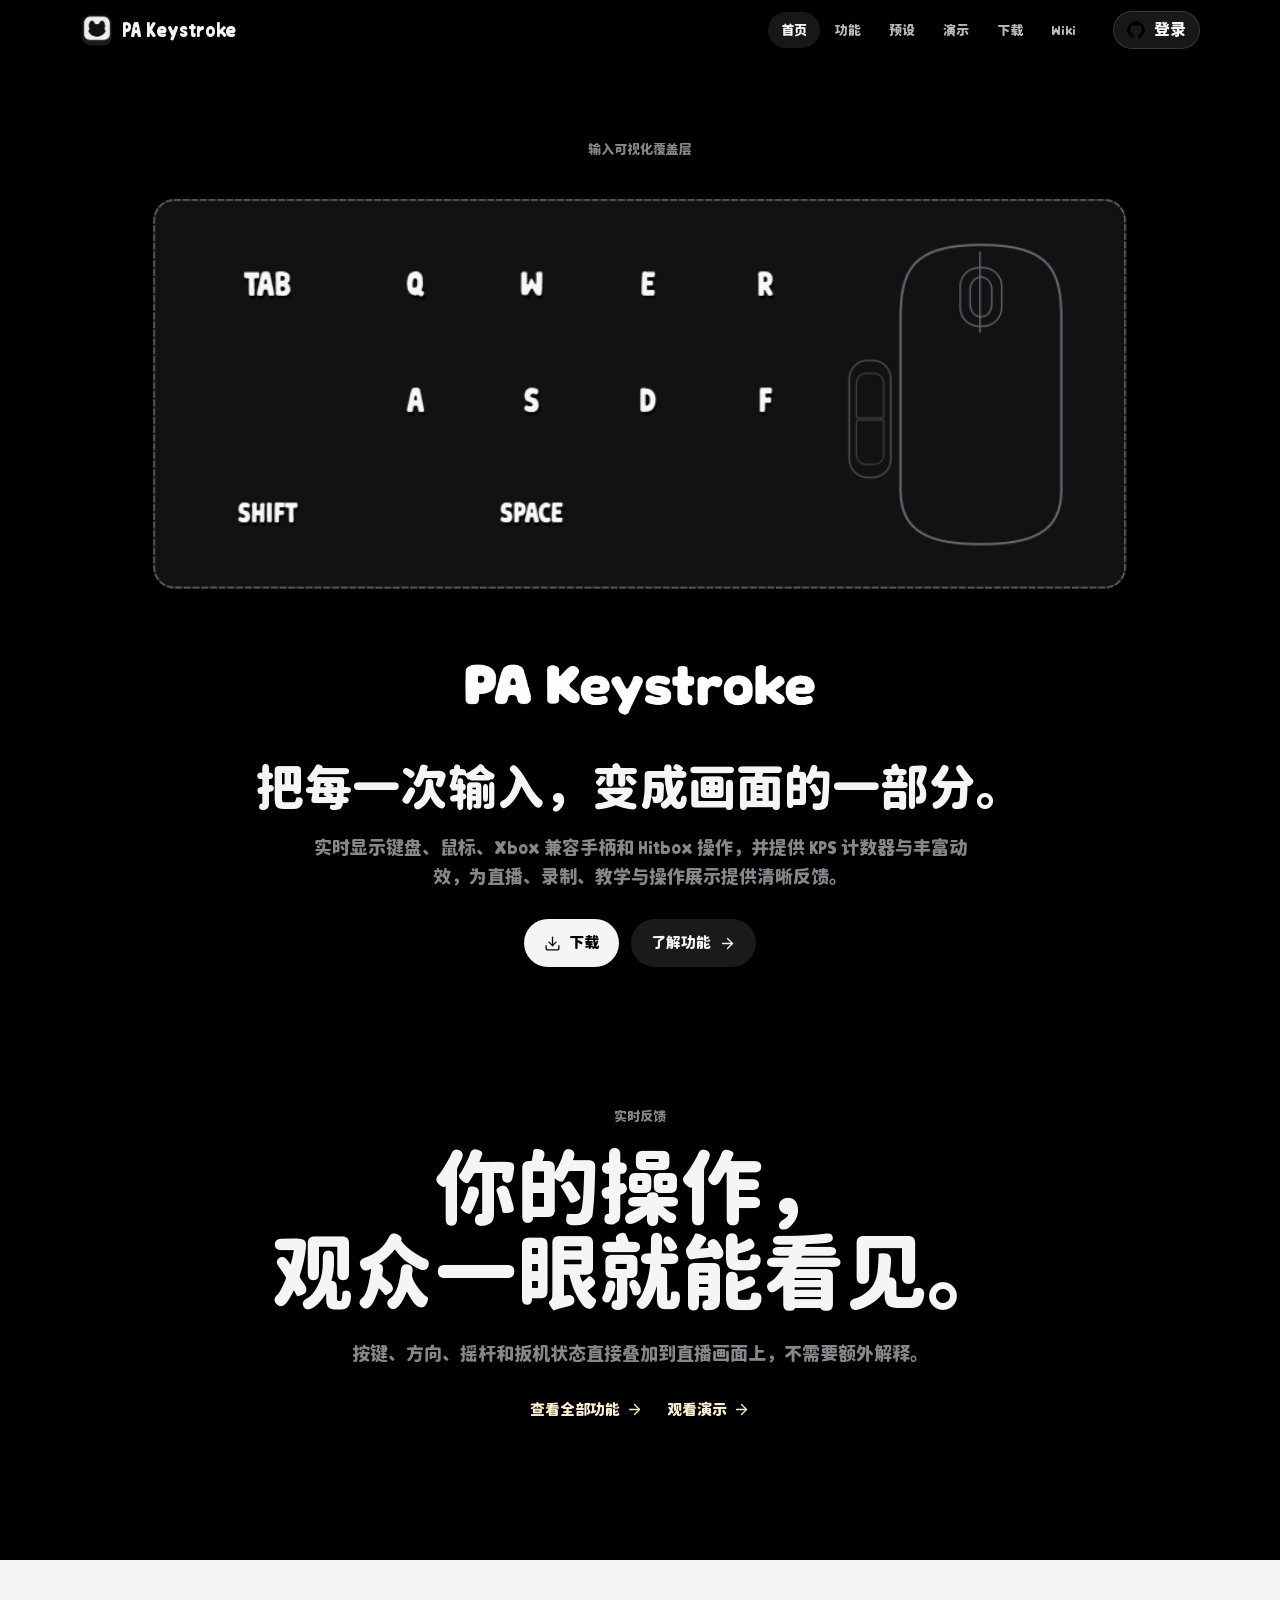
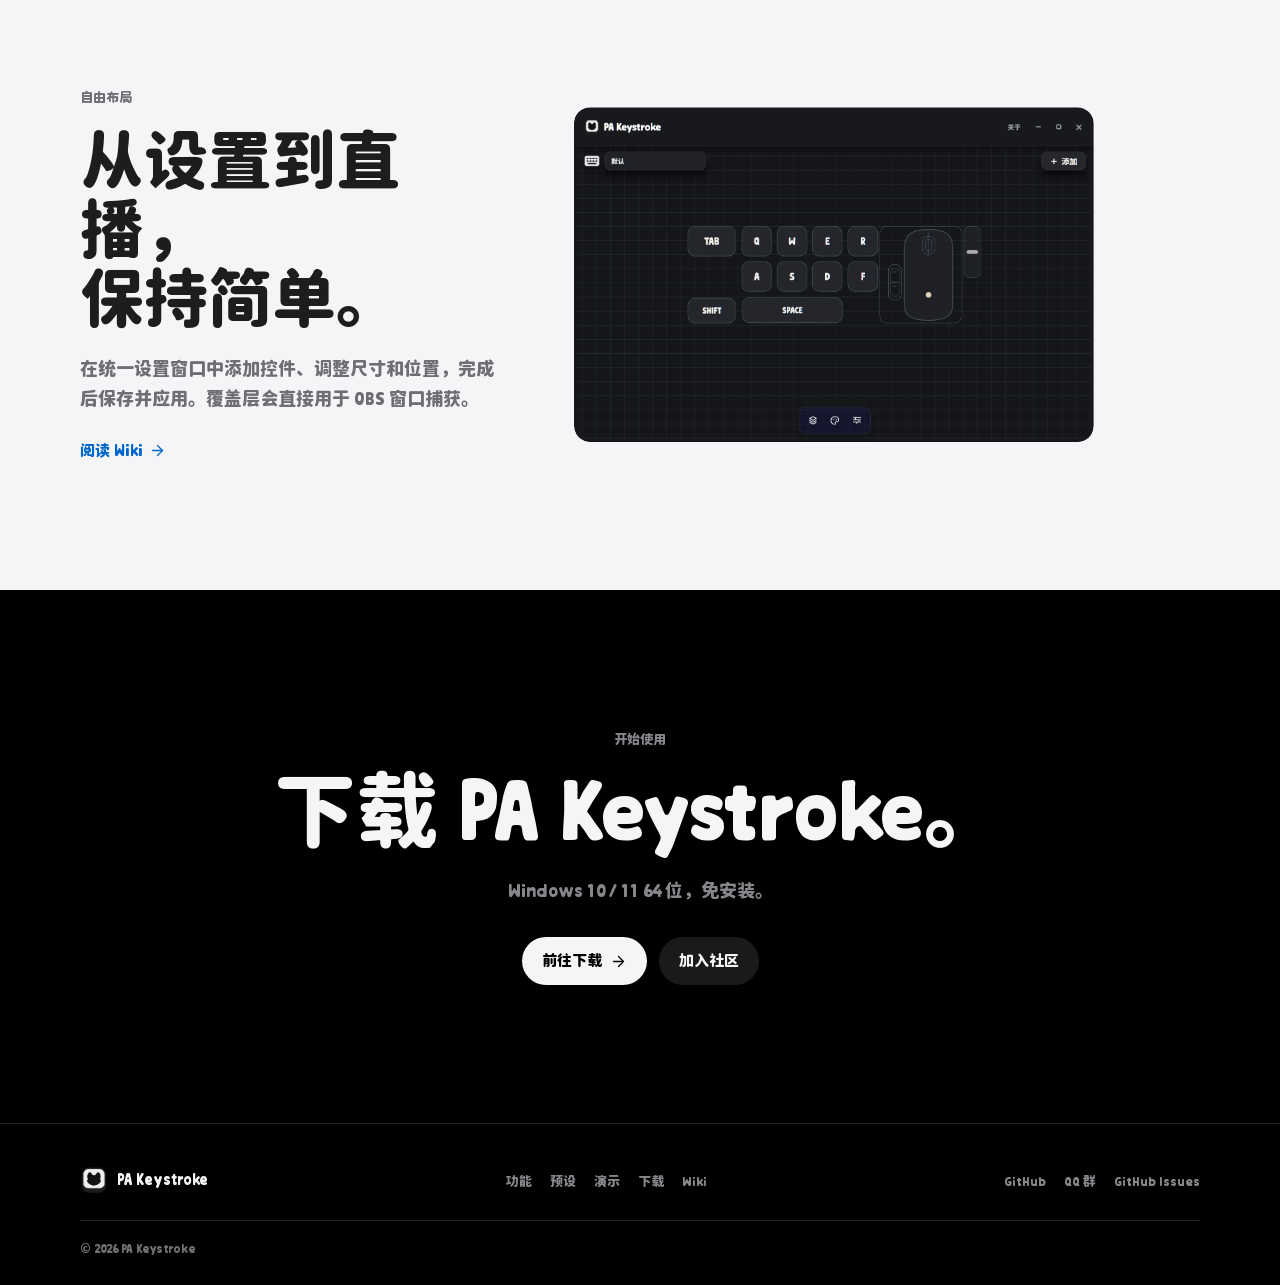
<file: index.html>
<!doctype html>
<html lang="zh-CN">
<head>
  <meta charset="utf-8">
  <meta name="viewport" content="width=device-width, initial-scale=1">
  <meta name="theme-color" content="#000000">
  <meta name="color-scheme" content="dark">
  <meta name="description" content="PA Keystroke 是一款输入可视化覆盖层工具，实时显示键盘、鼠标、Xbox 兼容手柄和 Hitbox 操作，并提供 KPS 计数器。">
  <meta name="keywords" content="PA Keystroke,按键显示,输入可视化,OBS,手柄显示,键盘显示,KPS,Hitbox">
  <meta property="og:type" content="website">
  <meta property="og:title" content="PA Keystroke">
  <meta property="og:description" content="把每一次输入，变成画面的一部分。">
  <meta property="og:url" content="https://pa-keystroke.github.io/PA-Keystroke-Web/">
  <meta property="og:image" content="https://pa-keystroke.github.io/PA-Keystroke-Web/assets/screenshots/02-overlay-keyboard.png">
  <title>PA Keystroke</title>
  <link rel="canonical" href="https://pa-keystroke.github.io/PA-Keystroke-Web/">
  <link rel="icon" type="image/png" href="assets/brand/icon.png">
  <link rel="preload" href="assets/fonts/LetsParty-Bold.woff2" as="font" type="font/woff2" crossorigin>
  <link rel="preload" as="image" href="assets/brand/text.png">
  <link rel="stylesheet" href="assets/styles.css?v=20261104-2">
  <link rel="stylesheet" href="assets/auth-header.css?v=20261002-5">
  <script src="assets/vendor/lucide.min.js" defer></script>
  <script src="assets/vendor/supabase.js?v=20261001-3" defer></script>
  <script src="assets/supabase-config.js?v=20261001-4" defer></script>
  <script src="assets/preset-store.js?v=20261117-1" defer></script>
  <script src="assets/auth-header.js?v=20261002-3" defer></script>
  <script src="assets/main.js?v=20261104-2" defer></script>
</head>
<body data-page="home">
  <a class="skip-link" href="#main">跳到主要内容</a>

  <header class="site-header" data-header>
    <div class="container header-inner">
      <a class="brand" href="index.html" aria-label="PA Keystroke 首页">
        <img class="brand-icon" src="assets/brand/icon.png" alt="" width="34" height="34">
        <span class="brand-text">PA Keystroke</span>
      </a>
      <nav class="site-nav" id="site-nav" aria-label="主导航" data-nav>
        <a href="index.html" aria-current="page">首页</a>
        <a href="features.html">功能</a>
        <a href="presets.html">预设</a>
        <a href="demo.html">演示</a>
        <a href="download.html">下载</a>
        <a href="wiki.html">Wiki</a>
      </nav>
      <div class="header-actions">
        <button class="nav-toggle" type="button" aria-expanded="false" aria-controls="site-nav" data-nav-toggle>
          <i data-lucide="menu" aria-hidden="true"></i>
          <span class="sr-only">打开导航</span>
        </button>
      </div>
    </div>
  </header>

  <main id="main">
    <section class="home-hero">
      <div class="container home-hero-copy" data-reveal-group>
        <p class="eyebrow reveal">输入可视化覆盖层</p>
        <div class="product-image-wrap reveal">
          <img class="home-product-image" src="assets/screenshots/02-overlay-keyboard.png" alt="PA Keystroke 键盘输入覆盖层" width="844" height="340">
        </div>
        <h1 class="reveal">
          <span class="sr-only">PA Keystroke</span>
          <img src="assets/brand/text.png" alt="" width="430" height="99" aria-hidden="true">
        </h1>
        <p class="hero-subtitle reveal">把每一次输入，变成画面的一部分。</p>
        <p class="hero-description reveal">实时显示键盘、鼠标、Xbox 兼容手柄和 Hitbox 操作，并提供 KPS 计数器与丰富动效，为直播、录制、教学与操作展示提供清晰反馈。</p>
        <div class="hero-actions reveal">
          <a class="button button-primary" href="https://github.com/PA-Keystroke/PA-Keystroke-Releases/releases/latest/download/PA-Keystroke.exe">
            <i data-lucide="download" aria-hidden="true"></i>
            下载
          </a>
          <a class="button button-secondary" href="features.html">
            了解功能
            <i data-lucide="arrow-right" aria-hidden="true"></i>
          </a>
        </div>
      </div>
    </section>

    <section class="statement">
      <div class="container statement-inner" data-reveal-group>
        <p class="section-label reveal">实时反馈</p>
        <h2 class="reveal">你的操作，<br>观众一眼就能看见。</h2>
        <p class="reveal">按键、方向、摇杆和扳机状态直接叠加到直播画面上，不需要额外解释。</p>
        <div class="text-links reveal">
          <a href="features.html">查看全部功能 <i data-lucide="arrow-right" aria-hidden="true"></i></a>
          <a href="demo.html">观看演示 <i data-lucide="arrow-right" aria-hidden="true"></i></a>
        </div>
      </div>
    </section>

    <section class="editorial">
      <div class="container editorial-grid" data-reveal-group>
        <div class="editorial-copy">
          <p class="section-label reveal">自由布局</p>
          <h2 class="reveal">从设置到直播，<br>保持简单。</h2>
          <p class="reveal">在统一设置窗口中添加控件、调整尺寸和位置，完成后保存并应用。覆盖层会直接用于 OBS 窗口捕获。</p>
          <a class="text-link reveal" href="wiki.html">阅读 Wiki <i data-lucide="arrow-right" aria-hidden="true"></i></a>
        </div>
        <div class="editorial-media reveal">
          <img src="assets/screenshots/01-main-window.png" alt="PA Keystroke 设置窗口" width="1180" height="760" loading="lazy">
        </div>
      </div>
    </section>

    <section class="closing">
      <div class="container closing-inner" data-reveal-group>
        <p class="section-label reveal">开始使用</p>
        <h2 class="reveal">下载 PA Keystroke。</h2>
        <p class="reveal">Windows 10 / 11 64 位，免安装。</p>
        <div class="hero-actions reveal">
          <a class="button button-primary" href="download.html">
            前往下载
            <i data-lucide="arrow-right" aria-hidden="true"></i>
          </a>
          <a class="button button-secondary" href="http://qm.qq.com/cgi-bin/qm/qr?_wv=1027&amp;k=&amp;group_code=85121371" target="_blank" rel="noreferrer">加入社区</a>
        </div>
      </div>
    </section>
  </main>

  <footer class="site-footer">
    <div class="container footer-main">
      <a class="footer-brand" href="index.html">
        <img src="assets/brand/icon.png" alt="" width="28" height="28">
        <span>PA Keystroke</span>
      </a>
      <nav class="footer-nav" aria-label="页脚导航">
        <a href="features.html">功能</a>
        <a href="presets.html">预设</a>
        <a href="demo.html">演示</a>
        <a href="download.html">下载</a>
        <a href="wiki.html">Wiki</a>
      </nav>
      <div class="footer-contact" aria-label="联系与项目">
        <a href="https://github.com/PA-Keystroke/PA-Keystroke-Releases" target="_blank" rel="noreferrer">GitHub</a>
        <a href="http://qm.qq.com/cgi-bin/qm/qr?_wv=1027&amp;k=&amp;group_code=85121371" target="_blank" rel="noreferrer">QQ 群</a>
        <a href="https://github.com/PA-Keystroke/PA-Keystroke-Releases/issues" target="_blank" rel="noreferrer">GitHub Issues</a>
      </div>
    </div>
    <div class="container footer-meta">
      <span>© <span data-current-year>2026</span> PA Keystroke</span>
    </div>
  </footer>

  <div class="toast" role="status" aria-live="polite" aria-atomic="true" data-toast></div>
</body>
</html>
</file>
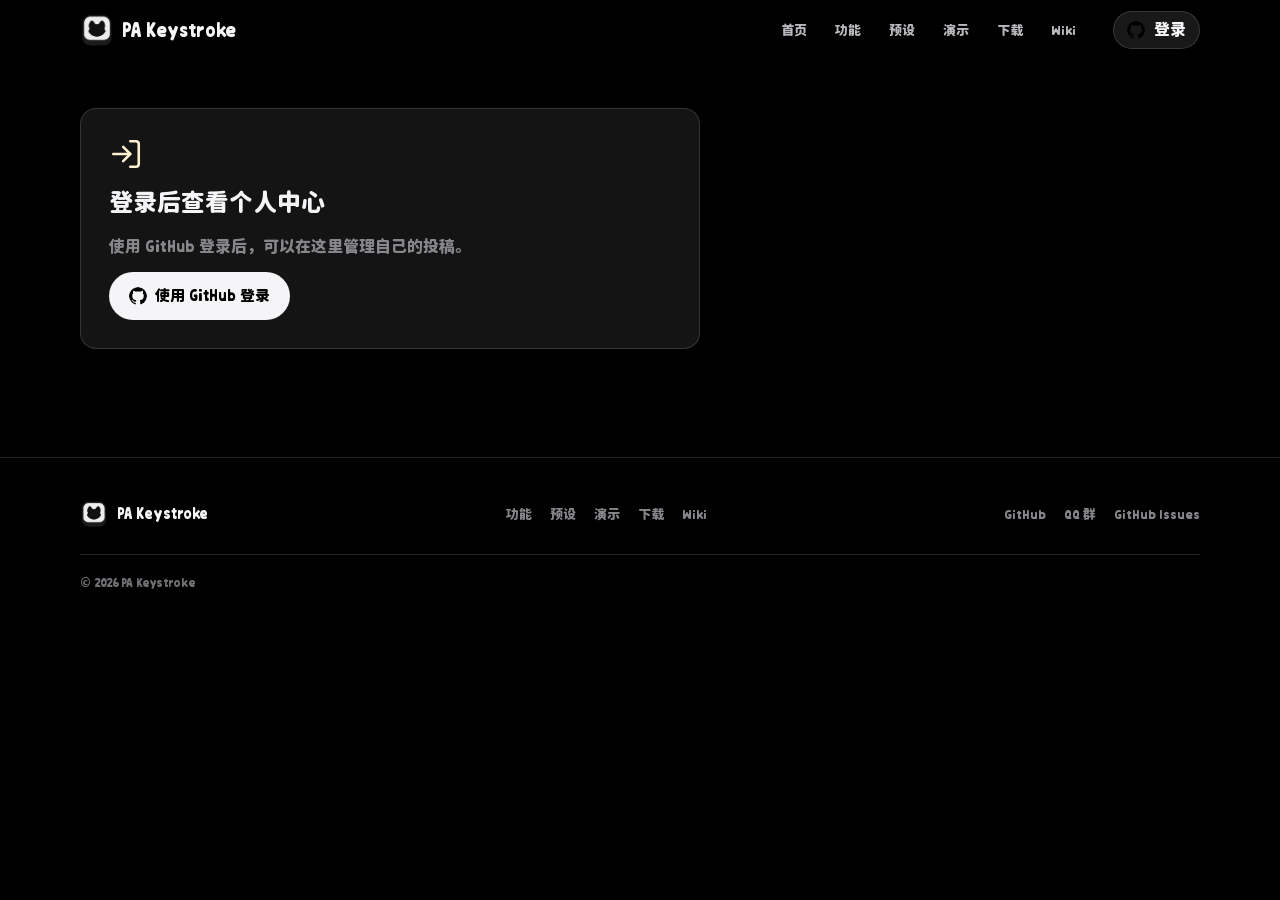
<file: account.html>
<!doctype html>
<html lang="zh-CN">
<head>
  <meta charset="utf-8">
  <meta name="viewport" content="width=device-width, initial-scale=1">
  <meta name="theme-color" content="#000000">
  <meta name="color-scheme" content="dark">
  <meta name="robots" content="noindex,nofollow">
  <title>个人中心 - PA Keystroke</title>
  <link rel="icon" type="image/png" href="assets/brand/icon.png">
  <link rel="preload" href="assets/fonts/LetsParty-Bold.woff2" as="font" type="font/woff2" crossorigin>
  <link rel="stylesheet" href="assets/styles.css?v=20261104-2">
  <link rel="stylesheet" href="assets/presets.css?v=20261002-4">
  <link rel="stylesheet" href="assets/account.css?v=20261002-9">
  <link rel="stylesheet" href="assets/auth-header.css?v=20261002-5">
  <script src="assets/vendor/lucide.min.js" defer></script>
  <script src="assets/vendor/supabase.js" defer></script>
  <script src="assets/supabase-config.js?v=20261001-4" defer></script>
  <script src="assets/preset-store.js?v=20261117-1" defer></script>
  <script src="assets/auth-header.js?v=20261002-3" defer></script>
  <script src="assets/main.js?v=20261104-2" defer></script>
  <script src="assets/account.js?v=20261002-10" defer></script>
</head>
<body data-page="account">
  <a class="skip-link" href="#main">跳到主要内容</a>

  <header class="site-header" data-header>
    <div class="container header-inner">
      <a class="brand" href="index.html" aria-label="PA Keystroke 首页">
        <img class="brand-icon" src="assets/brand/icon.png" alt="" width="42" height="42">
        <span class="brand-text">PA Keystroke</span>
      </a>
      <nav class="site-nav" id="site-nav" aria-label="主导航" data-nav>
        <a href="index.html">首页</a>
        <a href="features.html">功能</a>
        <a href="presets.html">预设</a>
        <a href="demo.html">演示</a>
        <a href="download.html">下载</a>
        <a href="wiki.html">Wiki</a>
      </nav>
      <div class="header-actions">
        <button class="nav-toggle" type="button" aria-expanded="false" aria-controls="site-nav" data-nav-toggle>
          <i data-lucide="menu" aria-hidden="true"></i>
          <span class="sr-only">打开导航</span>
        </button>
      </div>
    </div>
  </header>

  <main id="main">
    <h1 class="sr-only">个人中心</h1>
    <section class="account-center">
      <div class="container">
        <div class="account-gate" data-account-gate hidden>
          <i data-lucide="log-in" aria-hidden="true"></i>
          <h2>登录后查看个人中心</h2>
          <p>使用 GitHub 登录后，可以在这里管理自己的投稿。</p>
          <button class="button button-primary" type="button" data-account-login>
            <img src="assets/icons/github-mark.svg" alt="" width="18" height="18">
            使用 GitHub 登录
          </button>
        </div>

        <div class="account-content" data-account-content hidden>
          <div class="account-card">
            <div class="account-card-profile">
              <span class="account-avatar" data-account-avatar></span>
              <div>
                <h2 data-account-name>@user</h2>
                <p data-account-email></p>
              </div>
            </div>
            <div class="account-card-actions">
              <a class="button button-primary" href="presets.html?open=submit">
                <i data-lucide="upload" aria-hidden="true"></i>
                发布预设
              </a>
              <button class="button button-secondary is-danger" type="button" data-account-logout>
                <i data-lucide="log-out" aria-hidden="true"></i>
                退出登录
              </button>
            </div>
          </div>

          <div class="account-panel">
            <div class="account-panel-head">
              <div class="account-tabs" role="tablist" aria-label="投稿状态">
                <button class="account-tab is-active" type="button" role="tab" aria-selected="true" data-account-tab="">
                  全部
                  <span data-account-tab-count="all">0</span>
                </button>
                <button class="account-tab" type="button" role="tab" aria-selected="false" data-account-tab="pending">
                  待审核
                  <span data-account-tab-count="pending">0</span>
                </button>
                <button class="account-tab" type="button" role="tab" aria-selected="false" data-account-tab="approved">
                  已通过
                  <span data-account-tab-count="approved">0</span>
                </button>
                <button class="account-tab" type="button" role="tab" aria-selected="false" data-account-tab="rejected">
                  已拒绝
                  <span data-account-tab-count="rejected">0</span>
                </button>
              </div>
              <label class="account-search">
                <i data-lucide="search" aria-hidden="true"></i>
                <input type="search" placeholder="搜索投稿标题" data-account-search>
              </label>
            </div>

            <div class="account-feedback" data-account-feedback role="status"></div>

            <div class="account-layout">
              <div class="account-list-col">
                <div class="account-list" data-account-list></div>
                <div class="account-pagination" data-account-pagination></div>
              </div>
              <aside class="account-detail-col" data-account-detail>
                <div class="account-detail-empty">
                  <i data-lucide="mouse-pointer-click" aria-hidden="true"></i>
                  <p>从左边选一条投稿，这里会显示它的完整详情。</p>
                </div>
              </aside>
            </div>
          </div>
        </div>
      </div>
    </section>
  </main>

  <footer class="site-footer">
    <div class="container footer-main">
      <a class="footer-brand" href="index.html">
        <img src="assets/brand/icon.png" alt="" width="28" height="28">
        <span>PA Keystroke</span>
      </a>
      <nav class="footer-nav" aria-label="页脚导航">
        <a href="features.html">功能</a>
        <a href="presets.html">预设</a>
        <a href="demo.html">演示</a>
        <a href="download.html">下载</a>
        <a href="wiki.html">Wiki</a>
      </nav>
      <div class="footer-contact" aria-label="联系与项目">
        <a href="https://github.com/PA-Keystroke/PA-Keystroke-Releases" target="_blank" rel="noreferrer">GitHub</a>
        <a href="http://qm.qq.com/cgi-bin/qm/qr?_wv=1027&amp;k=&amp;group_code=85121371" target="_blank" rel="noreferrer">QQ 群</a>
        <a href="https://github.com/PA-Keystroke/PA-Keystroke-Releases/issues" target="_blank" rel="noreferrer">GitHub Issues</a>
      </div>
    </div>
    <div class="container footer-meta">
      <span>© <span data-current-year>2026</span> PA Keystroke</span>
    </div>
  </footer>

  <dialog class="preset-dialog account-resubmit-dialog" data-account-resubmit-dialog>
    <button class="preset-dialog-close" type="button" aria-label="关闭" data-close-dialog>
      <i data-lucide="x" aria-hidden="true"></i>
    </button>
    <div class="preset-dialog-frame preset-form-frame">
      <div class="preset-dialog-head">
        <div>
          <p class="section-kicker">RESUBMIT</p>
          <h2>修改并重新提交</h2>
        </div>
      </div>
      <form class="preset-form" data-account-resubmit-form>
        <div class="preset-form-grid">
          <label class="preset-field">
            <span>预设包标题 <strong>必填</strong></span>
            <input type="text" name="title" maxlength="120" required>
          </label>
          <label class="preset-field">
            <span>游戏</span>
            <input type="text" name="game" maxlength="120">
          </label>
          <label class="preset-field">
            <span>版本号 <strong>必填</strong></span>
            <input type="text" name="version" maxlength="40" required>
          </label>
          <div class="preset-field">
            <span>PA Keystroke 支持版本</span>
            <output class="preset-version-support-value" data-account-resubmit-version></output>
          </div>
          <div class="preset-field preset-field-wide">
            <span>适用范围</span>
            <output class="preset-version-support-value" data-account-resubmit-scope></output>
          </div>
          <label class="preset-field preset-field-wide">
            <span>介绍</span>
            <textarea name="description" rows="4" maxlength="2000"></textarea>
          </label>
          <div class="preset-field preset-field-wide">
            <span>更换预设 JSON 文件</span>
            <label class="preset-file-field">
              <input type="file" accept=".json,application/json" data-account-resubmit-file>
              <span class="preset-file-icon"><i data-lucide="file-json" aria-hidden="true"></i></span>
              <span>
                <strong>选择新的预设 JSON</strong>
                <small>不能直接修改原 JSON；请重新导出后在这里替换，最多 5 MB</small>
              </span>
            </label>
            <small class="preset-field-hint">不选择新文件时，会继续使用原来的 JSON 内容。</small>
          </div>
        </div>

        <div class="preset-edit-json-summary" data-account-resubmit-summary></div>

        <fieldset class="preset-edit-screenshots">
          <legend>截图（最多保留 5 张）</legend>
          <div class="preset-edit-screenshot-grid" data-account-resubmit-screenshots></div>
          <label class="preset-file-field">
            <input type="file" accept=".png,.jpg,.jpeg,.webp,.gif,.avif,.bmp,image/png,image/jpeg,image/webp,image/gif,image/avif,image/bmp" multiple data-account-resubmit-files>
            <span class="preset-file-icon"><i data-lucide="images" aria-hidden="true"></i></span>
            <span>
              <strong>添加新截图</strong>
              <small>新截图会追加到保留的截图后面，每张不超过 5 MB</small>
            </span>
          </label>
          <div class="preset-edit-screenshot-grid" data-account-resubmit-new-shots></div>
        </fieldset>

        <p class="preset-form-error" data-account-resubmit-error role="alert"></p>
        <div class="preset-form-actions">
          <button class="button button-secondary" type="button" data-close-dialog>取消</button>
          <button class="button button-primary" type="submit" data-account-resubmit-submit>
            <i data-lucide="send" aria-hidden="true"></i>
            重新提交审核
          </button>
        </div>
      </form>
    </div>
  </dialog>

  <dialog class="preset-dialog preset-confirm-dialog" data-account-delete-dialog>
    <button class="preset-dialog-close" type="button" aria-label="关闭" data-close-dialog>
      <i data-lucide="x" aria-hidden="true"></i>
    </button>
    <div class="preset-dialog-frame">
      <div class="preset-dialog-head">
        <div>
          <p class="section-kicker">DELETE PRESET</p>
          <h2>删除投稿</h2>
        </div>
      </div>
      <p class="preset-dialog-copy">删除后将从预设市场移除，此操作无法撤销。</p>
      <p class="preset-dialog-highlight" data-account-delete-title></p>
      <div class="preset-form-actions">
        <button class="button button-secondary" type="button" data-close-dialog>取消</button>
        <button class="button button-primary" type="button" data-account-delete-confirm>确认删除</button>
      </div>
    </div>
  </dialog>

  <div class="toast" role="status" aria-live="polite" aria-atomic="true" data-toast></div>
</body>
</html>
</file>
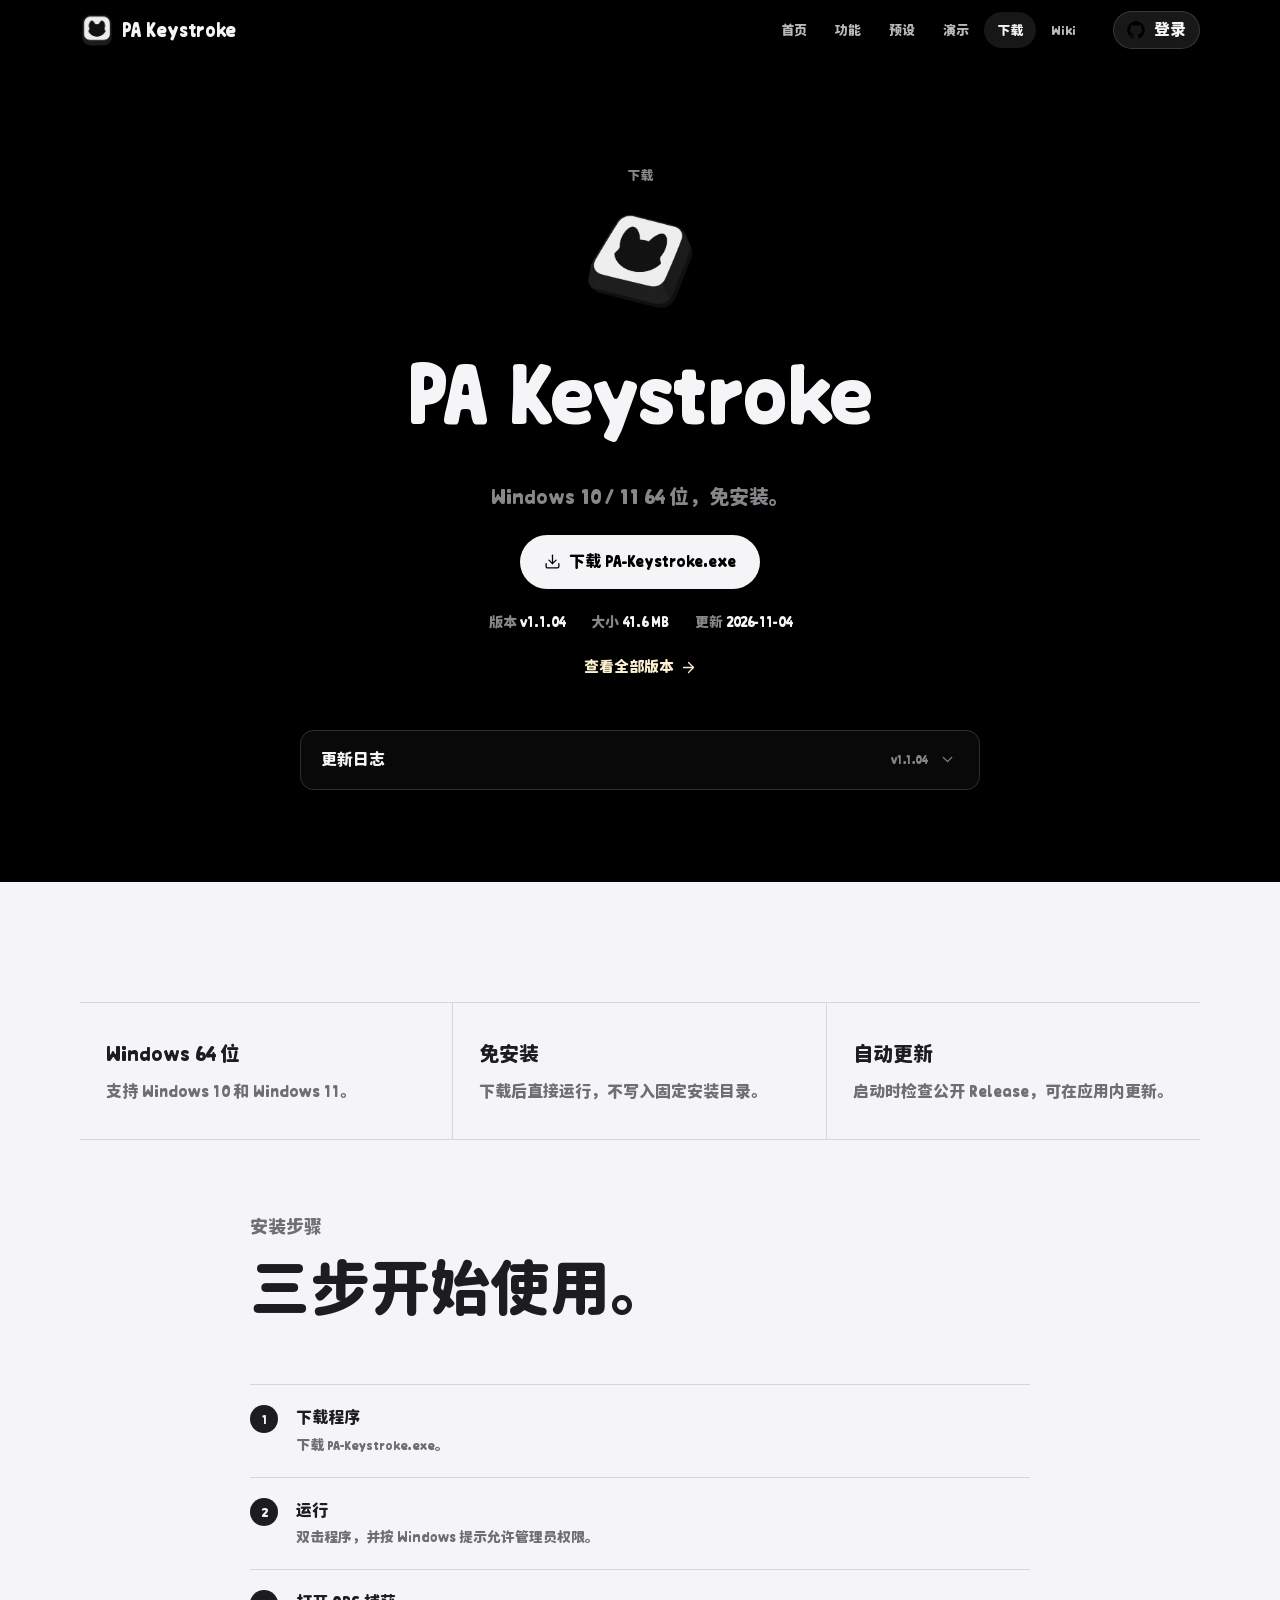
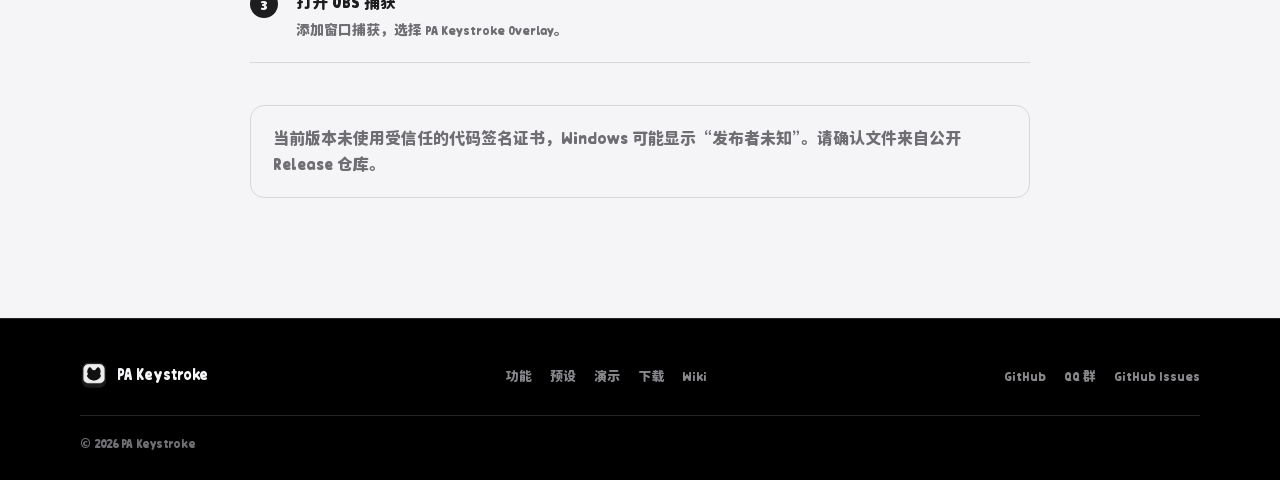
<file: download.html>
<!doctype html>
<html lang="zh-CN">
<head>
  <meta charset="utf-8">
  <meta name="viewport" content="width=device-width, initial-scale=1">
  <meta name="theme-color" content="#000000">
  <meta name="color-scheme" content="dark">
  <meta name="description" content="下载 PA Keystroke。Windows 10 / 11 64 位免安装版本，直接运行。">
  <meta property="og:title" content="下载 PA Keystroke">
  <meta property="og:description" content="Windows 10 / 11 64 位免安装版本。">
  <meta property="og:url" content="https://pa-keystroke.github.io/PA-Keystroke-Web/download.html">
  <title>下载 - PA Keystroke</title>
  <link rel="canonical" href="https://pa-keystroke.github.io/PA-Keystroke-Web/download.html">
  <link rel="icon" type="image/png" href="assets/brand/icon.png">
  <link rel="preload" href="assets/fonts/LetsParty-Bold.woff2" as="font" type="font/woff2" crossorigin>
  <link rel="stylesheet" href="assets/styles.css?v=20261104-2">
  <link rel="stylesheet" href="assets/auth-header.css?v=20261002-5">
  <script src="assets/vendor/lucide.min.js" defer></script>
  <script src="assets/vendor/supabase.js?v=20261001-3" defer></script>
  <script src="assets/supabase-config.js?v=20261001-4" defer></script>
  <script src="assets/preset-store.js?v=20261117-1" defer></script>
  <script src="assets/auth-header.js?v=20261002-3" defer></script>
  <script src="assets/main.js?v=20261104-2" defer></script>
</head>
<body data-page="download">
  <a class="skip-link" href="#main">跳到主要内容</a>
  <header class="site-header" data-header>
    <div class="container header-inner">
      <a class="brand" href="index.html" aria-label="PA Keystroke 首页">
        <img class="brand-icon" src="assets/brand/icon.png" alt="" width="34" height="34">
        <span class="brand-text">PA Keystroke</span>
      </a>
      <nav class="site-nav" id="site-nav" aria-label="主导航" data-nav>
        <a href="index.html">首页</a>
        <a href="features.html">功能</a>
        <a href="presets.html">预设</a>
        <a href="demo.html">演示</a>
        <a href="download.html" aria-current="page">下载</a>
        <a href="wiki.html">Wiki</a>
      </nav>
      <div class="header-actions">
        <button class="nav-toggle" type="button" aria-expanded="false" aria-controls="site-nav" data-nav-toggle>
          <i data-lucide="menu" aria-hidden="true"></i>
          <span class="sr-only">打开导航</span>
        </button>
      </div>
    </div>
  </header>

  <main id="main">
    <section class="page-hero">
      <div class="container page-hero-inner download-action">
        <p class="section-label">下载</p>
        <img class="download-page-icon" src="assets/brand/icon_big.png" alt="" width="1254" height="1254">
        <h1>PA Keystroke</h1>
        <p>Windows 10 / 11 64 位，免安装。</p>
        <a class="button button-primary button-large" href="https://github.com/PA-Keystroke/PA-Keystroke-Releases/releases/latest/download/PA-Keystroke.exe">
          <i data-lucide="download" aria-hidden="true"></i>
          下载 PA-Keystroke.exe
        </a>
        <div class="release-facts" aria-live="polite" data-release-facts>
          <span>版本 <strong data-release-version>v1.1.04</strong></span>
          <span>大小 <strong data-release-size>41.6 MB</strong></span>
          <span>更新 <strong data-release-date>2026-11-04</strong></span>
        </div>
        <a class="text-link" href="https://github.com/PA-Keystroke/PA-Keystroke-Releases/releases" target="_blank" rel="noreferrer">
          查看全部版本 <i data-lucide="arrow-right" aria-hidden="true"></i>
        </a>
        <details class="release-notes" data-release-notes-panel>
          <summary>
            <span>更新日志</span>
            <span data-release-notes-version>v1.1.04</span>
            <i data-lucide="chevron-down" aria-hidden="true"></i>
          </summary>
          <div class="release-notes-body" data-release-notes>
            <h4>Changelog</h4>
            <p><strong>功能新增</strong></p>
            <ul>
              <li>新增 KPS 计数器，可按键盘、鼠标或两者统计，并自定义显示模板和对齐方式。</li>
              <li>新增 Hitbox 输入模式，支持十二键与摇杆 + 八键面板、键盘输出型和手柄输出型。</li>
              <li>键内动效新增扫描、霓虹、蓄能、裂纹和波动；键外动效新增光环、电弧、余烬和流星。</li>
              <li>鼠标位移点与独立位移指示器支持拖尾。</li>
              <li>修复启动时默认选中控件、删除后自动选中其它控件，以及鼠标侧键背景不显示的问题。</li>
              <li>修复个性化提示裁切和颜色选择器消失，关闭背景与外框后不再显示低可读性提示。</li>
              <li>优化大量控件预设的打开、切换与重绘性能，减少卡顿。</li>
            </ul>
          </div>
        </details>
      </div>
    </section>

    <section class="page-section light">
      <div class="container">
        <div class="spec-row">
          <article>
            <strong>Windows 64 位</strong>
            <p>支持 Windows 10 和 Windows 11。</p>
          </article>
          <article>
            <strong>免安装</strong>
            <p>下载后直接运行，不写入固定安装目录。</p>
          </article>
          <article>
            <strong>自动更新</strong>
            <p>启动时检查公开 Release，可在应用内更新。</p>
          </article>
        </div>

        <div class="download-steps">
          <div class="section-intro">
            <p class="section-label">安装步骤</p>
            <h2>三步开始使用。</h2>
          </div>
          <ol class="step-list">
            <li><span>1</span><div><strong>下载程序</strong><p>下载 <code>PA-Keystroke.exe</code>。</p></div></li>
            <li><span>2</span><div><strong>运行</strong><p>双击程序，并按 Windows 提示允许管理员权限。</p></div></li>
            <li><span>3</span><div><strong>打开 OBS 捕获</strong><p>添加窗口捕获，选择 <code>PA Keystroke Overlay</code>。</p></div></li>
          </ol>
          <div class="download-warning">
            当前版本未使用受信任的代码签名证书，Windows 可能显示“发布者未知”。请确认文件来自公开 Release 仓库。
          </div>
        </div>
      </div>
    </section>
  </main>

  <footer class="site-footer">
    <div class="container footer-main">
      <a class="footer-brand" href="index.html">
        <img src="assets/brand/icon.png" alt="" width="28" height="28">
        <span>PA Keystroke</span>
      </a>
      <nav class="footer-nav" aria-label="页脚导航">
        <a href="features.html">功能</a>
        <a href="presets.html">预设</a>
        <a href="demo.html">演示</a>
        <a href="download.html">下载</a>
        <a href="wiki.html">Wiki</a>
      </nav>
      <div class="footer-contact" aria-label="联系与项目">
        <a href="https://github.com/PA-Keystroke/PA-Keystroke-Releases" target="_blank" rel="noreferrer">GitHub</a>
        <a href="http://qm.qq.com/cgi-bin/qm/qr?_wv=1027&amp;k=&amp;group_code=85121371" target="_blank" rel="noreferrer">QQ 群</a>
        <a href="https://github.com/PA-Keystroke/PA-Keystroke-Releases/issues" target="_blank" rel="noreferrer">GitHub Issues</a>
      </div>
    </div>
    <div class="container footer-meta">
      <span>© <span data-current-year>2026</span> PA Keystroke</span>
    </div>
  </footer>

  <div class="toast" role="status" aria-live="polite" aria-atomic="true" data-toast></div>
</body>
</html>
</file>
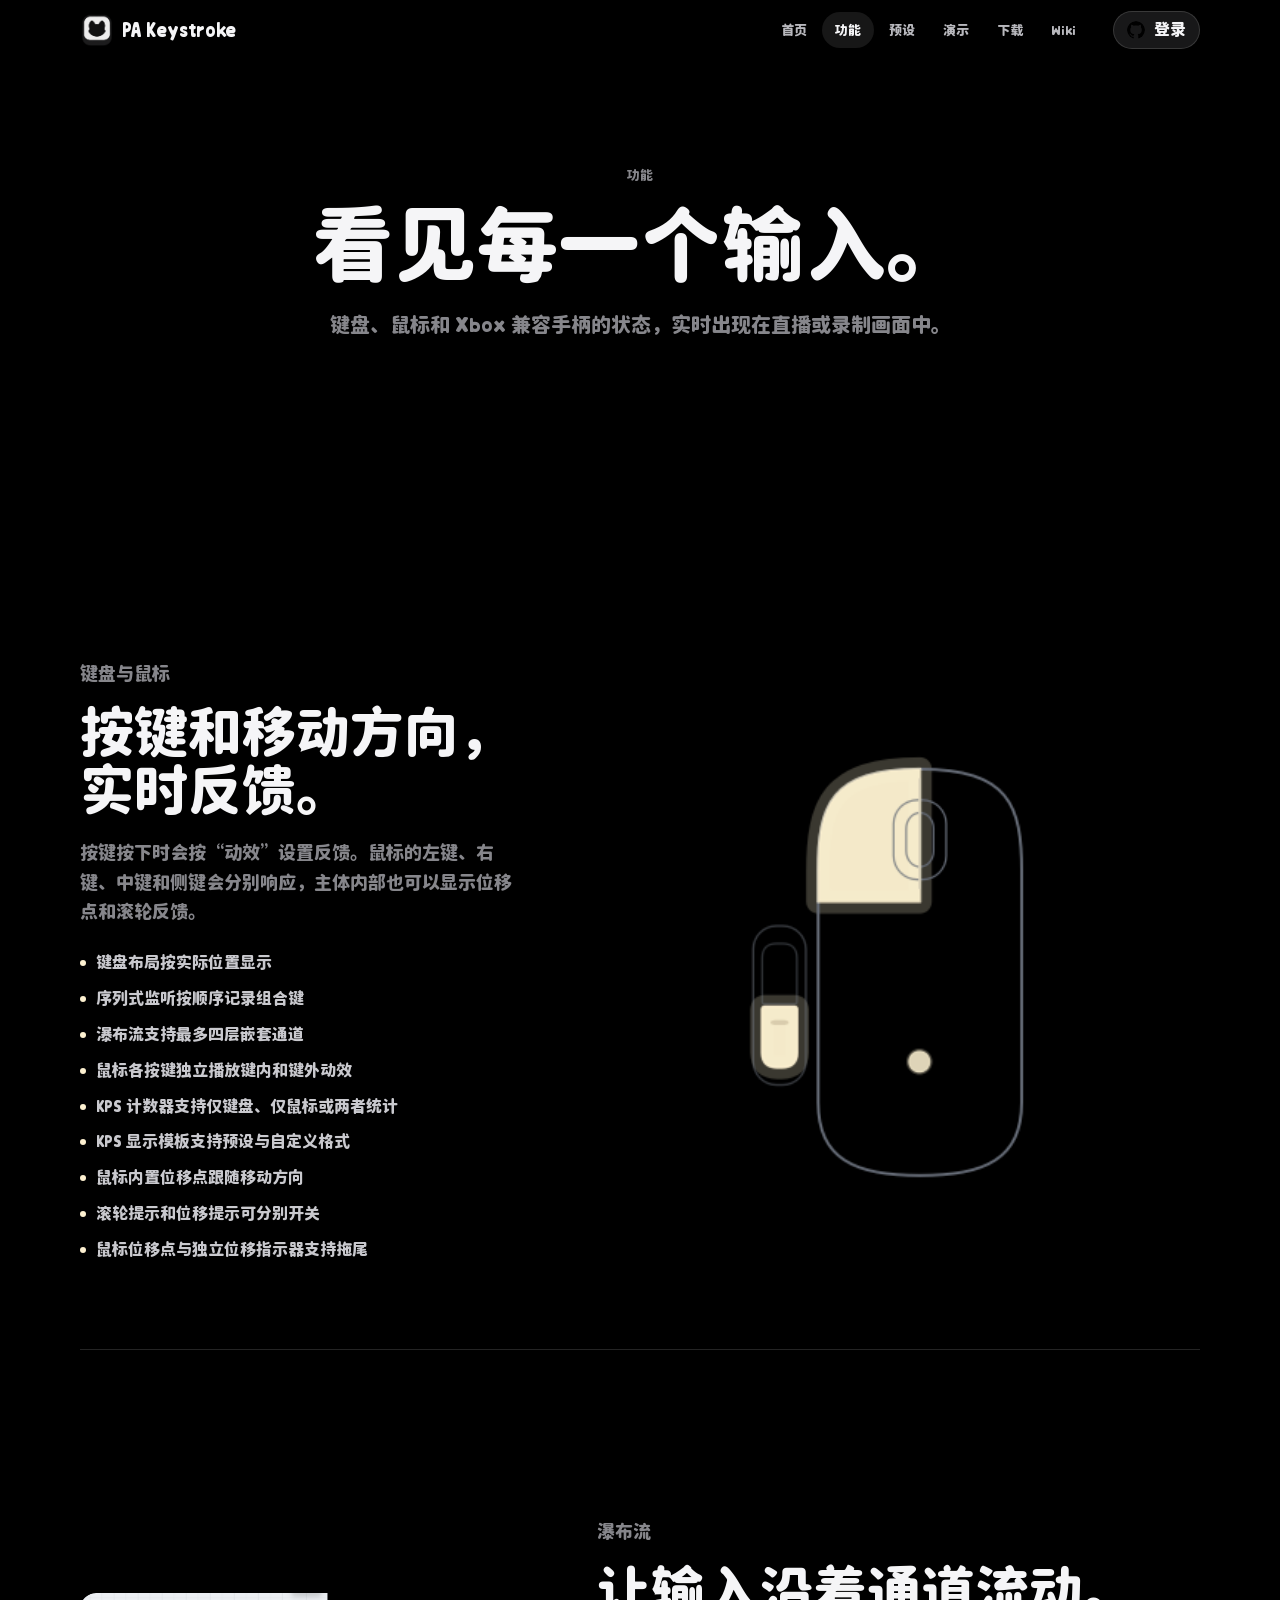
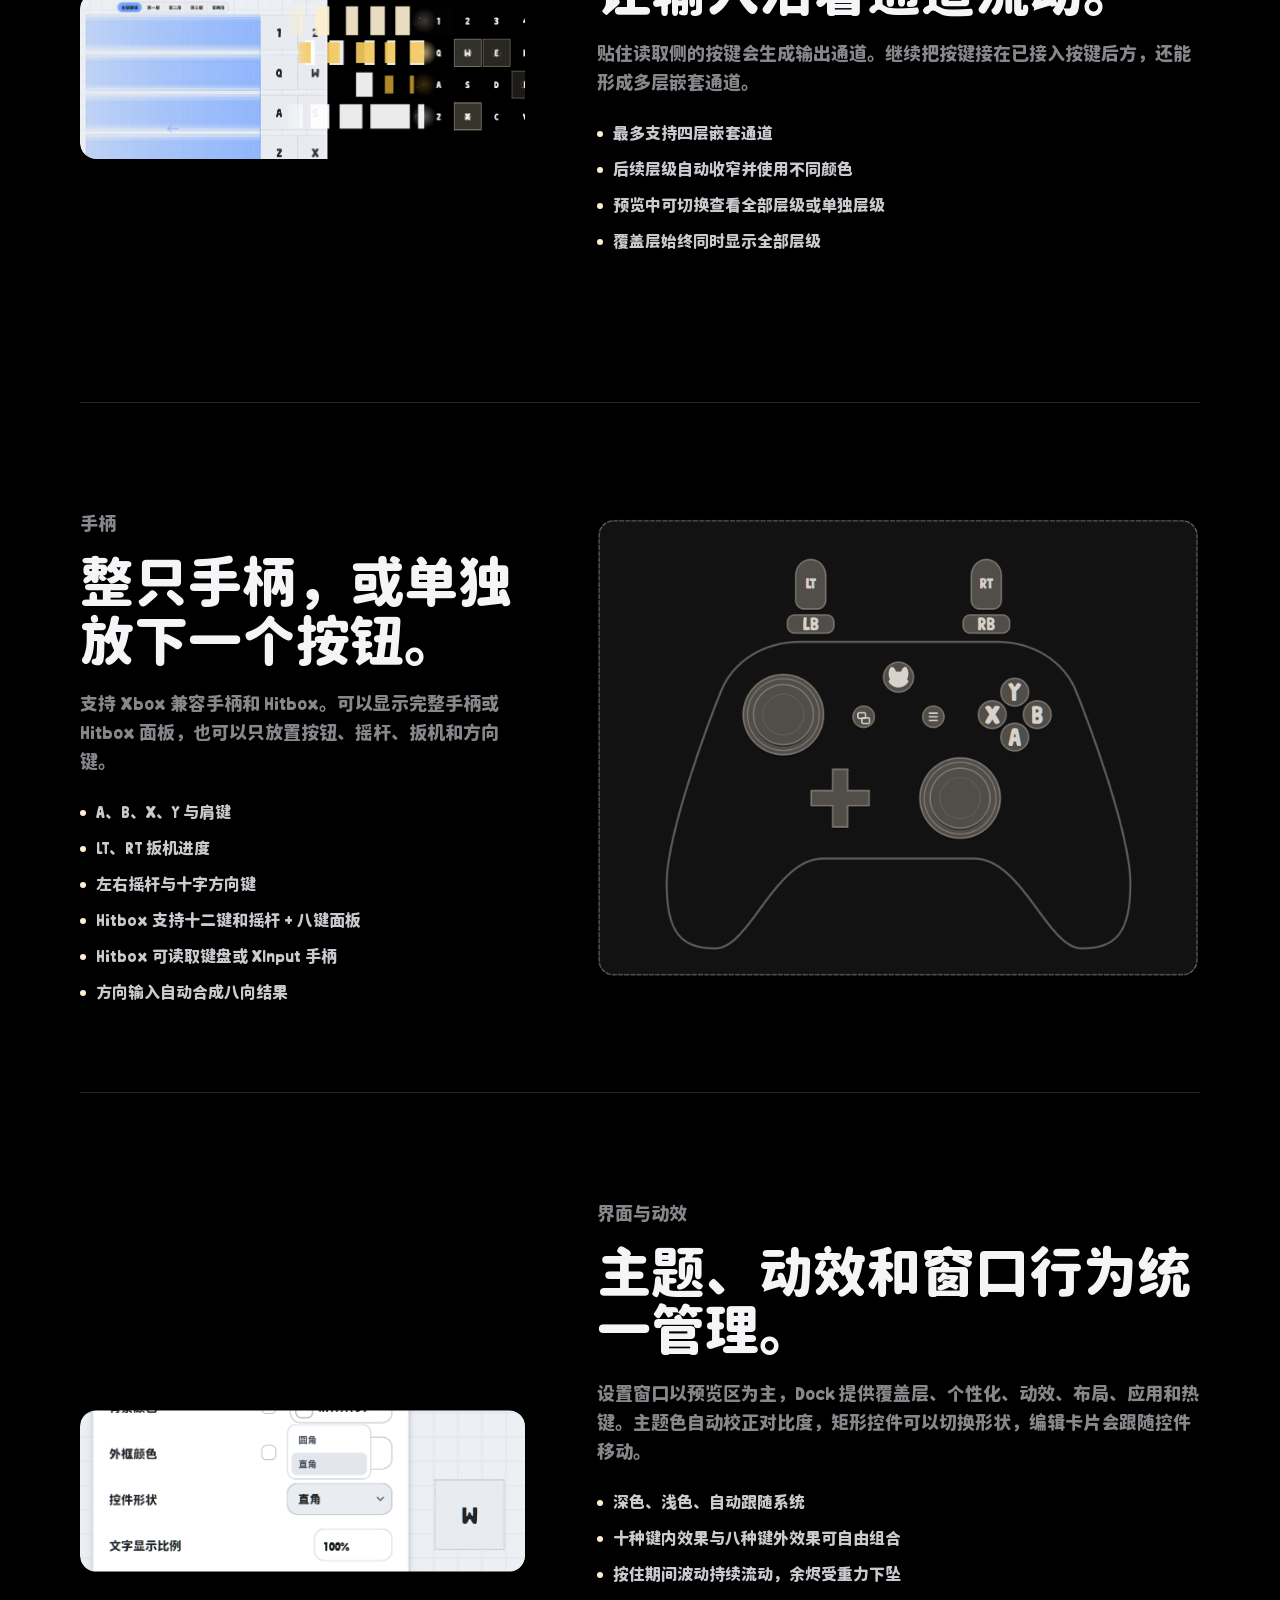
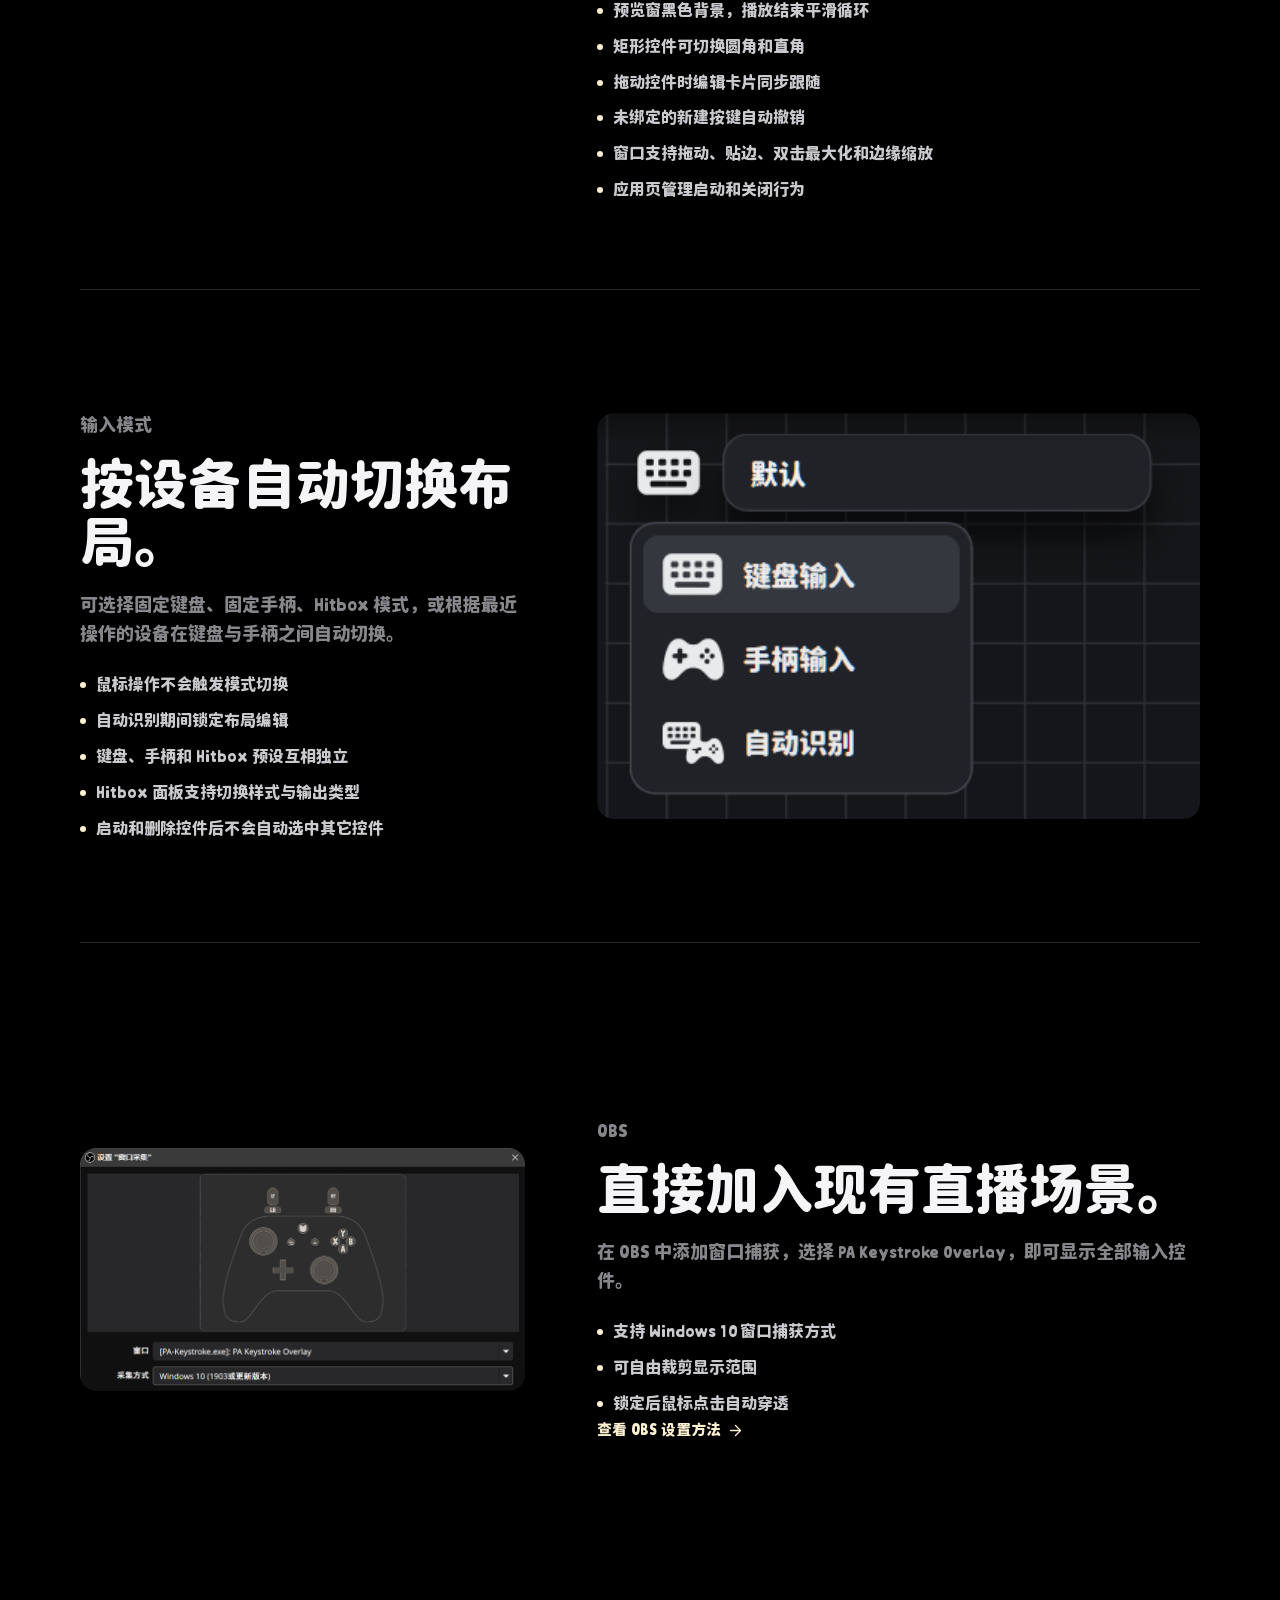
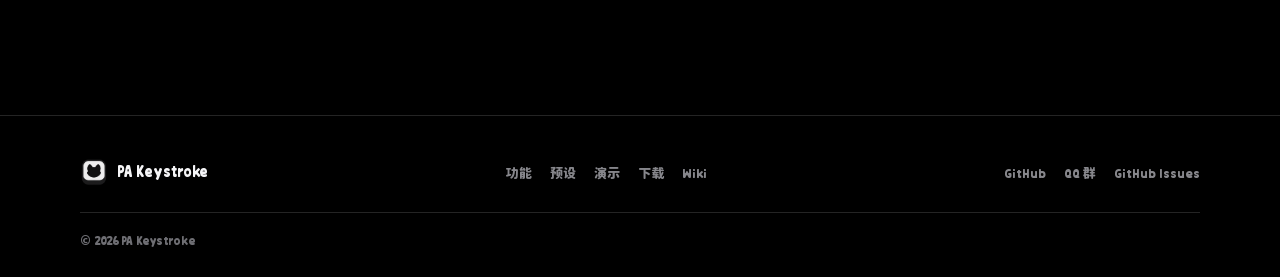
<file: features.html>
<!doctype html>
<html lang="zh-CN">
<head>
  <meta charset="utf-8">
  <meta name="viewport" content="width=device-width, initial-scale=1">
  <meta name="theme-color" content="#000000">
  <meta name="color-scheme" content="dark">
  <meta name="description" content="PA Keystroke 功能：键盘、鼠标、手柄和 Hitbox 实时反馈，KPS 计数器、多层瀑布流、分键动效与自动识别，并支持 OBS 窗口捕获。">
  <meta property="og:title" content="PA Keystroke 功能">
  <meta property="og:description" content="实时显示键盘、鼠标和 Xbox 兼容手柄操作。">
  <meta property="og:url" content="https://pa-keystroke.github.io/PA-Keystroke-Web/features.html">
  <title>功能 - PA Keystroke</title>
  <link rel="canonical" href="https://pa-keystroke.github.io/PA-Keystroke-Web/features.html">
  <link rel="icon" type="image/png" href="assets/brand/icon.png">
  <link rel="preload" href="assets/fonts/LetsParty-Bold.woff2" as="font" type="font/woff2" crossorigin>
  <link rel="stylesheet" href="assets/styles.css?v=20261104-2">
  <link rel="stylesheet" href="assets/auth-header.css?v=20261002-5">
  <script src="assets/vendor/lucide.min.js" defer></script>
  <script src="assets/vendor/supabase.js?v=20261001-3" defer></script>
  <script src="assets/supabase-config.js?v=20261001-4" defer></script>
  <script src="assets/preset-store.js?v=20261117-1" defer></script>
  <script src="assets/auth-header.js?v=20261002-3" defer></script>
  <script src="assets/main.js?v=20261104-2" defer></script>
</head>
<body data-page="features">
  <a class="skip-link" href="#main">跳到主要内容</a>
  <header class="site-header" data-header>
    <div class="container header-inner">
      <a class="brand" href="index.html" aria-label="PA Keystroke 首页">
        <img class="brand-icon" src="assets/brand/icon.png" alt="" width="34" height="34">
        <span class="brand-text">PA Keystroke</span>
      </a>
      <nav class="site-nav" id="site-nav" aria-label="主导航" data-nav>
        <a href="index.html">首页</a>
        <a href="features.html" aria-current="page">功能</a>
        <a href="presets.html">预设</a>
        <a href="demo.html">演示</a>
        <a href="download.html">下载</a>
        <a href="wiki.html">Wiki</a>
      </nav>
      <div class="header-actions">
        <button class="nav-toggle" type="button" aria-expanded="false" aria-controls="site-nav" data-nav-toggle>
          <i data-lucide="menu" aria-hidden="true"></i>
          <span class="sr-only">打开导航</span>
        </button>
      </div>
    </div>
  </header>

  <main id="main">
    <section class="page-hero">
      <div class="container page-hero-inner" data-reveal-group>
        <p class="section-label reveal">功能</p>
        <h1 class="reveal">看见每一个输入。</h1>
        <p class="reveal">键盘、鼠标和 Xbox 兼容手柄的状态，实时出现在直播或录制画面中。</p>
      </div>
    </section>

    <section class="page-section">
      <div class="container">
        <article class="feature-block" data-reveal-group>
          <div class="feature-copy">
            <p class="section-label reveal">键盘与鼠标</p>
            <h3 class="reveal">按键和移动方向，实时反馈。</h3>
            <p class="reveal">按键按下时会按“动效”设置反馈。鼠标的左键、右键、中键和侧键会分别响应，主体内部也可以显示位移点和滚轮反馈。</p>
            <ul class="feature-list reveal">
              <li>键盘布局按实际位置显示</li>
              <li>序列式监听按顺序记录组合键</li>
              <li>瀑布流支持最多四层嵌套通道</li>
              <li>鼠标各按键独立播放键内和键外动效</li>
              <li>KPS 计数器支持仅键盘、仅鼠标或两者统计</li>
              <li>KPS 显示模板支持预设与自定义格式</li>
              <li>鼠标内置位移点跟随移动方向</li>
              <li>滚轮提示和位移提示可分别开关</li>
              <li>鼠标位移点与独立位移指示器支持拖尾</li>
            </ul>
          </div>
          <div class="feature-media portrait-media reveal">
            <img src="assets/screenshots/11-mouse-button-motion.png" alt="鼠标左键单独显示触发动效" width="352" height="368" loading="eager">
          </div>
        </article>

        <article class="feature-block reverse" data-reveal-group>
          <div class="feature-copy">
            <p class="section-label reveal">瀑布流</p>
            <h3 class="reveal">让输入沿着通道流动。</h3>
            <p class="reveal">贴住读取侧的按键会生成输出通道。继续把按键接在已接入按键后方，还能形成多层嵌套通道。</p>
            <ul class="feature-list reveal">
              <li>最多支持四层嵌套通道</li>
              <li>后续层级自动收窄并使用不同颜色</li>
              <li>预览中可切换查看全部层级或单独层级</li>
              <li>覆盖层始终同时显示全部层级</li>
            </ul>
          </div>
          <div class="feature-media reveal">
            <img src="assets/screenshots/12-waterfall-layers.png" alt="瀑布流多层通道和层级切换器" width="1850" height="691" loading="lazy">
          </div>
        </article>

        <article class="feature-block" data-reveal-group>
          <div class="feature-copy">
            <p class="section-label reveal">手柄</p>
            <h3 class="reveal">整只手柄，或单独放下一个按钮。</h3>
            <p class="reveal">支持 Xbox 兼容手柄和 Hitbox。可以显示完整手柄或 Hitbox 面板，也可以只放置按钮、摇杆、扳机和方向键。</p>
            <ul class="feature-list reveal">
              <li>A、B、X、Y 与肩键</li>
              <li>LT、RT 扳机进度</li>
              <li>左右摇杆与十字方向键</li>
              <li>Hitbox 支持十二键和摇杆 + 八键面板</li>
              <li>Hitbox 可读取键盘或 XInput 手柄</li>
              <li>方向输入自动合成八向结果</li>
            </ul>
          </div>
          <div class="feature-media compact-media reveal">
            <img src="assets/screenshots/03-overlay-gamepad.png" alt="PA Keystroke 手柄覆盖层" width="735" height="560" loading="lazy">
          </div>
        </article>

        <article class="feature-block reverse" data-reveal-group>
          <div class="feature-copy">
            <p class="section-label reveal">界面与动效</p>
            <h3 class="reveal">主题、动效和窗口行为统一管理。</h3>
            <p class="reveal">设置窗口以预览区为主，Dock 提供覆盖层、个性化、动效、布局、应用和热键。主题色自动校正对比度，矩形控件可以切换形状，编辑卡片会跟随控件移动。</p>
            <ul class="feature-list reveal">
              <li>深色、浅色、自动跟随系统</li>
              <li>十种键内效果与八种键外效果可自由组合</li>
              <li>按住期间波动持续流动，余烬受重力下坠</li>
              <li>预览窗黑色背景，播放结束平滑循环</li>
              <li>矩形控件可切换圆角和直角</li>
              <li>拖动控件时编辑卡片同步跟随</li>
              <li>未绑定的新建按键自动撤销</li>
              <li>窗口支持拖动、贴边、双击最大化和边缘缩放</li>
              <li>应用页管理启动和关闭行为</li>
            </ul>
          </div>
          <div class="feature-media reveal">
            <img src="assets/screenshots/10-control-shape.png" alt="个性化卡片中的控件形状设置" width="926" height="335" loading="lazy">
          </div>
        </article>

        <article class="feature-block" data-reveal-group>
          <div class="feature-copy">
            <p class="section-label reveal">输入模式</p>
            <h3 class="reveal">按设备自动切换布局。</h3>
            <p class="reveal">可选择固定键盘、固定手柄、Hitbox 模式，或根据最近操作的设备在键盘与手柄之间自动切换。</p>
            <ul class="feature-list reveal">
              <li>鼠标操作不会触发模式切换</li>
              <li>自动识别期间锁定布局编辑</li>
              <li>键盘、手柄和 Hitbox 预设互相独立</li>
              <li>Hitbox 面板支持切换样式与输出类型</li>
              <li>启动和删除控件后不会自动选中其它控件</li>
            </ul>
          </div>
          <div class="feature-media compact-media reveal">
            <img src="assets/screenshots/04-auto-mode.png" alt="PA Keystroke 自动识别模式" width="401" height="274" loading="lazy">
          </div>
        </article>

        <article class="feature-block reverse" data-reveal-group>
          <div class="feature-copy">
            <p class="section-label reveal">OBS</p>
            <h3 class="reveal">直接加入现有直播场景。</h3>
            <p class="reveal">在 OBS 中添加窗口捕获，选择 <code>PA Keystroke Overlay</code>，即可显示全部输入控件。</p>
            <ul class="feature-list reveal">
              <li>支持 Windows 10 窗口捕获方式</li>
              <li>可自由裁剪显示范围</li>
              <li>锁定后鼠标点击自动穿透</li>
            </ul>
            <a class="text-link reveal" href="wiki.html#obs">查看 OBS 设置方法 <i data-lucide="arrow-right" aria-hidden="true"></i></a>
          </div>
          <div class="feature-media reveal">
            <img src="assets/screenshots/09-obs-window-capture.png" alt="在 OBS 中选择 PA Keystroke Overlay" width="900" height="491" loading="lazy">
          </div>
        </article>
      </div>
    </section>
  </main>

  <footer class="site-footer">
    <div class="container footer-main">
      <a class="footer-brand" href="index.html">
        <img src="assets/brand/icon.png" alt="" width="28" height="28">
        <span>PA Keystroke</span>
      </a>
      <nav class="footer-nav" aria-label="页脚导航">
        <a href="features.html">功能</a>
        <a href="presets.html">预设</a>
        <a href="demo.html">演示</a>
        <a href="download.html">下载</a>
        <a href="wiki.html">Wiki</a>
      </nav>
      <div class="footer-contact" aria-label="联系与项目">
        <a href="https://github.com/PA-Keystroke/PA-Keystroke-Releases" target="_blank" rel="noreferrer">GitHub</a>
        <a href="http://qm.qq.com/cgi-bin/qm/qr?_wv=1027&amp;k=&amp;group_code=85121371" target="_blank" rel="noreferrer">QQ 群</a>
        <a href="https://github.com/PA-Keystroke/PA-Keystroke-Releases/issues" target="_blank" rel="noreferrer">GitHub Issues</a>
      </div>
    </div>
    <div class="container footer-meta">
      <span>© <span data-current-year>2026</span> PA Keystroke</span>
    </div>
  </footer>

  <div class="toast" role="status" aria-live="polite" aria-atomic="true" data-toast></div>
</body>
</html>
</file>
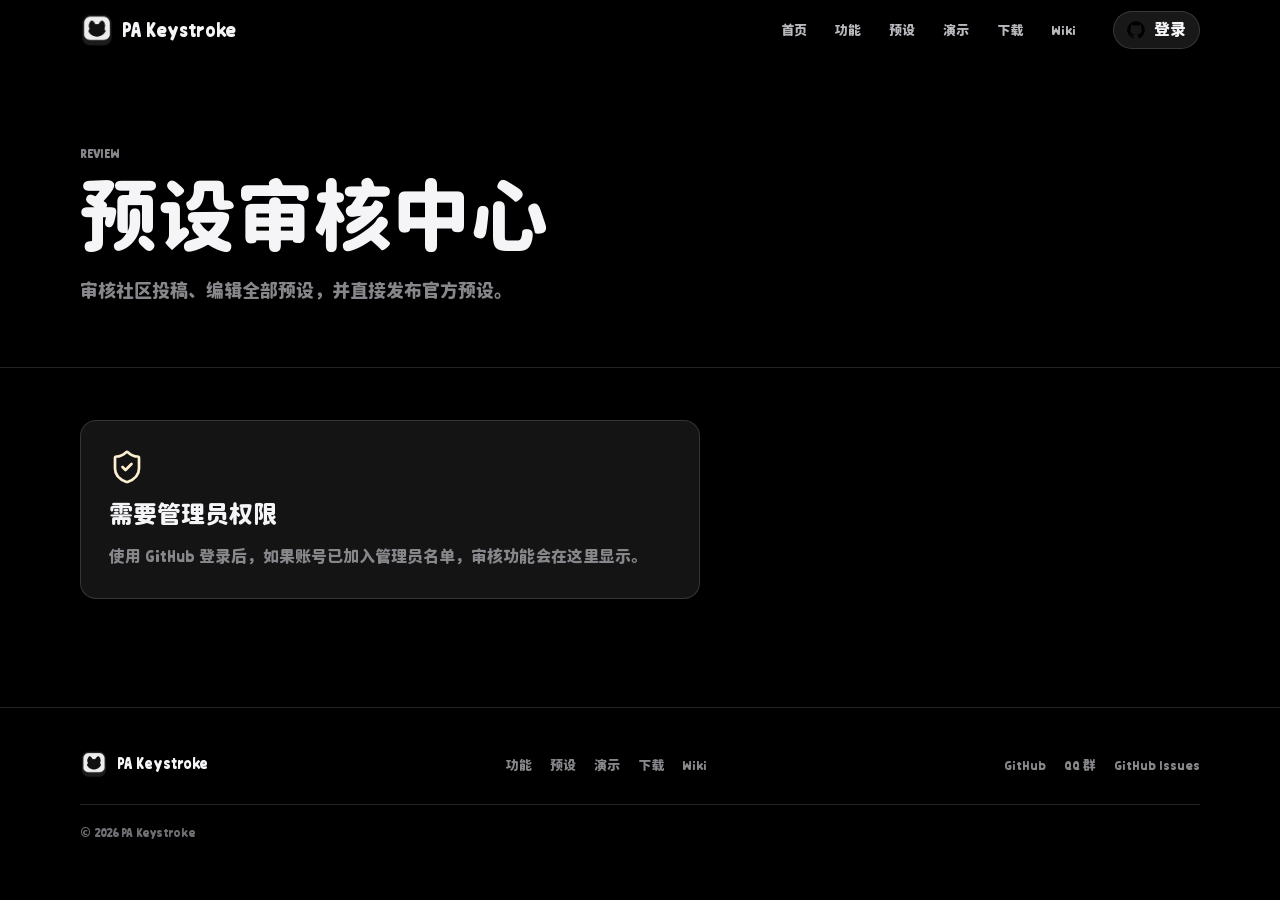
<file: preset-admin.html>
<!doctype html>
<html lang="zh-CN">
<head>
  <meta charset="utf-8">
  <meta name="viewport" content="width=device-width, initial-scale=1">
  <meta name="theme-color" content="#000000">
  <meta name="color-scheme" content="dark">
  <meta name="robots" content="noindex,nofollow">
  <title>预设审核 - PA Keystroke</title>
  <link rel="icon" type="image/png" href="assets/brand/icon.png">
  <link rel="preload" href="assets/fonts/LetsParty-Bold.woff2" as="font" type="font/woff2" crossorigin>
  <link rel="stylesheet" href="assets/styles.css?v=20261104-2">
  <link rel="stylesheet" href="assets/presets.css?v=20261002-4">
  <link rel="stylesheet" href="assets/auth-header.css?v=20261002-5">
  <script src="assets/vendor/lucide.min.js" defer></script>
  <script src="assets/vendor/supabase.js" defer></script>
  <script src="assets/supabase-config.js?v=20261001-4" defer></script>
  <script src="assets/preset-store.js?v=20261117-1" defer></script>
  <script src="assets/auth-header.js?v=20261002-3" defer></script>
  <script src="assets/main.js?v=20261104-2" defer></script>
  <script src="assets/preset-admin.js?v=20261002-3" defer></script>
</head>
<body data-page="preset-admin">
  <a class="skip-link" href="#main">跳到主要内容</a>

  <header class="site-header" data-header>
    <div class="container header-inner">
      <a class="brand" href="index.html" aria-label="PA Keystroke 首页">
        <img class="brand-icon" src="assets/brand/icon.png" alt="" width="42" height="42">
        <span class="brand-text">PA Keystroke</span>
      </a>
      <nav class="site-nav" id="site-nav" aria-label="主导航" data-nav>
        <a href="index.html">首页</a>
        <a href="features.html">功能</a>
        <a href="presets.html">预设</a>
        <a href="demo.html">演示</a>
        <a href="download.html">下载</a>
        <a href="wiki.html">Wiki</a>
      </nav>
      <div class="header-actions">
        <button class="nav-toggle" type="button" aria-expanded="false" aria-controls="site-nav" data-nav-toggle>
          <i data-lucide="menu" aria-hidden="true"></i>
          <span class="sr-only">打开导航</span>
        </button>
      </div>
    </div>
  </header>

  <main id="main">
    <section class="preset-hero preset-admin-hero">
      <div class="container preset-hero-inner">
        <div class="preset-hero-copy">
          <p class="section-kicker">REVIEW</p>
          <h1>预设审核中心</h1>
          <p>审核社区投稿、编辑全部预设，并直接发布官方预设。</p>
        </div>
      </div>
    </section>

    <section class="preset-admin">
      <div class="container">
        <div class="preset-config-warning" data-config-warning hidden>
          <i data-lucide="settings-2" aria-hidden="true"></i>
          <p>预设服务尚未配置。请先在 <code>assets/supabase-config.js</code> 中填写项目地址和公开密钥。</p>
        </div>

        <div class="preset-admin-gate" data-admin-gate>
          <i data-lucide="shield-check" aria-hidden="true"></i>
          <h2>需要管理员权限</h2>
          <p>使用 GitHub 登录后，如果账号已加入管理员名单，审核功能会在这里显示。</p>
        </div>

        <div class="preset-admin-content" data-admin-content hidden>
          <div class="preset-admin-toolbar">
            <div class="preset-tabs" role="tablist" aria-label="审核状态">
              <button class="preset-tab is-active" type="button" role="tab" aria-selected="true" data-review-tab="pending">
                待审核
                <span data-review-count="pending">0</span>
              </button>
              <button class="preset-tab" type="button" role="tab" aria-selected="false" data-review-tab="rejected">
                已拒绝
                <span data-review-count="rejected">0</span>
              </button>
              <button class="preset-tab" type="button" role="tab" aria-selected="false" data-review-tab="approved">
                已通过
                <span data-review-count="approved">0</span>
              </button>
              <button class="preset-tab" type="button" role="tab" aria-selected="false" data-review-tab="hidden">
                已隐藏
                <span data-review-count="hidden">0</span>
              </button>
              <button class="preset-tab" type="button" role="tab" aria-selected="false" data-review-tab="all">
                全部预设
                <span data-review-count="all">0</span>
              </button>
            </div>
            <div class="preset-admin-actions">
              <label class="preset-admin-search" data-review-search-field hidden>
                <i data-lucide="search" aria-hidden="true"></i>
                <input type="search" placeholder="搜索标题、作者或游戏" data-review-search>
              </label>
              <button class="button button-secondary" type="button" data-refresh-review>
                <i data-lucide="refresh-cw" aria-hidden="true"></i>
                刷新
              </button>
            </div>
          </div>

          <div class="preset-feedback" data-review-feedback role="status"></div>
          <div class="preset-review-list" data-review-list></div>

          <div class="preset-official-panel">
            <div class="preset-section-head">
              <div>
                <p class="section-kicker">OFFICIAL</p>
                <h2>发布官方预设</h2>
              </div>
              <button class="button button-secondary" type="button" data-toggle-official-form>
                <i data-lucide="chevron-down" aria-hidden="true"></i>
                展开表单
              </button>
            </div>
            <form class="preset-form preset-official-form" data-official-form hidden>
              <div class="preset-form-grid">
                <label class="preset-field">
                  <span>预设包标题 <strong>必填</strong></span>
                  <input type="text" name="title" maxlength="120" required>
                </label>
                <label class="preset-field">
                  <span>版本号 <strong>必填</strong></span>
                  <input type="text" name="version" maxlength="40" required>
                </label>
                <div class="preset-field preset-field-wide">
                  <span>PA Keystroke 支持版本</span>
                  <output class="preset-version-support-value is-pending" aria-live="polite" data-version-support-value>上传 JSON 后自动识别</output>
                  <small class="preset-field-hint">由 JSON 中的 version 自动读取。version 为 1 时支持全部版本</small>
                </div>
              </div>

              <label class="preset-field">
                <span>介绍</span>
                <textarea name="description" rows="4" maxlength="2000"></textarea>
              </label>

              <label class="preset-file-field">
                <input type="file" name="presetFile" accept=".json,application/json" required>
                <span class="preset-file-icon"><i data-lucide="file-json" aria-hidden="true"></i></span>
                <span>
                  <strong>选择预设 JSON</strong>
                  <small>最多 5 MB，可包含多个键盘或手柄预设</small>
                </span>
              </label>
              <div class="preset-json-summary" data-official-json-summary hidden></div>

              <label class="preset-file-field">
                <input type="file" name="screenshots" accept=".png,.jpg,.jpeg,.webp,.gif,.avif,.bmp,image/png,image/jpeg,image/webp,image/gif,image/avif,image/bmp" multiple>
                <span class="preset-file-icon"><i data-lucide="images" aria-hidden="true"></i></span>
                <span>
                  <strong>添加截图</strong>
                  <small>最多 5 张，每张不超过 5 MB</small>
                </span>
              </label>

              <p class="preset-form-error" data-official-error role="alert"></p>
              <div class="preset-form-actions">
                <button class="button button-primary" type="submit" data-official-submit>
                  <i data-lucide="badge-check" aria-hidden="true"></i>
                  发布官方预设
                </button>
              </div>
            </form>
          </div>
        </div>
      </div>
    </section>
  </main>

  <footer class="site-footer">
    <div class="container footer-main">
      <a class="footer-brand" href="index.html">
        <img src="assets/brand/icon.png" alt="" width="28" height="28">
        <span>PA Keystroke</span>
      </a>
      <nav class="footer-nav" aria-label="页脚导航">
        <a href="features.html">功能</a>
        <a href="presets.html">预设</a>
        <a href="demo.html">演示</a>
        <a href="download.html">下载</a>
        <a href="wiki.html">Wiki</a>
      </nav>
      <div class="footer-contact" aria-label="联系与项目">
        <a href="https://github.com/PA-Keystroke/PA-Keystroke-Releases" target="_blank" rel="noreferrer">GitHub</a>
        <a href="http://qm.qq.com/cgi-bin/qm/qr?_wv=1027&amp;k=&amp;group_code=85121371" target="_blank" rel="noreferrer">QQ 群</a>
        <a href="https://github.com/PA-Keystroke/PA-Keystroke-Releases/issues" target="_blank" rel="noreferrer">GitHub Issues</a>
      </div>
    </div>
    <div class="container footer-meta">
      <span>© <span data-current-year>2026</span> PA Keystroke</span>
    </div>
  </footer>

  <dialog class="preset-dialog" data-review-dialog>
    <button class="preset-dialog-close" type="button" aria-label="关闭" data-close-dialog>
      <i data-lucide="x" aria-hidden="true"></i>
    </button>
    <div class="preset-dialog-frame preset-form-frame">
      <div class="preset-dialog-body" data-review-detail></div>
    </div>
  </dialog>

  <dialog class="preset-dialog preset-edit-dialog" data-edit-dialog>
    <button class="preset-dialog-close" type="button" aria-label="关闭" data-close-dialog>
      <i data-lucide="x" aria-hidden="true"></i>
    </button>
    <div class="preset-dialog-frame preset-form-frame">
      <div class="preset-dialog-head">
        <div>
          <p class="section-kicker">EDIT PRESET</p>
          <h2>编辑预设</h2>
        </div>
      </div>
      <form class="preset-form" data-edit-form>
        <div class="preset-form-grid">
          <label class="preset-field">
            <span>预设包标题 <strong>必填</strong></span>
            <input type="text" name="title" maxlength="120" required>
          </label>
          <label class="preset-field">
            <span>作者 <strong>必填</strong></span>
            <input type="text" name="authorName" maxlength="80" required>
          </label>
          <label class="preset-field">
            <span>游戏</span>
            <input type="text" name="game" maxlength="120">
          </label>
          <label class="preset-field">
            <span>投稿版本 <strong>必填</strong></span>
            <input type="text" name="version" maxlength="40" required>
          </label>
          <label class="preset-field">
            <span>审核状态</span>
            <select name="status">
              <option value="pending">待审核</option>
              <option value="approved">已通过</option>
              <option value="rejected">已拒绝</option>
            </select>
          </label>
          <label class="preset-field">
            <span>市场可见性</span>
            <select name="visibility">
              <option value="visible">上架，用户可见</option>
              <option value="hidden">隐藏，用户不可见</option>
            </select>
          </label>
          <div class="preset-field preset-field-wide">
            <span>PA Keystroke 支持版本</span>
            <output class="preset-version-support-value" data-edit-version-support></output>
            <small class="preset-field-hint">由 JSON 中的 version 自动识别，修改 JSON 后会同步更新。</small>
          </div>
          <div class="preset-field preset-field-wide">
            <span>适用范围</span>
            <output class="preset-version-support-value" data-edit-scope></output>
            <small class="preset-field-hint">由 JSON 中每个预设的 scope 自动识别。</small>
          </div>
          <label class="preset-field preset-field-wide">
            <span>拒绝原因</span>
            <textarea name="rejectionReason" rows="2" maxlength="1000" placeholder="仅在审核状态为“已拒绝”时需要填写"></textarea>
          </label>
          <label class="preset-field preset-field-wide">
            <span>介绍</span>
            <textarea name="description" rows="4" maxlength="2000"></textarea>
          </label>
          <label class="preset-field preset-field-wide">
            <span>预设 JSON 内容 <strong>必填</strong></span>
            <textarea class="preset-edit-json" name="presetJson" rows="14" spellcheck="false" required data-edit-json></textarea>
            <small class="preset-field-hint">可以直接修改 JSON 内容。保存时会先校验，再自动同步预设条目、支持版本、适用范围和预设数量。</small>
          </label>
        </div>

        <div class="preset-edit-json-summary" data-edit-json-summary></div>

        <fieldset class="preset-edit-screenshots">
          <legend>截图（最多保留 5 张）</legend>
          <div class="preset-edit-screenshot-grid" data-edit-screenshot-list></div>
          <label class="preset-file-field">
            <input type="file" accept=".png,.jpg,.jpeg,.webp,.gif,.avif,.bmp,image/png,image/jpeg,image/webp,image/gif,image/avif,image/bmp" multiple data-edit-screenshots>
            <span class="preset-file-icon"><i data-lucide="images" aria-hidden="true"></i></span>
            <span>
              <strong>添加新截图</strong>
              <small>新截图会追加到保留的截图后面，每张不超过 5 MB</small>
            </span>
          </label>
          <div class="preset-edit-screenshot-grid" data-edit-new-screenshot-list></div>
        </fieldset>

        <p class="preset-form-error" data-edit-error role="alert"></p>
        <div class="preset-form-actions">
          <button class="button button-secondary" type="button" data-close-dialog>取消</button>
          <button class="button button-primary" type="submit" data-edit-submit>
            <i data-lucide="save" aria-hidden="true"></i>
            保存并立即生效
          </button>
        </div>
      </form>
    </div>
  </dialog>

  <dialog class="preset-dialog preset-reject-dialog" data-reject-dialog>
    <button class="preset-dialog-close" type="button" aria-label="关闭" data-close-dialog>
      <i data-lucide="x" aria-hidden="true"></i>
    </button>
    <div class="preset-dialog-frame">
      <div class="preset-dialog-head">
        <div>
          <p class="section-kicker">REJECT</p>
          <h2>填写拒绝原因</h2>
        </div>
      </div>
      <form class="preset-form" data-reject-form>
        <label class="preset-field">
          <span>拒绝原因 <strong>必填</strong></span>
          <textarea name="reason" rows="5" maxlength="1000" required></textarea>
        </label>
        <p class="preset-form-error" data-reject-error role="alert"></p>
        <div class="preset-form-actions">
          <button class="button button-secondary" type="button" data-close-dialog>取消</button>
          <button class="button button-primary" type="submit">确认拒绝</button>
        </div>
      </form>
    </div>
  </dialog>

  <dialog class="preset-dialog preset-confirm-dialog" data-delete-dialog>
    <button class="preset-dialog-close" type="button" aria-label="关闭" data-close-dialog>
      <i data-lucide="x" aria-hidden="true"></i>
    </button>
    <div class="preset-dialog-frame">
      <div class="preset-dialog-head">
        <div>
          <p class="section-kicker">DELETE PRESET</p>
          <h2>彻底删除预设</h2>
        </div>
      </div>
      <p class="preset-dialog-copy">此操作会删除投稿记录、JSON 文件和截图，且无法恢复。</p>
      <p class="preset-dialog-highlight" data-delete-title></p>
      <div class="preset-form-actions">
        <button class="button button-secondary" type="button" data-close-dialog>取消</button>
        <button class="button button-primary" type="button" data-confirm-delete>确认彻底删除</button>
      </div>
    </div>
  </dialog>

  <div class="toast" role="status" aria-live="polite" aria-atomic="true" data-toast></div>
</body>
</html>
</file>
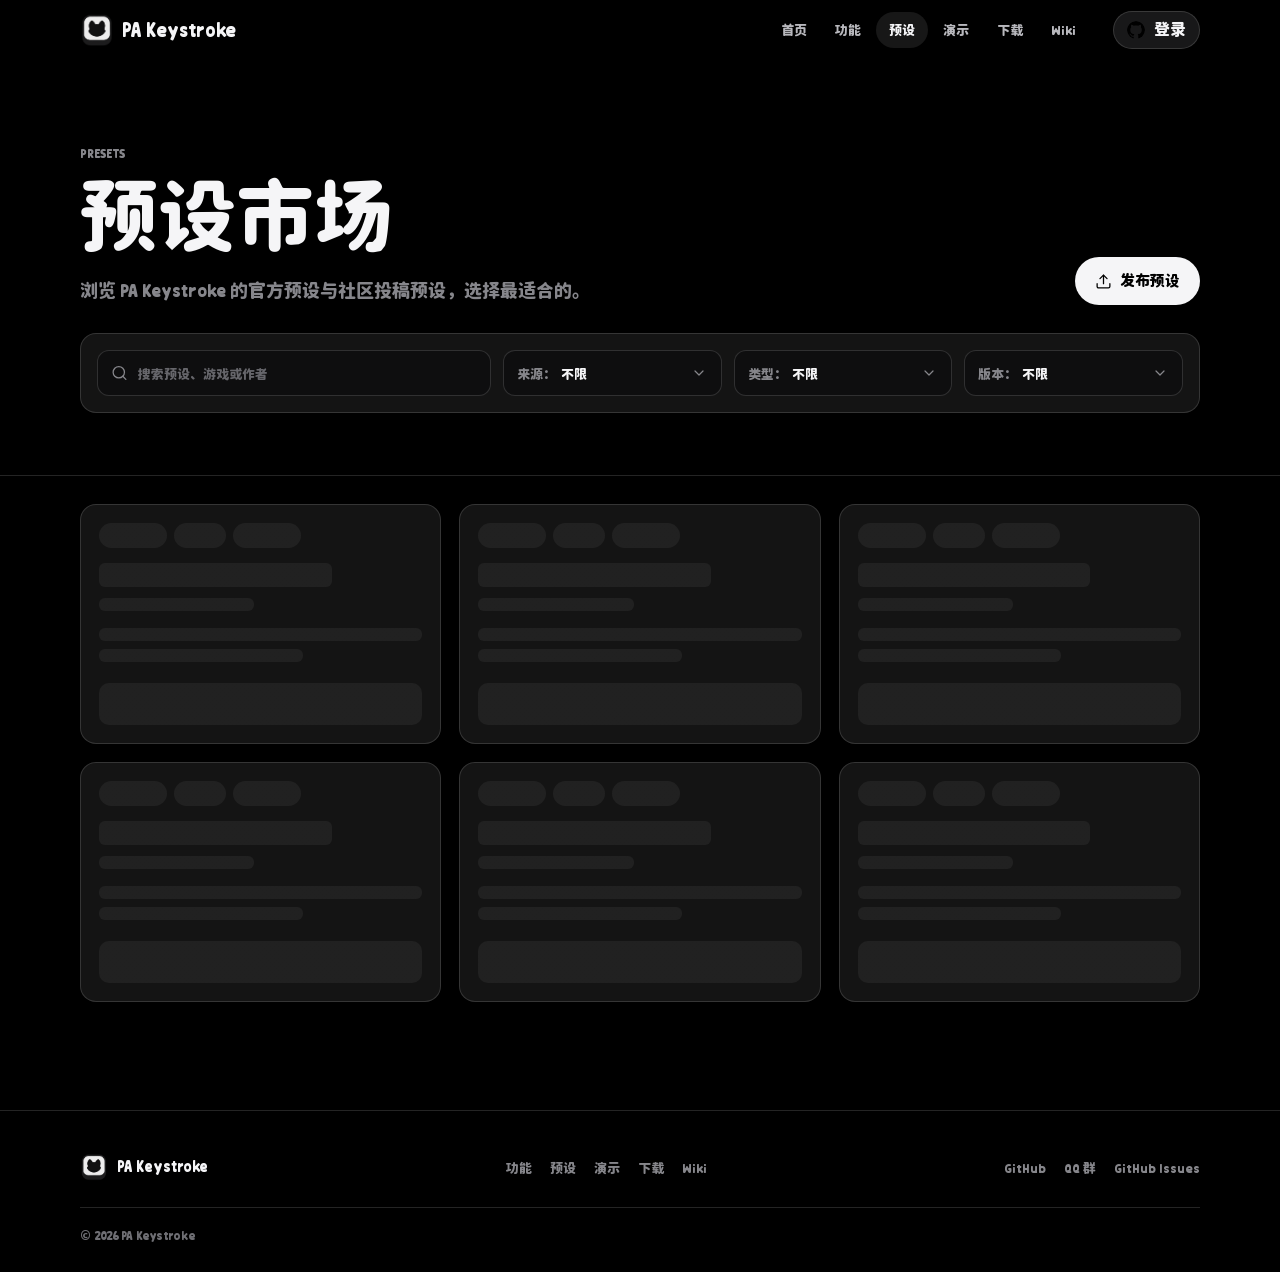
<file: presets.html>
<!doctype html>
<html lang="zh-CN">
<head>
  <meta charset="utf-8">
  <meta name="viewport" content="width=device-width, initial-scale=1">
  <meta name="theme-color" content="#000000">
  <meta name="color-scheme" content="dark">
  <meta name="description" content="浏览和下载 PA Keystroke 官方预设与社区预设，并按游戏、输入类型和版本筛选。">
  <meta property="og:type" content="website">
  <meta property="og:title" content="预设 - PA Keystroke">
  <meta property="og:description" content="找到适合你的 PA Keystroke 键盘、鼠标和手柄预设。">
  <meta property="og:url" content="https://pa-keystroke.github.io/PA-Keystroke-Web/presets.html">
  <title>预设 - PA Keystroke</title>
  <link rel="canonical" href="https://pa-keystroke.github.io/PA-Keystroke-Web/presets.html">
  <link rel="icon" type="image/png" href="assets/brand/icon.png">
  <link rel="preload" href="assets/fonts/LetsParty-Bold.woff2" as="font" type="font/woff2" crossorigin>
  <link rel="stylesheet" href="assets/styles.css?v=20261104-2">
  <link rel="stylesheet" href="assets/presets.css?v=20261002-4">
  <link rel="stylesheet" href="assets/auth-header.css?v=20261002-5">
  <script src="assets/vendor/lucide.min.js" defer></script>
  <script src="assets/vendor/supabase.js" defer></script>
  <script src="assets/supabase-config.js?v=20261001-4" defer></script>
  <script src="assets/preset-store.js?v=20261117-1" defer></script>
  <script src="assets/auth-header.js?v=20261002-3" defer></script>
  <script src="assets/main.js?v=20261104-2" defer></script>
  <script src="assets/presets.js?v=20261002-5" defer></script>
</head>
<body data-page="presets">
  <a class="skip-link" href="#main">跳到主要内容</a>

  <header class="site-header" data-header>
    <div class="container header-inner">
      <a class="brand" href="index.html" aria-label="PA Keystroke 首页">
        <img class="brand-icon" src="assets/brand/icon.png" alt="" width="42" height="42">
        <span class="brand-text">PA Keystroke</span>
      </a>
      <nav class="site-nav" id="site-nav" aria-label="主导航" data-nav>
        <a href="index.html">首页</a>
        <a href="features.html">功能</a>
        <a href="presets.html" aria-current="page">预设</a>
        <a href="demo.html">演示</a>
        <a href="download.html">下载</a>
        <a href="wiki.html">Wiki</a>
      </nav>
      <div class="header-actions">
        <button class="nav-toggle" type="button" aria-expanded="false" aria-controls="site-nav" data-nav-toggle>
          <i data-lucide="menu" aria-hidden="true"></i>
          <span class="sr-only">打开导航</span>
        </button>
      </div>
    </div>
  </header>

  <main id="main">
    <section class="preset-hero">
      <div class="container preset-hero-inner">
        <div class="preset-hero-copy">
          <p class="section-kicker">PRESETS</p>
          <h1>预设市场</h1>
          <p>浏览 PA Keystroke 的官方预设与社区投稿预设，选择最适合的。</p>
        </div>
        <div class="preset-hero-actions">
          <button class="button button-primary" type="button" data-open-submit>
            <i data-lucide="upload" aria-hidden="true"></i>
            发布预设
          </button>
        </div>
      </div>
      <div class="container">
        <form class="preset-filters" id="preset-filters" data-preset-filters>
          <label class="preset-field preset-search-field">
            <span class="sr-only">关键词</span>
            <span class="preset-input-wrap">
              <i data-lucide="search" aria-hidden="true"></i>
              <input type="search" name="keyword" placeholder="搜索预设、游戏或作者">
            </span>
          </label>
          <div class="preset-field preset-select" data-preset-select="source" data-label="来源">
            <span class="sr-only">来源</span>
            <input type="hidden" name="source" value="">
            <button class="preset-select-trigger" type="button" aria-haspopup="listbox" aria-expanded="false" data-preset-select-trigger>
              <span class="preset-select-prefix" aria-hidden="true">来源：</span>
              <span class="preset-select-value" data-preset-select-value>不限</span>
              <i data-lucide="chevron-down" aria-hidden="true"></i>
            </button>
            <div class="preset-select-menu" role="listbox" hidden data-preset-select-menu>
              <button class="preset-select-option is-selected" type="button" role="option" aria-selected="true" data-preset-select-option data-value="">不限</button>
              <button class="preset-select-option" type="button" role="option" aria-selected="false" data-preset-select-option data-value="official">官方</button>
              <button class="preset-select-option" type="button" role="option" aria-selected="false" data-preset-select-option data-value="community">社区</button>
            </div>
          </div>
          <div class="preset-field preset-select" data-preset-select="scope" data-label="输入类型">
            <span class="sr-only">输入类型</span>
            <input type="hidden" name="scope" value="">
            <button class="preset-select-trigger" type="button" aria-haspopup="listbox" aria-expanded="false" data-preset-select-trigger>
              <span class="preset-select-prefix" aria-hidden="true">类型：</span>
              <span class="preset-select-value" data-preset-select-value>不限</span>
              <i data-lucide="chevron-down" aria-hidden="true"></i>
            </button>
            <div class="preset-select-menu" role="listbox" hidden data-preset-select-menu>
              <button class="preset-select-option is-selected" type="button" role="option" aria-selected="true" data-preset-select-option data-value="">不限</button>
              <button class="preset-select-option" type="button" role="option" aria-selected="false" data-preset-select-option data-value="keyboard">键鼠</button>
              <button class="preset-select-option" type="button" role="option" aria-selected="false" data-preset-select-option data-value="gamepad">手柄</button>
            </div>
          </div>
          <div class="preset-field preset-select" data-preset-select="version" data-label="PA Keystroke 版本">
            <span class="sr-only">PA Keystroke 版本</span>
            <input type="hidden" name="version" value="" data-preset-version>
            <button class="preset-select-trigger" type="button" aria-haspopup="listbox" aria-expanded="false" data-preset-select-trigger>
              <span class="preset-select-prefix" aria-hidden="true">版本：</span>
              <span class="preset-select-value" data-preset-select-value>不限</span>
              <i data-lucide="chevron-down" aria-hidden="true"></i>
            </button>
            <div class="preset-select-menu" role="listbox" hidden data-preset-select-menu>
              <button class="preset-select-option is-selected" type="button" role="option" aria-selected="true" data-preset-select-option data-value="">不限</button>
            </div>
          </div>
        </form>
      </div>
    </section>

    <section class="preset-library">
      <div class="container">
        <div class="preset-config-warning" data-config-warning hidden>
          <i data-lucide="settings-2" aria-hidden="true"></i>
          <p>预设服务尚未配置。完成 Supabase 配置后会在这里显示官方和社区预设。</p>
        </div>

        <div class="preset-feedback" data-preset-feedback role="status"></div>
        <nav class="preset-pagination" data-preset-pagination aria-label="预设列表分页，顶部" hidden></nav>
        <div class="preset-grid" data-preset-grid></div>
        <nav class="preset-pagination" data-preset-pagination aria-label="预设列表分页，底部" hidden></nav>
      </div>
    </section>
  </main>

  <footer class="site-footer">
    <div class="container footer-main">
      <a class="footer-brand" href="index.html">
        <img src="assets/brand/icon.png" alt="" width="28" height="28">
        <span>PA Keystroke</span>
      </a>
      <nav class="footer-nav" aria-label="页脚导航">
        <a href="features.html">功能</a>
        <a href="presets.html">预设</a>
        <a href="demo.html">演示</a>
        <a href="download.html">下载</a>
        <a href="wiki.html">Wiki</a>
      </nav>
      <div class="footer-contact" aria-label="联系与项目">
        <a href="https://github.com/PA-Keystroke/PA-Keystroke-Releases" target="_blank" rel="noreferrer">GitHub</a>
        <a href="http://qm.qq.com/cgi-bin/qm/qr?_wv=1027&amp;k=&amp;group_code=85121371" target="_blank" rel="noreferrer">QQ 群</a>
        <a href="https://github.com/PA-Keystroke/PA-Keystroke-Releases/issues" target="_blank" rel="noreferrer">GitHub Issues</a>
      </div>
    </div>
    <div class="container footer-meta">
      <span>© <span data-current-year>2026</span> PA Keystroke</span>
    </div>
  </footer>

  <dialog class="preset-dialog" data-detail-dialog>
    <button class="preset-dialog-close" type="button" aria-label="关闭" data-close-dialog>
      <i data-lucide="x" aria-hidden="true"></i>
    </button>
    <div class="preset-dialog-frame">
      <div class="preset-dialog-body" data-detail-body></div>
    </div>
  </dialog>

  <dialog class="preset-dialog" data-submit-dialog>
    <button class="preset-dialog-close" type="button" aria-label="关闭" data-close-dialog>
      <i data-lucide="x" aria-hidden="true"></i>
    </button>
    <div class="preset-dialog-frame preset-form-frame">
      <div class="preset-dialog-head">
        <div>
          <p class="section-kicker">COMMUNITY</p>
          <h2>发布预设</h2>
        </div>
      </div>
      <form class="preset-form" data-submit-form>
        <div class="preset-form-grid">
          <label class="preset-field">
            <span>预设包标题 <strong>必填</strong></span>
            <input type="text" name="title" maxlength="120" required>
          </label>
          <label class="preset-field">
            <span>版本号 <strong>必填</strong></span>
            <input type="text" name="version" maxlength="40" placeholder="例如：1.0.0" required>
          </label>
          <div class="preset-field preset-field-wide">
            <span>PA Keystroke 支持版本</span>
            <output class="preset-version-support-value is-pending" aria-live="polite" data-version-support-value>上传 JSON 后自动识别</output>
            <small class="preset-field-hint">由 JSON 中的 version 自动读取。version 为 1 时支持全部版本</small>
          </div>
        </div>

        <label class="preset-field">
          <span>介绍</span>
          <textarea name="description" rows="5" maxlength="2000" placeholder="介绍预设适合的玩法、按键布局或使用方式"></textarea>
        </label>

        <label class="preset-file-field">
          <input type="file" name="presetFile" accept=".json,application/json" required>
          <span class="preset-file-icon"><i data-lucide="file-json" aria-hidden="true"></i></span>
          <span>
            <strong>选择预设 JSON</strong>
            <small>最多 5 MB，可包含多个键盘或手柄预设</small>
          </span>
        </label>
        <div class="preset-json-summary" data-json-summary hidden></div>

        <label class="preset-file-field">
          <input type="file" name="screenshots" accept=".png,.jpg,.jpeg,.webp,.gif,.avif,.bmp,image/png,image/jpeg,image/webp,image/gif,image/avif,image/bmp" multiple>
          <span class="preset-file-icon"><i data-lucide="images" aria-hidden="true"></i></span>
          <span>
            <strong>添加截图</strong>
            <small>最多 5 张，每张不超过 5 MB</small>
          </span>
        </label>
        <div class="preset-file-list preset-screenshot-list" data-screenshot-list aria-live="polite"></div>

        <p class="preset-form-error" data-submit-error role="alert"></p>
        <div class="preset-form-actions">
          <button class="button button-secondary" type="button" data-close-dialog>取消</button>
          <button class="button button-primary" type="submit" data-submit-confirm>
            <i data-lucide="send" aria-hidden="true"></i>
            提交审核
          </button>
        </div>
      </form>
    </div>
  </dialog>

  <dialog class="preset-dialog preset-auth-dialog" data-auth-dialog>
    <button class="preset-dialog-close" type="button" aria-label="关闭" data-close-dialog>
      <i data-lucide="x" aria-hidden="true"></i>
    </button>
    <div class="preset-dialog-frame">
      <div class="preset-auth-copy">
        <img src="assets/icons/github-mark.svg" alt="" width="34" height="34">
        <h2>使用 GitHub 继续</h2>
        <p>发布和查看社区预设投稿需要通过 GitHub 登录。</p>
      </div>
      <div class="preset-form-actions">
        <button class="button button-secondary" type="button" data-close-dialog>取消</button>
        <button class="button button-primary" type="button" data-auth-dialog-login>
          <img src="assets/icons/github-mark.svg" alt="" width="18" height="18">
          使用 GitHub 登录
        </button>
      </div>
    </div>
  </dialog>

  <dialog class="preset-dialog" data-mine-dialog>
    <button class="preset-dialog-close" type="button" aria-label="关闭" data-close-dialog>
      <i data-lucide="x" aria-hidden="true"></i>
    </button>
    <div class="preset-dialog-frame preset-form-frame">
      <div class="preset-dialog-head">
        <div>
          <p class="section-kicker">MY SUBMISSIONS</p>
          <h2>我的投稿</h2>
        </div>
      </div>
      <div class="preset-submission-list" data-my-submissions></div>
    </div>
  </dialog>

  <dialog class="preset-dialog preset-confirm-dialog" data-hide-dialog>
    <button class="preset-dialog-close" type="button" aria-label="关闭" data-close-dialog>
      <i data-lucide="x" aria-hidden="true"></i>
    </button>
    <div class="preset-dialog-frame">
      <div class="preset-dialog-head">
        <div>
          <p class="section-kicker">DELETE PRESET</p>
          <h2>删除预设</h2>
        </div>
      </div>
      <p class="preset-dialog-copy">删除后将从预设市场移除，此操作无法撤销。</p>
      <p class="preset-dialog-highlight" data-hide-title></p>
      <div class="preset-form-actions">
        <button class="button button-secondary" type="button" data-close-dialog>取消</button>
        <button class="button button-primary" type="button" data-confirm-hide>确认删除</button>
      </div>
    </div>
  </dialog>

  <div class="toast" role="status" aria-live="polite" aria-atomic="true" data-toast></div>
</body>
</html>
</file>
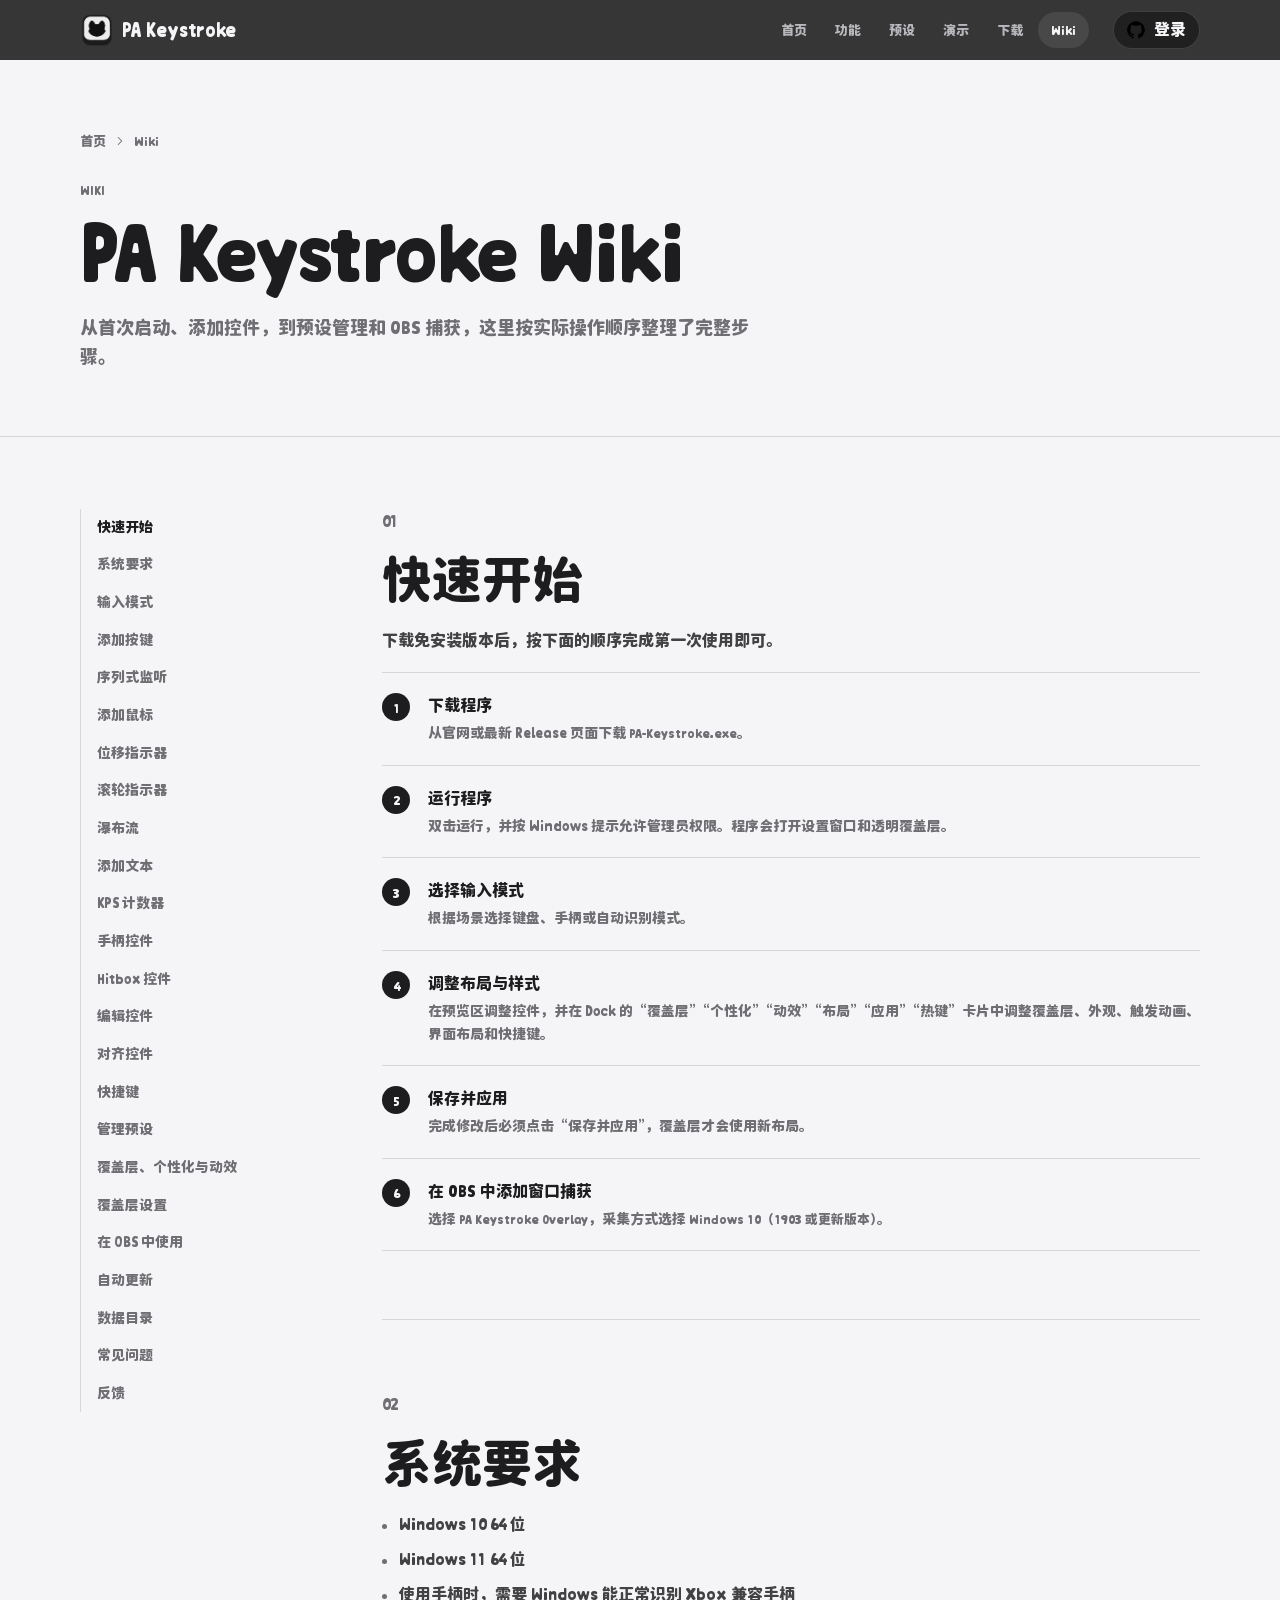
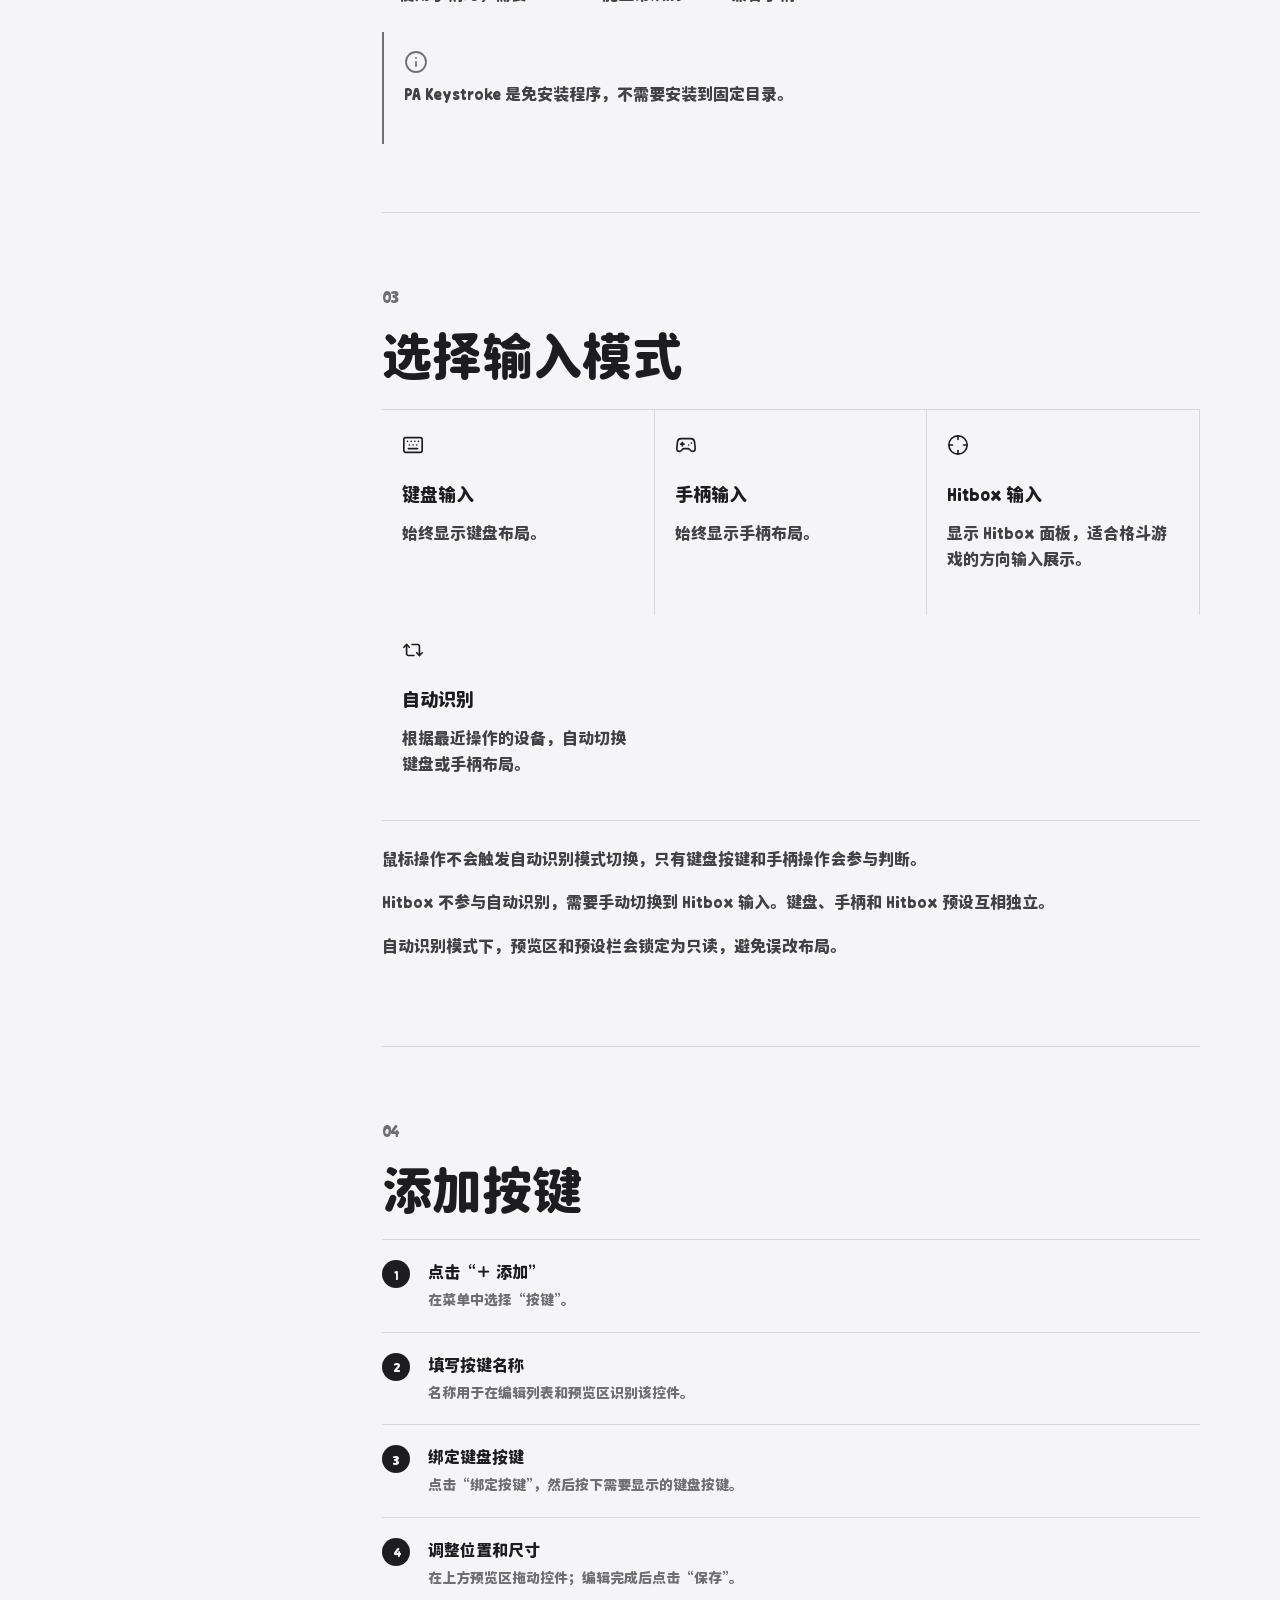
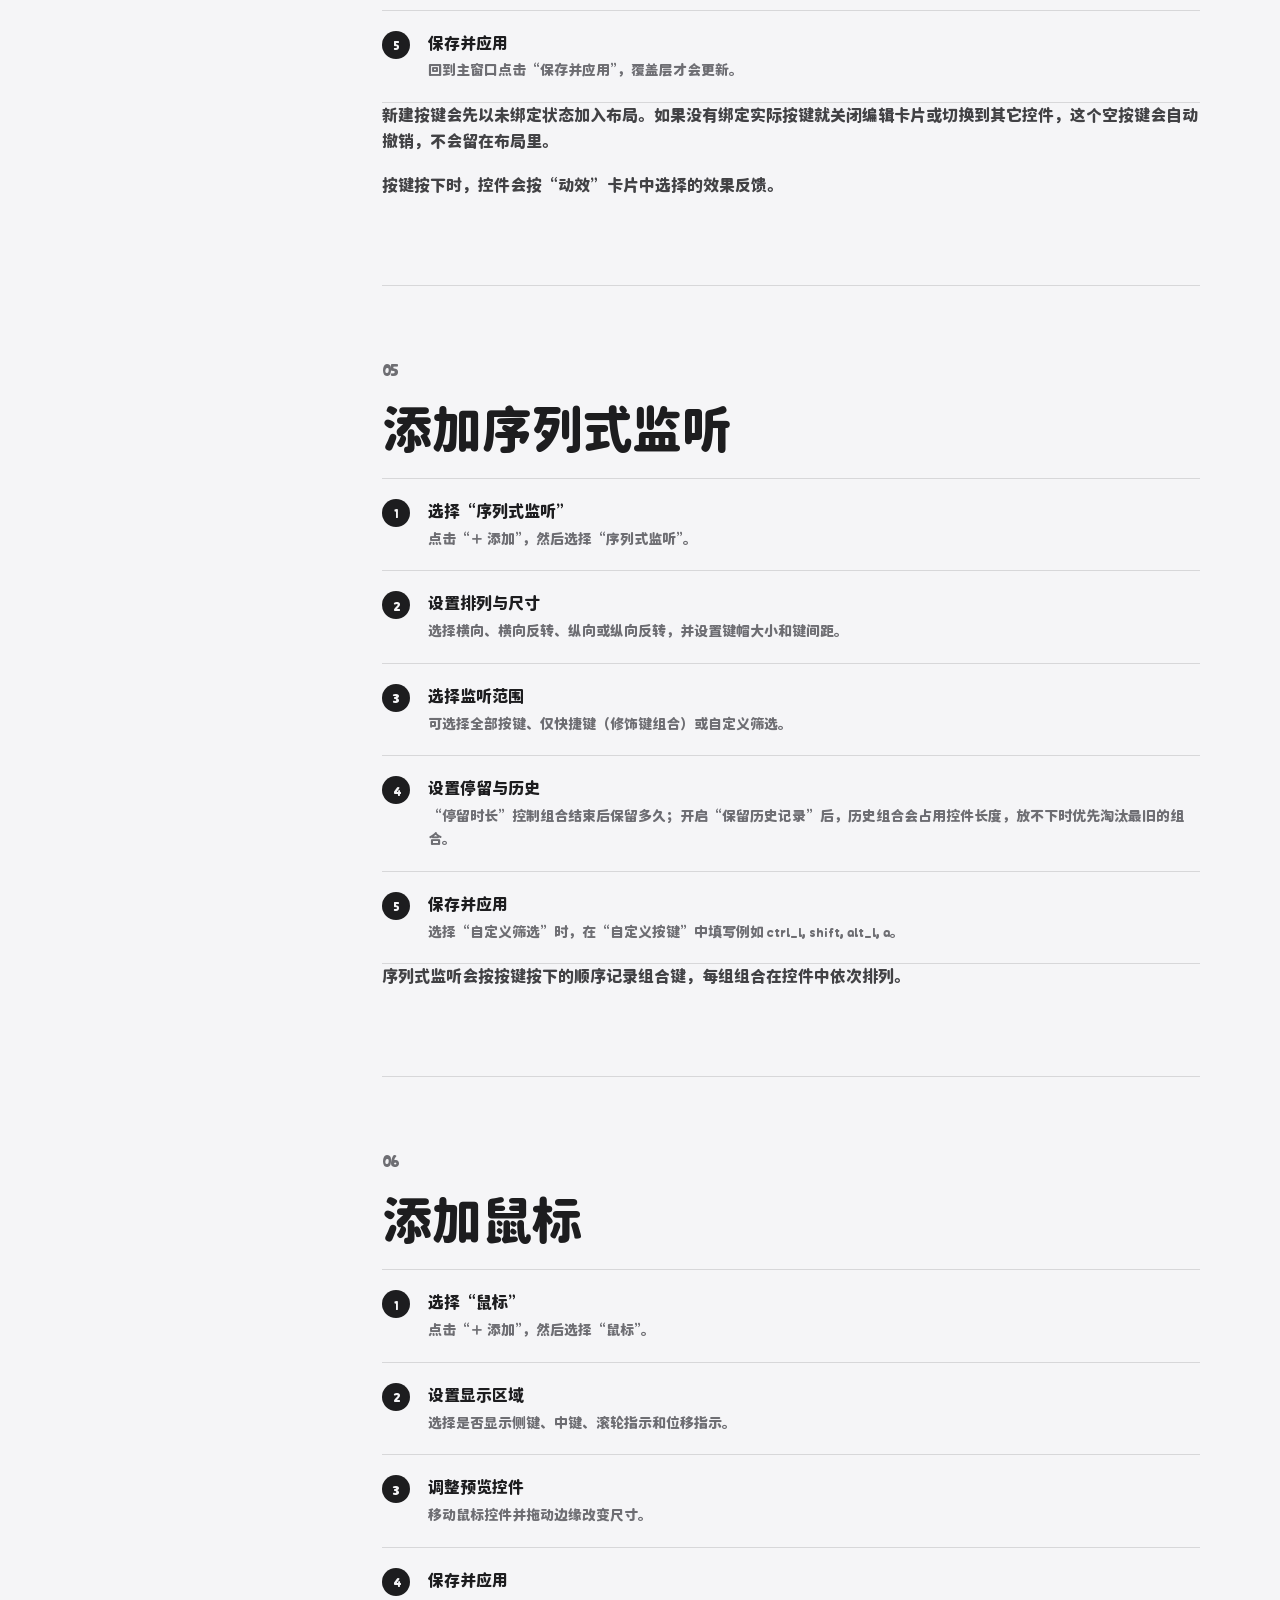
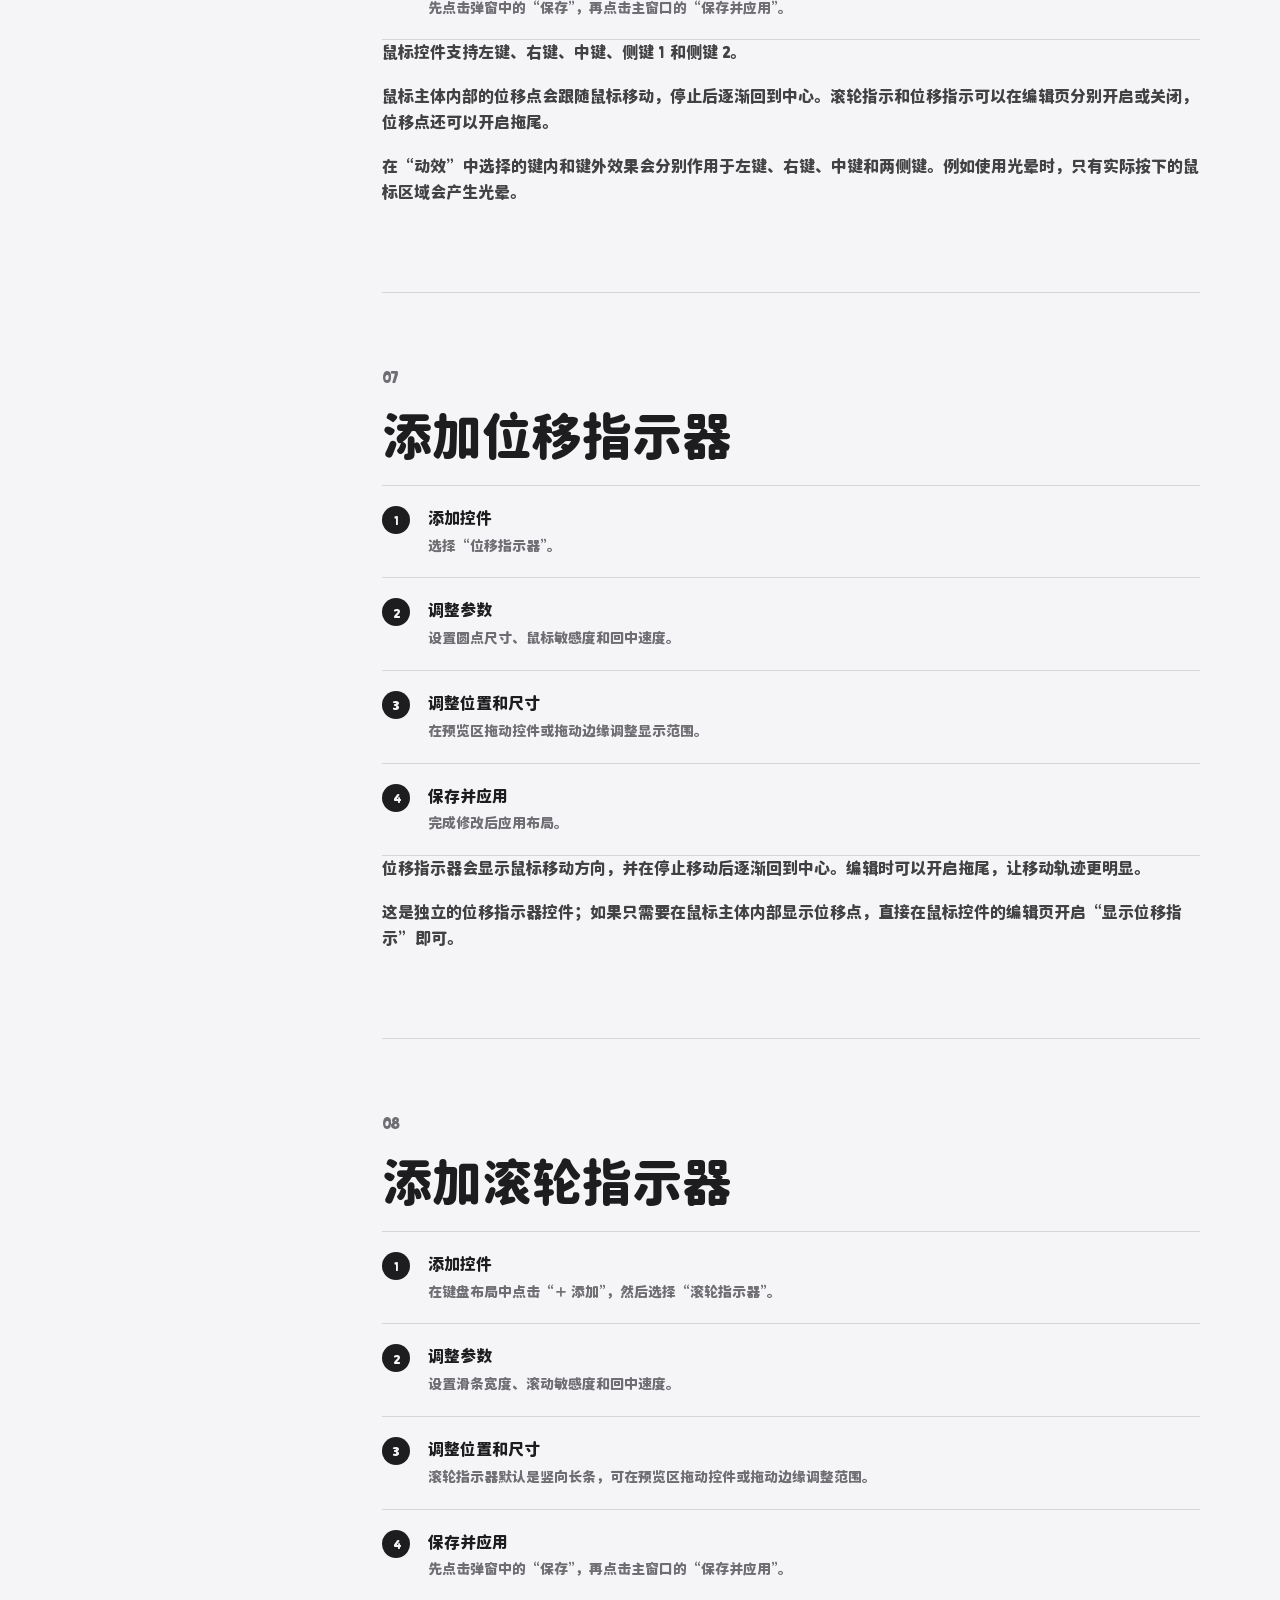
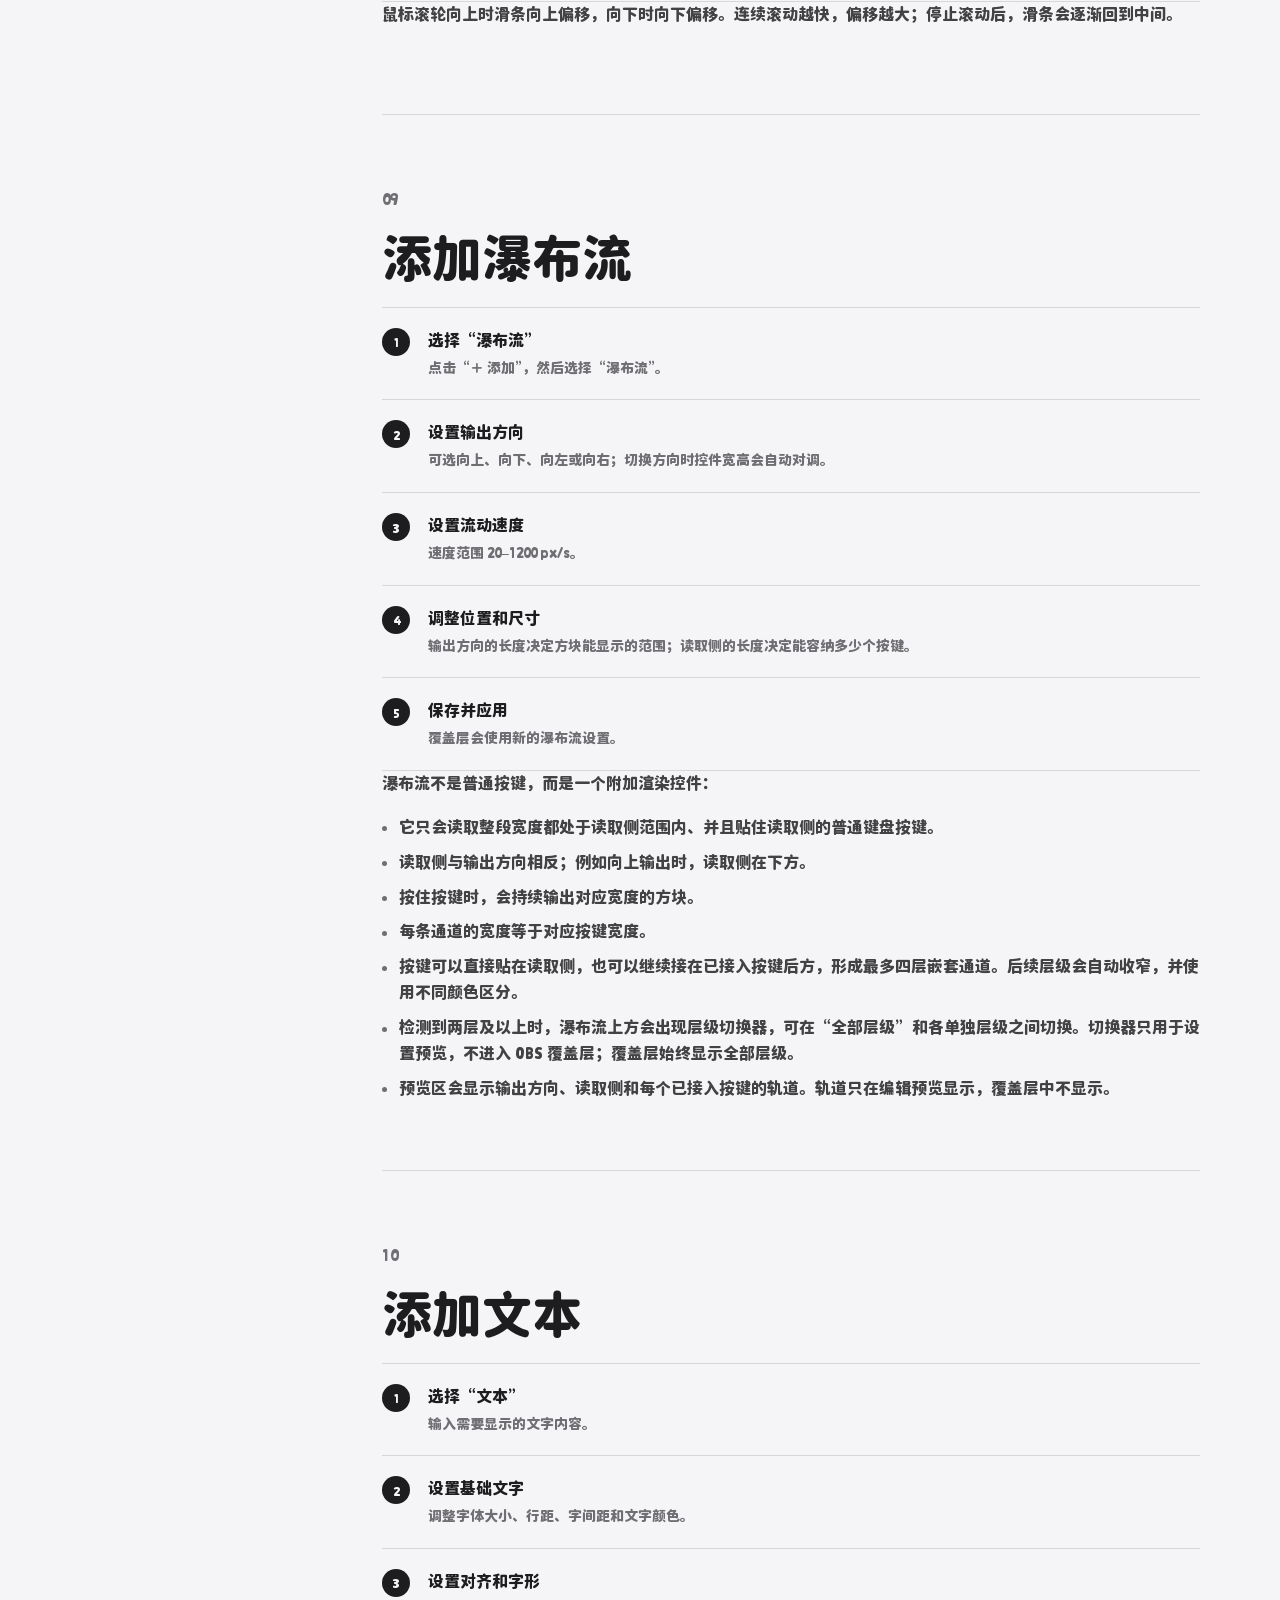
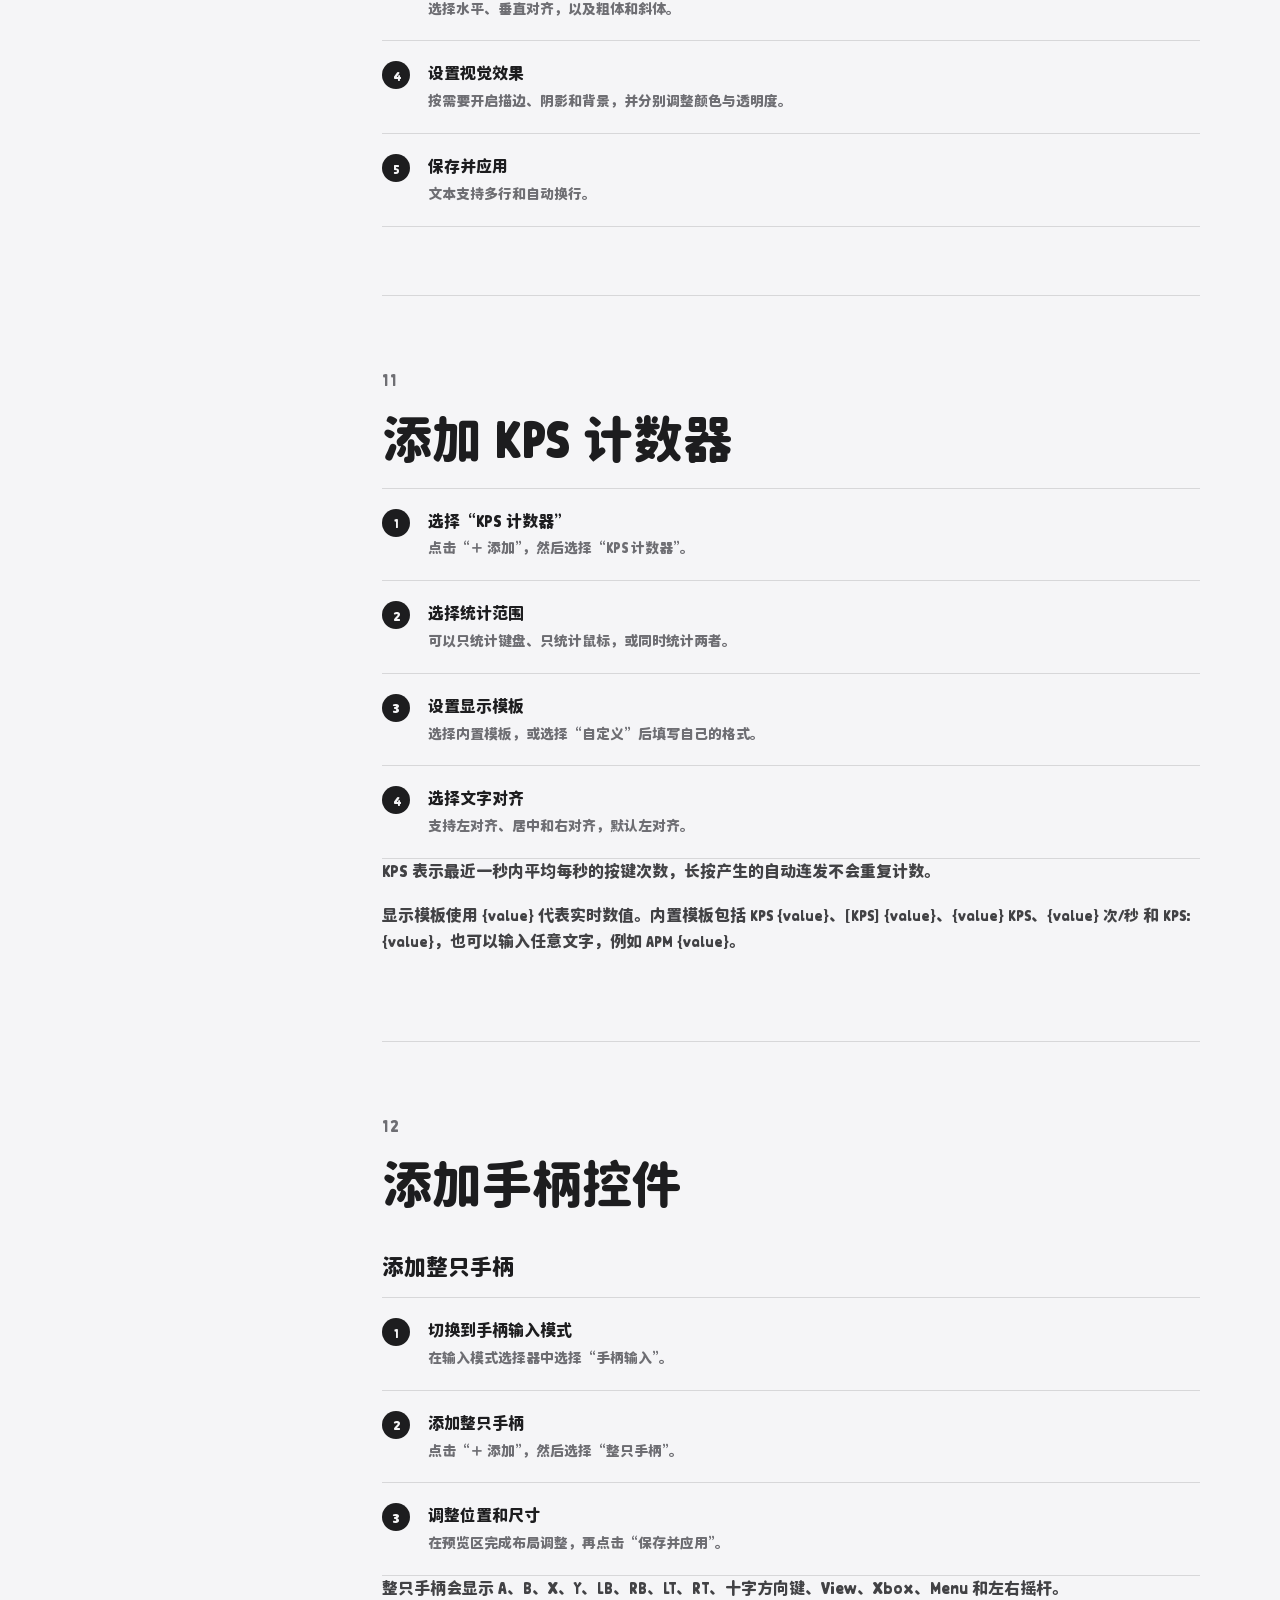
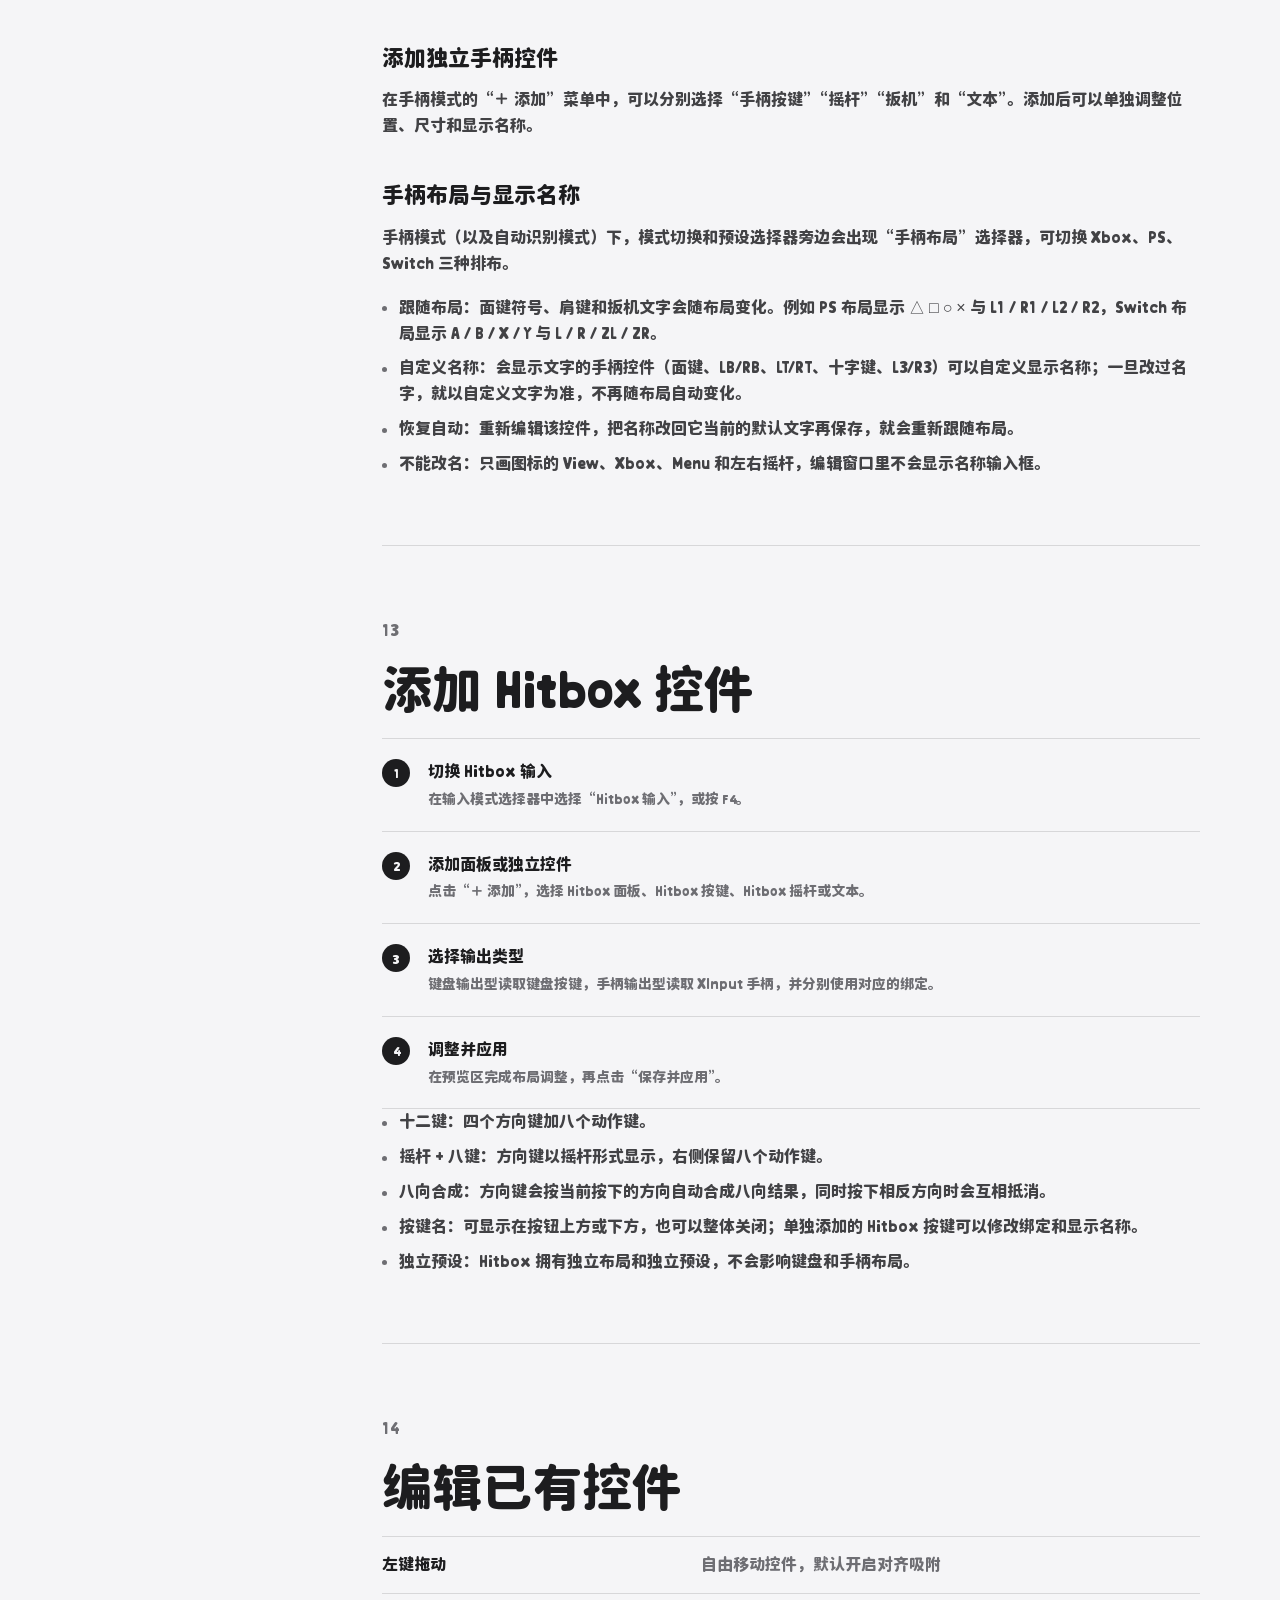
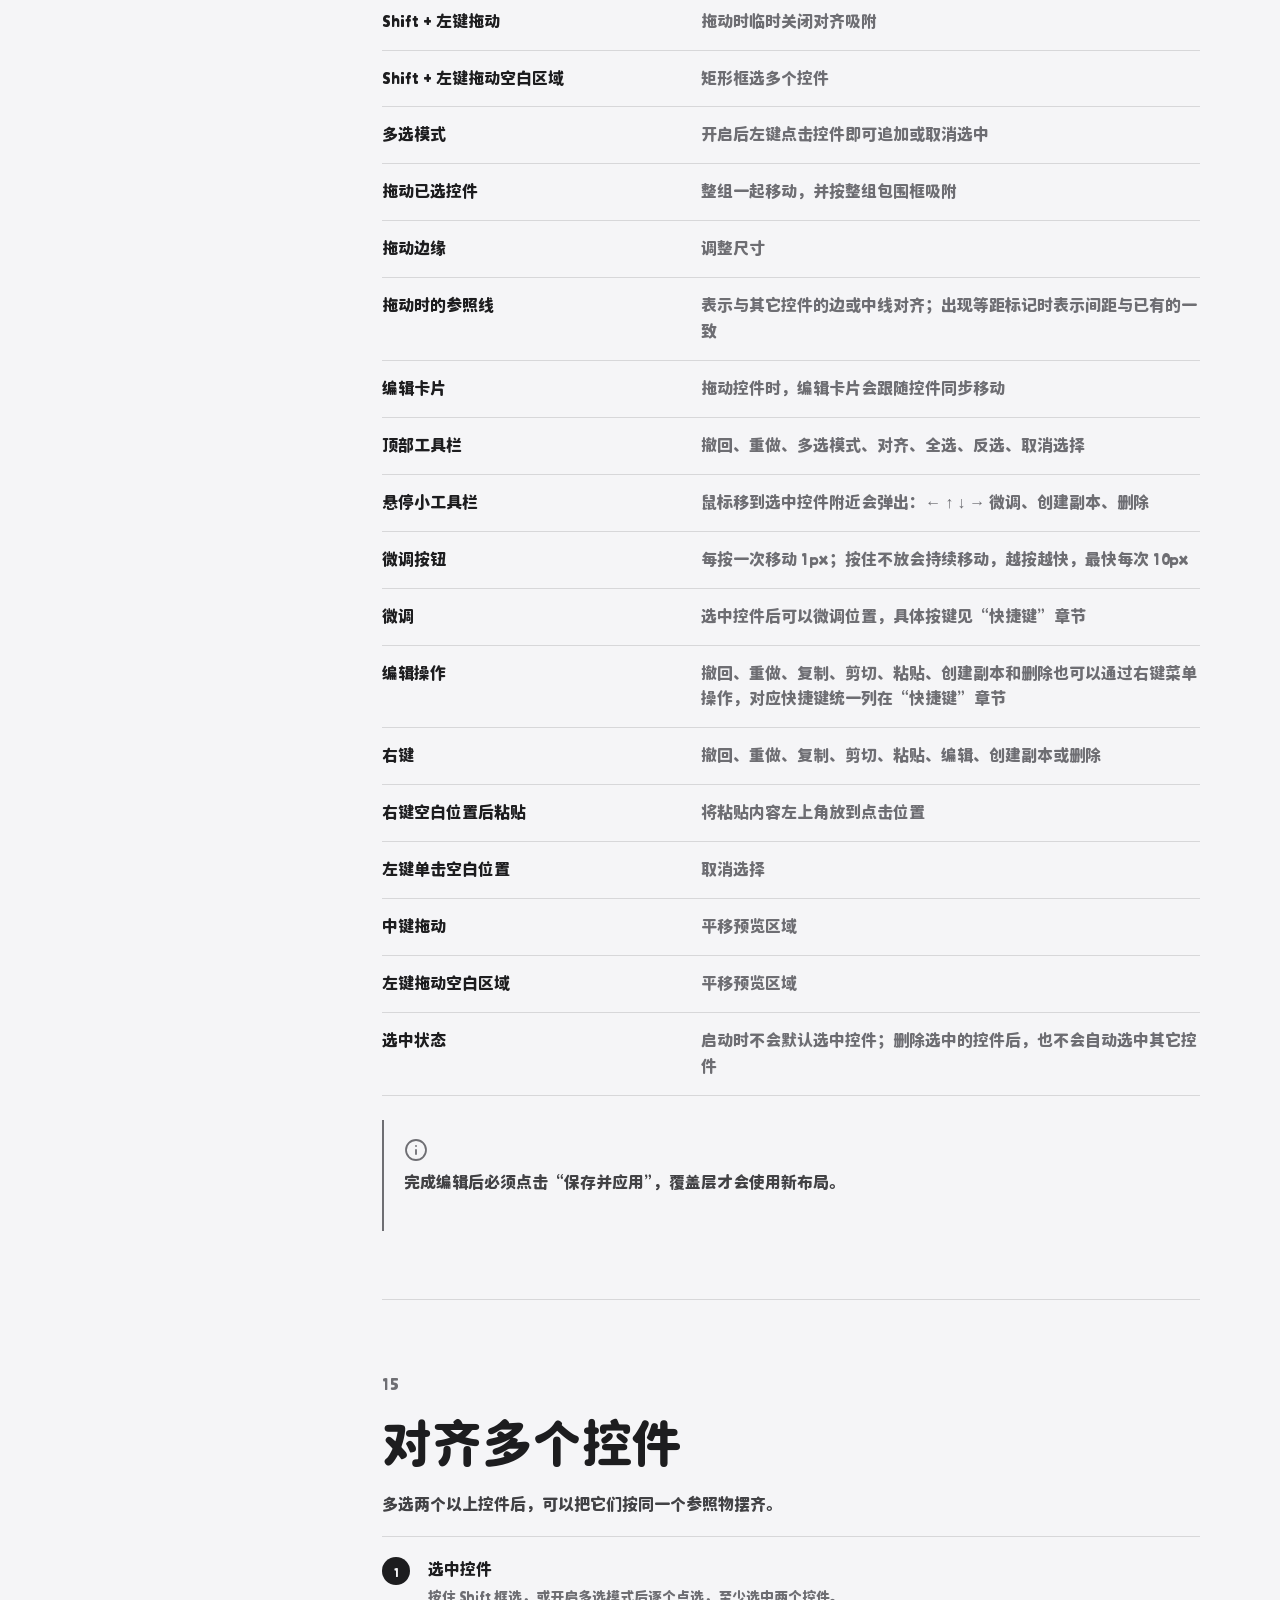
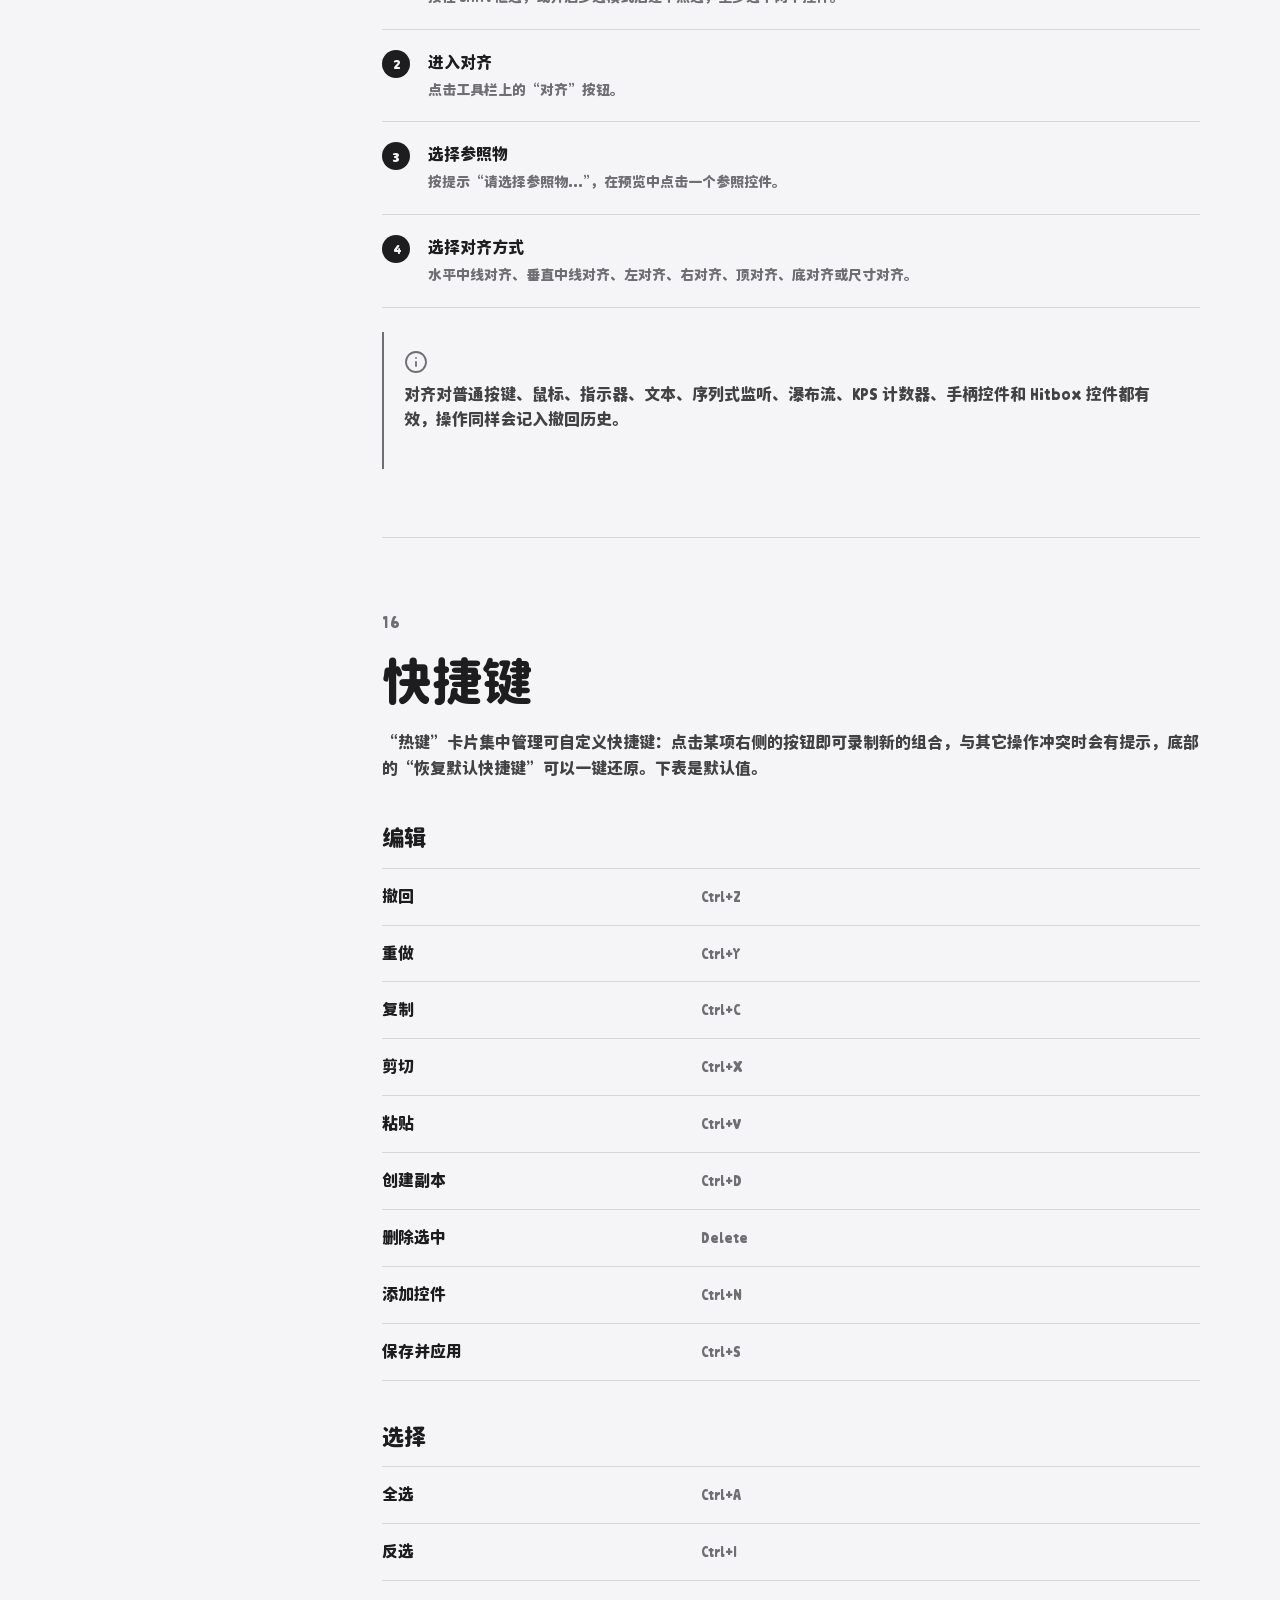
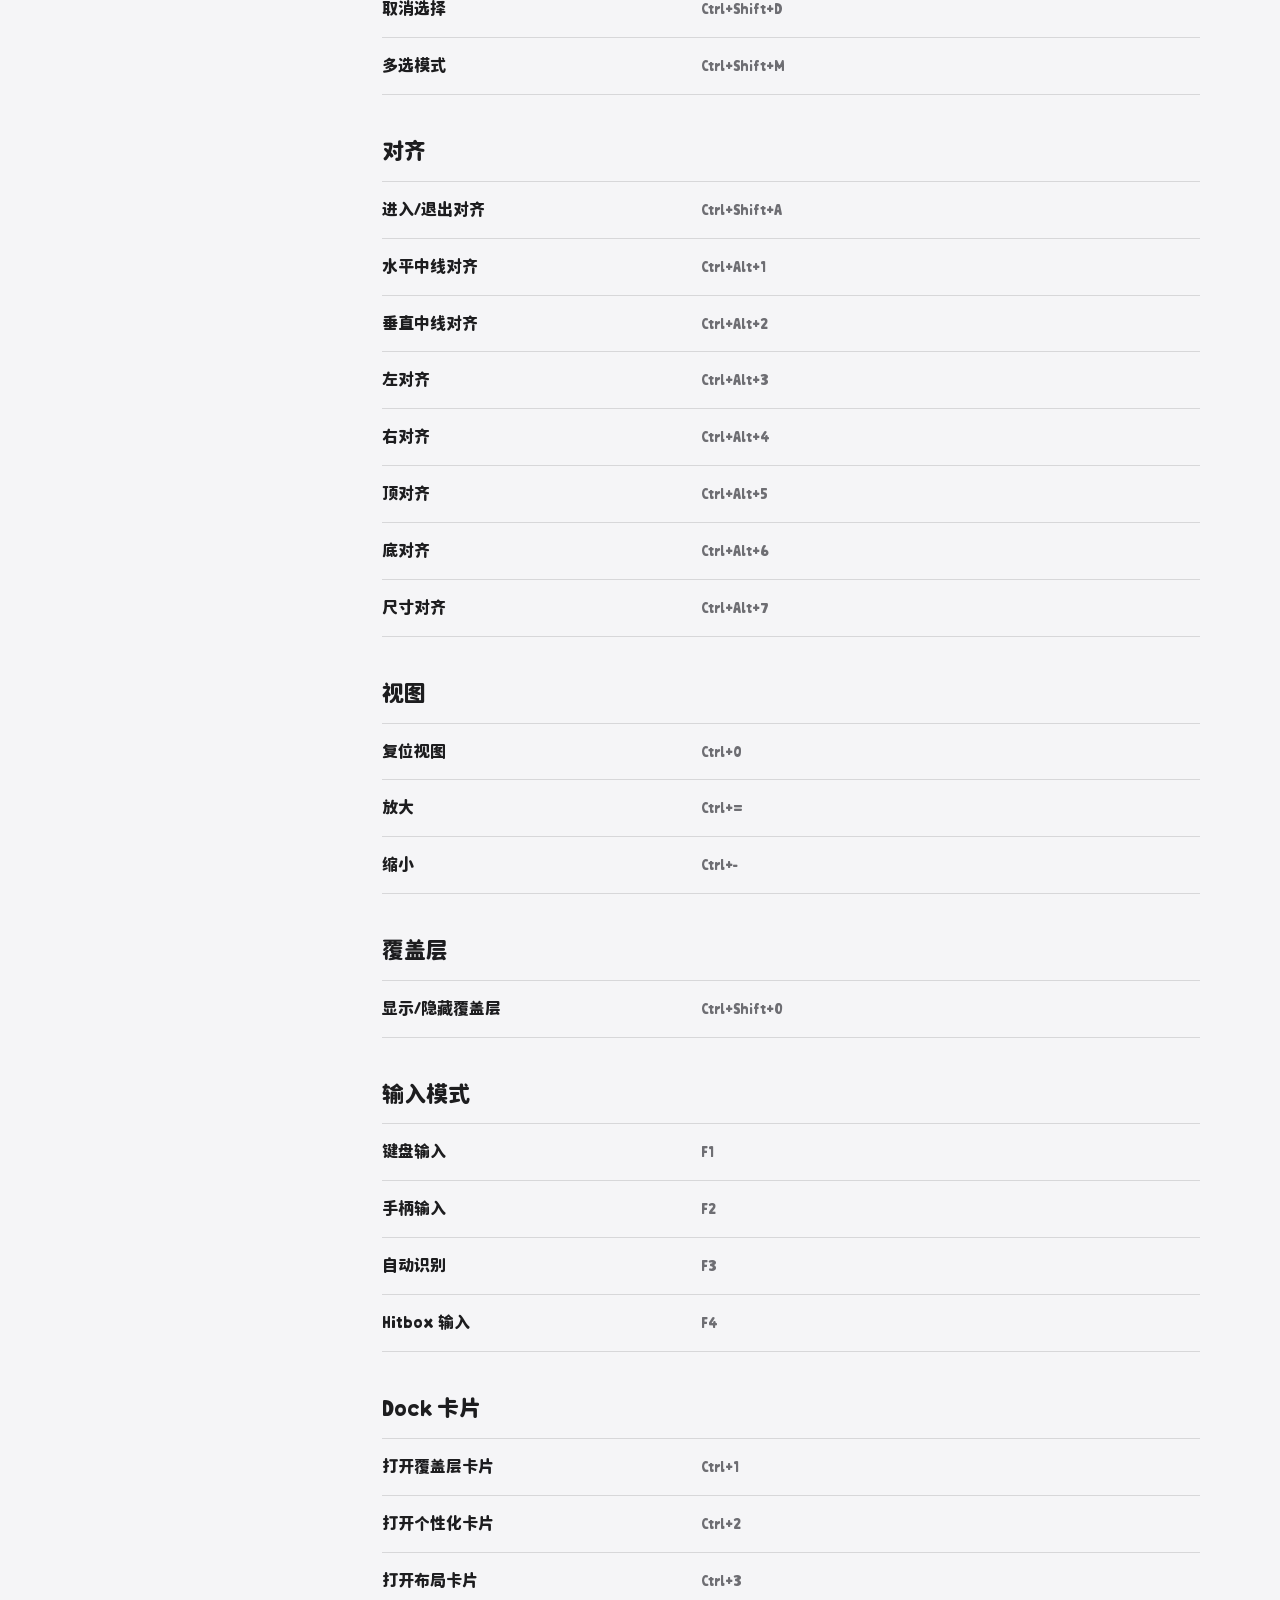
<file: wiki.html>
<!doctype html>
<html lang="zh-CN">
<head>
  <meta charset="utf-8">
  <meta name="viewport" content="width=device-width, initial-scale=1">
  <meta name="theme-color" content="#111214">
  <meta name="color-scheme" content="dark">
  <meta name="description" content="PA Keystroke Wiki：安装、键盘 / 手柄 / Hitbox 输入、KPS 计数器、控件编辑与对齐、快捷键、预设、OBS 捕获和常见问题。">
  <meta property="og:type" content="article">
  <meta property="og:title" content="PA Keystroke Wiki">
  <meta property="og:description" content="从首次启动、控件编辑与对齐到 OBS 捕获，完整了解 PA Keystroke 的使用方法。">
  <meta property="og:url" content="https://pa-keystroke.github.io/PA-Keystroke-Web/wiki.html">
  <meta property="og:image" content="https://pa-keystroke.github.io/PA-Keystroke-Web/assets/screenshots/01-main-window.png">
  <title>PA Keystroke Wiki</title>
  <link rel="canonical" href="https://pa-keystroke.github.io/PA-Keystroke-Web/wiki.html">
  <link rel="icon" type="image/png" href="assets/brand/icon.png">
  <link rel="preload" as="image" href="assets/brand/text.png">
  <link rel="preload" href="assets/fonts/LetsParty-Bold.woff2" as="font" type="font/woff2" crossorigin>
  <link rel="stylesheet" href="assets/styles.css?v=20261104-2">
  <link rel="stylesheet" href="assets/auth-header.css?v=20261002-5">
  <script src="assets/vendor/lucide.min.js" defer></script>
  <script src="assets/vendor/supabase.js?v=20261001-3" defer></script>
  <script src="assets/supabase-config.js?v=20261001-4" defer></script>
  <script src="assets/preset-store.js?v=20261117-1" defer></script>
  <script src="assets/auth-header.js?v=20261002-3" defer></script>
  <script src="assets/main.js?v=20261104-2" defer></script>
</head>
<body data-page="wiki">
  <a class="skip-link" href="#wiki-content">跳到 Wiki 正文</a>

  <header class="site-header" data-header>
    <div class="container header-inner">
      <a class="brand" href="index.html" aria-label="PA Keystroke 首页">
        <img class="brand-icon" src="assets/brand/icon.png" alt="" width="42" height="42">
        <span class="brand-text">PA Keystroke</span>
      </a>
      <nav class="site-nav" id="site-nav" aria-label="主导航" data-nav>
        <a href="index.html">首页</a>
        <a href="features.html">功能</a>
        <a href="presets.html">预设</a>
        <a href="demo.html">演示</a>
        <a href="download.html">下载</a>
        <a href="wiki.html" aria-current="page">Wiki</a>
      </nav>
      <div class="header-actions">
        <button class="nav-toggle" type="button" aria-expanded="false" aria-controls="site-nav" data-nav-toggle>
          <i data-lucide="menu" aria-hidden="true"></i>
          <span class="sr-only">打开导航</span>
        </button>
      </div>
    </div>
  </header>

  <main id="wiki-content">
    <section class="wiki-hero">
      <div class="container">
        <nav class="breadcrumbs" aria-label="面包屑">
          <a href="index.html">首页</a>
          <i data-lucide="chevron-right" aria-hidden="true"></i>
          <span>Wiki</span>
        </nav>
        <div class="wiki-hero-grid">
          <div>
            <p class="section-kicker">WIKI</p>
            <h1>PA Keystroke Wiki</h1>
            <p>从首次启动、添加控件，到预设管理和 OBS 捕获，这里按实际操作顺序整理了完整步骤。</p>
          </div>
        </div>
      </div>
    </section>

    <div class="container wiki-shell">
      <aside class="wiki-sidebar" aria-label="Wiki 目录" data-wiki-sidebar>
        <div class="wiki-sidebar-inner">
          <button class="wiki-mobile-toggle" type="button" aria-expanded="false" data-wiki-toggle>
            <span>
              <i data-lucide="list" aria-hidden="true"></i>
              <span>Wiki 目录</span>
              <span class="wiki-current-section" data-wiki-current-section></span>
            </span>
            <i data-lucide="chevron-down" aria-hidden="true"></i>
          </button>
          <nav class="wiki-nav" data-wiki-nav>
            <a href="#quick-start">快速开始</a>
            <a href="#requirements">系统要求</a>
            <a href="#input-modes">输入模式</a>
            <a href="#add-keyboard">添加按键</a>
            <a href="#add-sequence">序列式监听</a>
            <a href="#add-mouse">添加鼠标</a>
            <a href="#add-movement">位移指示器</a>
            <a href="#add-wheel">滚轮指示器</a>
            <a href="#add-waterfall">瀑布流</a>
            <a href="#add-text">添加文本</a>
            <a href="#add-kps">KPS 计数器</a>
            <a href="#add-gamepad">手柄控件</a>
            <a href="#add-hitbox">Hitbox 控件</a>
            <a href="#edit-controls">编辑控件</a>
            <a href="#align-controls">对齐控件</a>
            <a href="#shortcuts">快捷键</a>
            <a href="#presets">管理预设</a>
            <a href="#global-style">覆盖层、个性化与动效</a>
            <a href="#overlay">覆盖层设置</a>
            <a href="#obs">在 OBS 中使用</a>
            <a href="#updates">自动更新</a>
            <a href="#data-directory">数据目录</a>
            <a href="#faq">常见问题</a>
            <a href="#feedback">反馈</a>
          </nav>
        </div>
      </aside>

      <article class="wiki-content">
        <section class="wiki-section" id="quick-start">
          <p class="section-kicker">01</p>
          <h2>快速开始</h2>
          <p>下载免安装版本后，按下面的顺序完成第一次使用即可。</p>
          <ol class="step-list">
            <li><span>1</span><div><strong>下载程序</strong><p>从官网或最新 Release 页面下载 <code>PA-Keystroke.exe</code>。</p></div></li>
            <li><span>2</span><div><strong>运行程序</strong><p>双击运行，并按 Windows 提示允许管理员权限。程序会打开设置窗口和透明覆盖层。</p></div></li>
            <li><span>3</span><div><strong>选择输入模式</strong><p>根据场景选择键盘、手柄或自动识别模式。</p></div></li>
            <li><span>4</span><div><strong>调整布局与样式</strong><p>在预览区调整控件，并在 Dock 的“覆盖层”“个性化”“动效”“布局”“应用”“热键”卡片中调整覆盖层、外观、触发动画、界面布局和快捷键。</p></div></li>
            <li><span>5</span><div><strong>保存并应用</strong><p>完成修改后必须点击“保存并应用”，覆盖层才会使用新布局。</p></div></li>
            <li><span>6</span><div><strong>在 OBS 中添加窗口捕获</strong><p>选择 <code>PA Keystroke Overlay</code>，采集方式选择 <code>Windows 10（1903 或更新版本）</code>。</p></div></li>
          </ol>

        </section>

        <section class="wiki-section" id="requirements">
          <p class="section-kicker">02</p>
          <h2>系统要求</h2>
          <ul class="plain-list">
            <li>Windows 10 64 位</li>
            <li>Windows 11 64 位</li>
            <li>使用手柄时，需要 Windows 能正常识别 Xbox 兼容手柄</li>
          </ul>
          <div class="wiki-note">
            <i data-lucide="info" aria-hidden="true"></i>
            <p>PA Keystroke 是免安装程序，不需要安装到固定目录。</p>
          </div>
        </section>

        <section class="wiki-section" id="input-modes">
          <p class="section-kicker">03</p>
          <h2>选择输入模式</h2>
          <div class="mode-grid">
            <article>
              <i data-lucide="keyboard" aria-hidden="true"></i>
              <h3>键盘输入</h3>
              <p>始终显示键盘布局。</p>
            </article>
            <article>
              <i data-lucide="gamepad-2" aria-hidden="true"></i>
              <h3>手柄输入</h3>
              <p>始终显示手柄布局。</p>
            </article>
            <article>
              <i data-lucide="crosshair" aria-hidden="true"></i>
              <h3>Hitbox 输入</h3>
              <p>显示 Hitbox 面板，适合格斗游戏的方向输入展示。</p>
            </article>
            <article>
              <i data-lucide="repeat-2" aria-hidden="true"></i>
              <h3>自动识别</h3>
              <p>根据最近操作的设备，自动切换键盘或手柄布局。</p>
            </article>
          </div>
          <p>鼠标操作不会触发自动识别模式切换，只有键盘按键和手柄操作会参与判断。</p>
          <p>Hitbox 不参与自动识别，需要手动切换到 Hitbox 输入。键盘、手柄和 Hitbox 预设互相独立。</p>
          <p>自动识别模式下，预览区和预设栏会锁定为只读，避免误改布局。</p>
        </section>

        <section class="wiki-section" id="add-keyboard">
          <p class="section-kicker">04</p>
          <h2>添加按键</h2>
          <ol class="step-list compact">
            <li><span>1</span><div><strong>点击“＋ 添加”</strong><p>在菜单中选择“按键”。</p></div></li>
            <li><span>2</span><div><strong>填写按键名称</strong><p>名称用于在编辑列表和预览区识别该控件。</p></div></li>
            <li><span>3</span><div><strong>绑定键盘按键</strong><p>点击“绑定按键”，然后按下需要显示的键盘按键。</p></div></li>
            <li><span>4</span><div><strong>调整位置和尺寸</strong><p>在上方预览区拖动控件；编辑完成后点击“保存”。</p></div></li>
            <li><span>5</span><div><strong>保存并应用</strong><p>回到主窗口点击“保存并应用”，覆盖层才会更新。</p></div></li>
          </ol>
          <p>新建按键会先以未绑定状态加入布局。如果没有绑定实际按键就关闭编辑卡片或切换到其它控件，这个空按键会自动撤销，不会留在布局里。</p>
          <p>按键按下时，控件会按“动效”卡片中选择的效果反馈。</p>
        </section>

        <section class="wiki-section" id="add-sequence">
          <p class="section-kicker">05</p>
          <h2>添加序列式监听</h2>
          <ol class="step-list compact">
            <li><span>1</span><div><strong>选择“序列式监听”</strong><p>点击“＋ 添加”，然后选择“序列式监听”。</p></div></li>
            <li><span>2</span><div><strong>设置排列与尺寸</strong><p>选择横向、横向反转、纵向或纵向反转，并设置键帽大小和键间距。</p></div></li>
            <li><span>3</span><div><strong>选择监听范围</strong><p>可选择全部按键、仅快捷键（修饰键组合）或自定义筛选。</p></div></li>
            <li><span>4</span><div><strong>设置停留与历史</strong><p>“停留时长”控制组合结束后保留多久；开启“保留历史记录”后，历史组合会占用控件长度，放不下时优先淘汰最旧的组合。</p></div></li>
            <li><span>5</span><div><strong>保存并应用</strong><p>选择“自定义筛选”时，在“自定义按键”中填写例如 <code>ctrl_l, shift, alt_l, a</code>。</p></div></li>
          </ol>
          <p>序列式监听会按按键按下的顺序记录组合键，每组组合在控件中依次排列。</p>
        </section>

        <section class="wiki-section" id="add-mouse">
          <p class="section-kicker">06</p>
          <h2>添加鼠标</h2>
          <ol class="step-list compact">
            <li><span>1</span><div><strong>选择“鼠标”</strong><p>点击“＋ 添加”，然后选择“鼠标”。</p></div></li>
            <li><span>2</span><div><strong>设置显示区域</strong><p>选择是否显示侧键、中键、滚轮指示和位移指示。</p></div></li>
            <li><span>3</span><div><strong>调整预览控件</strong><p>移动鼠标控件并拖动边缘改变尺寸。</p></div></li>
            <li><span>4</span><div><strong>保存并应用</strong><p>先点击弹窗中的“保存”，再点击主窗口的“保存并应用”。</p></div></li>
          </ol>
          <p>鼠标控件支持左键、右键、中键、侧键 1 和侧键 2。</p>
          <p>鼠标主体内部的位移点会跟随鼠标移动，停止后逐渐回到中心。滚轮指示和位移指示可以在编辑页分别开启或关闭，位移点还可以开启拖尾。</p>
          <p>在“动效”中选择的键内和键外效果会分别作用于左键、右键、中键和两侧键。例如使用光晕时，只有实际按下的鼠标区域会产生光晕。</p>
        </section>

        <section class="wiki-section" id="add-movement">
          <p class="section-kicker">07</p>
          <h2>添加位移指示器</h2>
          <ol class="step-list compact">
            <li><span>1</span><div><strong>添加控件</strong><p>选择“位移指示器”。</p></div></li>
            <li><span>2</span><div><strong>调整参数</strong><p>设置圆点尺寸、鼠标敏感度和回中速度。</p></div></li>
            <li><span>3</span><div><strong>调整位置和尺寸</strong><p>在预览区拖动控件或拖动边缘调整显示范围。</p></div></li>
            <li><span>4</span><div><strong>保存并应用</strong><p>完成修改后应用布局。</p></div></li>
          </ol>
          <p>位移指示器会显示鼠标移动方向，并在停止移动后逐渐回到中心。编辑时可以开启拖尾，让移动轨迹更明显。</p>
          <p>这是独立的位移指示器控件；如果只需要在鼠标主体内部显示位移点，直接在鼠标控件的编辑页开启“显示位移指示”即可。</p>
        </section>

        <section class="wiki-section" id="add-wheel">
          <p class="section-kicker">08</p>
          <h2>添加滚轮指示器</h2>
          <ol class="step-list compact">
            <li><span>1</span><div><strong>添加控件</strong><p>在键盘布局中点击“＋ 添加”，然后选择“滚轮指示器”。</p></div></li>
            <li><span>2</span><div><strong>调整参数</strong><p>设置滑条宽度、滚动敏感度和回中速度。</p></div></li>
            <li><span>3</span><div><strong>调整位置和尺寸</strong><p>滚轮指示器默认是竖向长条，可在预览区拖动控件或拖动边缘调整范围。</p></div></li>
            <li><span>4</span><div><strong>保存并应用</strong><p>先点击弹窗中的“保存”，再点击主窗口的“保存并应用”。</p></div></li>
          </ol>
          <p>鼠标滚轮向上时滑条向上偏移，向下时向下偏移。连续滚动越快，偏移越大；停止滚动后，滑条会逐渐回到中间。</p>
        </section>

        <section class="wiki-section" id="add-waterfall">
          <p class="section-kicker">09</p>
          <h2>添加瀑布流</h2>
          <ol class="step-list compact">
            <li><span>1</span><div><strong>选择“瀑布流”</strong><p>点击“＋ 添加”，然后选择“瀑布流”。</p></div></li>
            <li><span>2</span><div><strong>设置输出方向</strong><p>可选向上、向下、向左或向右；切换方向时控件宽高会自动对调。</p></div></li>
            <li><span>3</span><div><strong>设置流动速度</strong><p>速度范围 20–1200 px/s。</p></div></li>
            <li><span>4</span><div><strong>调整位置和尺寸</strong><p>输出方向的长度决定方块能显示的范围；读取侧的长度决定能容纳多少个按键。</p></div></li>
            <li><span>5</span><div><strong>保存并应用</strong><p>覆盖层会使用新的瀑布流设置。</p></div></li>
          </ol>
          <p>瀑布流不是普通按键，而是一个附加渲染控件：</p>
          <ul class="plain-list">
            <li>它只会读取整段宽度都处于读取侧范围内、并且贴住读取侧的普通键盘按键。</li>
            <li>读取侧与输出方向相反；例如向上输出时，读取侧在下方。</li>
            <li>按住按键时，会持续输出对应宽度的方块。</li>
            <li>每条通道的宽度等于对应按键宽度。</li>
            <li>按键可以直接贴在读取侧，也可以继续接在已接入按键后方，形成最多四层嵌套通道。后续层级会自动收窄，并使用不同颜色区分。</li>
            <li>检测到两层及以上时，瀑布流上方会出现层级切换器，可在“全部层级”和各单独层级之间切换。切换器只用于设置预览，不进入 OBS 覆盖层；覆盖层始终显示全部层级。</li>
            <li>预览区会显示输出方向、读取侧和每个已接入按键的轨道。轨道只在编辑预览显示，覆盖层中不显示。</li>
          </ul>
        </section>

        <section class="wiki-section" id="add-text">
          <p class="section-kicker">10</p>
          <h2>添加文本</h2>
          <ol class="step-list compact">
            <li><span>1</span><div><strong>选择“文本”</strong><p>输入需要显示的文字内容。</p></div></li>
            <li><span>2</span><div><strong>设置基础文字</strong><p>调整字体大小、行距、字间距和文字颜色。</p></div></li>
            <li><span>3</span><div><strong>设置对齐和字形</strong><p>选择水平、垂直对齐，以及粗体和斜体。</p></div></li>
            <li><span>4</span><div><strong>设置视觉效果</strong><p>按需要开启描边、阴影和背景，并分别调整颜色与透明度。</p></div></li>
            <li><span>5</span><div><strong>保存并应用</strong><p>文本支持多行和自动换行。</p></div></li>
          </ol>
        </section>

        <section class="wiki-section" id="add-kps">
          <p class="section-kicker">11</p>
          <h2>添加 KPS 计数器</h2>
          <ol class="step-list compact">
            <li><span>1</span><div><strong>选择“KPS 计数器”</strong><p>点击“＋ 添加”，然后选择“KPS 计数器”。</p></div></li>
            <li><span>2</span><div><strong>选择统计范围</strong><p>可以只统计键盘、只统计鼠标，或同时统计两者。</p></div></li>
            <li><span>3</span><div><strong>设置显示模板</strong><p>选择内置模板，或选择“自定义”后填写自己的格式。</p></div></li>
            <li><span>4</span><div><strong>选择文字对齐</strong><p>支持左对齐、居中和右对齐，默认左对齐。</p></div></li>
          </ol>
          <p>KPS 表示最近一秒内平均每秒的按键次数，长按产生的自动连发不会重复计数。</p>
          <p>显示模板使用 <code>{value}</code> 代表实时数值。内置模板包括 <code>KPS {value}</code>、<code>[KPS] {value}</code>、<code>{value} KPS</code>、<code>{value} 次/秒</code> 和 <code>KPS: {value}</code>，也可以输入任意文字，例如 <code>APM {value}</code>。</p>
        </section>

        <section class="wiki-section" id="add-gamepad">
          <p class="section-kicker">12</p>
          <h2>添加手柄控件</h2>
          <h3>添加整只手柄</h3>
          <ol class="step-list compact">
            <li><span>1</span><div><strong>切换到手柄输入模式</strong><p>在输入模式选择器中选择“手柄输入”。</p></div></li>
            <li><span>2</span><div><strong>添加整只手柄</strong><p>点击“＋ 添加”，然后选择“整只手柄”。</p></div></li>
            <li><span>3</span><div><strong>调整位置和尺寸</strong><p>在预览区完成布局调整，再点击“保存并应用”。</p></div></li>
          </ol>
          <p>整只手柄会显示 A、B、X、Y、LB、RB、LT、RT、十字方向键、View、Xbox、Menu 和左右摇杆。</p>

          <h3>添加独立手柄控件</h3>
          <p>在手柄模式的“＋ 添加”菜单中，可以分别选择“手柄按键”“摇杆”“扳机”和“文本”。添加后可以单独调整位置、尺寸和显示名称。</p>

          <h3>手柄布局与显示名称</h3>
          <p>手柄模式（以及自动识别模式）下，模式切换和预设选择器旁边会出现“手柄布局”选择器，可切换 Xbox、PS、Switch 三种排布。</p>
          <ul class="plain-list">
            <li><strong>跟随布局</strong>：面键符号、肩键和扳机文字会随布局变化。例如 PS 布局显示 △ □ ○ × 与 L1 / R1 / L2 / R2，Switch 布局显示 A / B / X / Y 与 L / R / ZL / ZR。</li>
            <li><strong>自定义名称</strong>：会显示文字的手柄控件（面键、LB/RB、LT/RT、十字键、L3/R3）可以自定义显示名称；一旦改过名字，就以自定义文字为准，不再随布局自动变化。</li>
            <li><strong>恢复自动</strong>：重新编辑该控件，把名称改回它当前的默认文字再保存，就会重新跟随布局。</li>
            <li><strong>不能改名</strong>：只画图标的 View、Xbox、Menu 和左右摇杆，编辑窗口里不会显示名称输入框。</li>
          </ul>
        </section>

        <section class="wiki-section" id="add-hitbox">
          <p class="section-kicker">13</p>
          <h2>添加 Hitbox 控件</h2>
          <ol class="step-list compact">
            <li><span>1</span><div><strong>切换 Hitbox 输入</strong><p>在输入模式选择器中选择“Hitbox 输入”，或按 <code>F4</code>。</p></div></li>
            <li><span>2</span><div><strong>添加面板或独立控件</strong><p>点击“＋ 添加”，选择 Hitbox 面板、Hitbox 按键、Hitbox 摇杆或文本。</p></div></li>
            <li><span>3</span><div><strong>选择输出类型</strong><p>键盘输出型读取键盘按键，手柄输出型读取 XInput 手柄，并分别使用对应的绑定。</p></div></li>
            <li><span>4</span><div><strong>调整并应用</strong><p>在预览区完成布局调整，再点击“保存并应用”。</p></div></li>
          </ol>
          <ul class="plain-list">
            <li><strong>十二键</strong>：四个方向键加八个动作键。</li>
            <li><strong>摇杆 + 八键</strong>：方向键以摇杆形式显示，右侧保留八个动作键。</li>
            <li><strong>八向合成</strong>：方向键会按当前按下的方向自动合成八向结果，同时按下相反方向时会互相抵消。</li>
            <li><strong>按键名</strong>：可显示在按钮上方或下方，也可以整体关闭；单独添加的 Hitbox 按键可以修改绑定和显示名称。</li>
            <li><strong>独立预设</strong>：Hitbox 拥有独立布局和独立预设，不会影响键盘和手柄布局。</li>
          </ul>
        </section>

        <section class="wiki-section" id="edit-controls">
          <p class="section-kicker">14</p>
          <h2>编辑已有控件</h2>
          <div class="shortcut-table" role="table" aria-label="预览区操作">
            <div role="row"><strong role="cell">左键拖动</strong><span role="cell">自由移动控件，默认开启对齐吸附</span></div>
            <div role="row"><strong role="cell">Shift + 左键拖动</strong><span role="cell">拖动时临时关闭对齐吸附</span></div>
            <div role="row"><strong role="cell">Shift + 左键拖动空白区域</strong><span role="cell">矩形框选多个控件</span></div>
            <div role="row"><strong role="cell">多选模式</strong><span role="cell">开启后左键点击控件即可追加或取消选中</span></div>
            <div role="row"><strong role="cell">拖动已选控件</strong><span role="cell">整组一起移动，并按整组包围框吸附</span></div>
            <div role="row"><strong role="cell">拖动边缘</strong><span role="cell">调整尺寸</span></div>
            <div role="row"><strong role="cell">拖动时的参照线</strong><span role="cell">表示与其它控件的边或中线对齐；出现等距标记时表示间距与已有的一致</span></div>
            <div role="row"><strong role="cell">编辑卡片</strong><span role="cell">拖动控件时，编辑卡片会跟随控件同步移动</span></div>
            <div role="row"><strong role="cell">顶部工具栏</strong><span role="cell">撤回、重做、多选模式、对齐、全选、反选、取消选择</span></div>
            <div role="row"><strong role="cell">悬停小工具栏</strong><span role="cell">鼠标移到选中控件附近会弹出：← ↑ ↓ → 微调、创建副本、删除</span></div>
            <div role="row"><strong role="cell">微调按钮</strong><span role="cell">每按一次移动 1px；按住不放会持续移动，越按越快，最快每次 10px</span></div>
            <div role="row"><strong role="cell">微调</strong><span role="cell">选中控件后可以微调位置，具体按键见“快捷键”章节</span></div>
            <div role="row"><strong role="cell">编辑操作</strong><span role="cell">撤回、重做、复制、剪切、粘贴、创建副本和删除也可以通过右键菜单操作，对应快捷键统一列在“快捷键”章节</span></div>
            <div role="row"><strong role="cell">右键</strong><span role="cell">撤回、重做、复制、剪切、粘贴、编辑、创建副本或删除</span></div>
            <div role="row"><strong role="cell">右键空白位置后粘贴</strong><span role="cell">将粘贴内容左上角放到点击位置</span></div>
            <div role="row"><strong role="cell">左键单击空白位置</strong><span role="cell">取消选择</span></div>
            <div role="row"><strong role="cell">中键拖动</strong><span role="cell">平移预览区域</span></div>
            <div role="row"><strong role="cell">左键拖动空白区域</strong><span role="cell">平移预览区域</span></div>
            <div role="row"><strong role="cell">选中状态</strong><span role="cell">启动时不会默认选中控件；删除选中的控件后，也不会自动选中其它控件</span></div>
          </div>
          <div class="wiki-note">
            <i data-lucide="info" aria-hidden="true"></i>
            <p>完成编辑后必须点击“保存并应用”，覆盖层才会使用新布局。</p>
          </div>
        </section>

        <section class="wiki-section" id="align-controls">
          <p class="section-kicker">15</p>
          <h2>对齐多个控件</h2>
          <p>多选两个以上控件后，可以把它们按同一个参照物摆齐。</p>
          <ol class="step-list compact">
            <li><span>1</span><div><strong>选中控件</strong><p>按住 Shift 框选，或开启多选模式后逐个点选，至少选中两个控件。</p></div></li>
            <li><span>2</span><div><strong>进入对齐</strong><p>点击工具栏上的“对齐”按钮。</p></div></li>
            <li><span>3</span><div><strong>选择参照物</strong><p>按提示“请选择参照物...”，在预览中点击一个参照控件。</p></div></li>
            <li><span>4</span><div><strong>选择对齐方式</strong><p>水平中线对齐、垂直中线对齐、左对齐、右对齐、顶对齐、底对齐或尺寸对齐。</p></div></li>
          </ol>
          <div class="wiki-note">
            <i data-lucide="info" aria-hidden="true"></i>
            <p>对齐对普通按键、鼠标、指示器、文本、序列式监听、瀑布流、KPS 计数器、手柄控件和 Hitbox 控件都有效，操作同样会记入撤回历史。</p>
          </div>
        </section>

        <section class="wiki-section" id="shortcuts">
          <p class="section-kicker">16</p>
          <h2>快捷键</h2>
          <p>“热键”卡片集中管理可自定义快捷键：点击某项右侧的按钮即可录制新的组合，与其它操作冲突时会有提示，底部的“恢复默认快捷键”可以一键还原。下表是默认值。</p>

          <h3>编辑</h3>
          <div class="shortcut-table" role="table" aria-label="编辑快捷键">
            <div role="row"><strong role="cell">撤回</strong><span role="cell"><code>Ctrl+Z</code></span></div>
            <div role="row"><strong role="cell">重做</strong><span role="cell"><code>Ctrl+Y</code></span></div>
            <div role="row"><strong role="cell">复制</strong><span role="cell"><code>Ctrl+C</code></span></div>
            <div role="row"><strong role="cell">剪切</strong><span role="cell"><code>Ctrl+X</code></span></div>
            <div role="row"><strong role="cell">粘贴</strong><span role="cell"><code>Ctrl+V</code></span></div>
            <div role="row"><strong role="cell">创建副本</strong><span role="cell"><code>Ctrl+D</code></span></div>
            <div role="row"><strong role="cell">删除选中</strong><span role="cell"><code>Delete</code></span></div>
            <div role="row"><strong role="cell">添加控件</strong><span role="cell"><code>Ctrl+N</code></span></div>
            <div role="row"><strong role="cell">保存并应用</strong><span role="cell"><code>Ctrl+S</code></span></div>
          </div>

          <h3>选择</h3>
          <div class="shortcut-table" role="table" aria-label="选择快捷键">
            <div role="row"><strong role="cell">全选</strong><span role="cell"><code>Ctrl+A</code></span></div>
            <div role="row"><strong role="cell">反选</strong><span role="cell"><code>Ctrl+I</code></span></div>
            <div role="row"><strong role="cell">取消选择</strong><span role="cell"><code>Ctrl+Shift+D</code></span></div>
            <div role="row"><strong role="cell">多选模式</strong><span role="cell"><code>Ctrl+Shift+M</code></span></div>
          </div>

          <h3>对齐</h3>
          <div class="shortcut-table" role="table" aria-label="对齐快捷键">
            <div role="row"><strong role="cell">进入/退出对齐</strong><span role="cell"><code>Ctrl+Shift+A</code></span></div>
            <div role="row"><strong role="cell">水平中线对齐</strong><span role="cell"><code>Ctrl+Alt+1</code></span></div>
            <div role="row"><strong role="cell">垂直中线对齐</strong><span role="cell"><code>Ctrl+Alt+2</code></span></div>
            <div role="row"><strong role="cell">左对齐</strong><span role="cell"><code>Ctrl+Alt+3</code></span></div>
            <div role="row"><strong role="cell">右对齐</strong><span role="cell"><code>Ctrl+Alt+4</code></span></div>
            <div role="row"><strong role="cell">顶对齐</strong><span role="cell"><code>Ctrl+Alt+5</code></span></div>
            <div role="row"><strong role="cell">底对齐</strong><span role="cell"><code>Ctrl+Alt+6</code></span></div>
            <div role="row"><strong role="cell">尺寸对齐</strong><span role="cell"><code>Ctrl+Alt+7</code></span></div>
          </div>

          <h3>视图</h3>
          <div class="shortcut-table" role="table" aria-label="视图快捷键">
            <div role="row"><strong role="cell">复位视图</strong><span role="cell"><code>Ctrl+0</code></span></div>
            <div role="row"><strong role="cell">放大</strong><span role="cell"><code>Ctrl+=</code></span></div>
            <div role="row"><strong role="cell">缩小</strong><span role="cell"><code>Ctrl+-</code></span></div>
          </div>

          <h3>覆盖层</h3>
          <div class="shortcut-table" role="table" aria-label="覆盖层快捷键">
            <div role="row"><strong role="cell">显示/隐藏覆盖层</strong><span role="cell"><code>Ctrl+Shift+O</code></span></div>
          </div>

          <h3>输入模式</h3>
          <div class="shortcut-table" role="table" aria-label="输入模式快捷键">
            <div role="row"><strong role="cell">键盘输入</strong><span role="cell"><code>F1</code></span></div>
            <div role="row"><strong role="cell">手柄输入</strong><span role="cell"><code>F2</code></span></div>
            <div role="row"><strong role="cell">自动识别</strong><span role="cell"><code>F3</code></span></div>
            <div role="row"><strong role="cell">Hitbox 输入</strong><span role="cell"><code>F4</code></span></div>
          </div>

          <h3>Dock 卡片</h3>
          <div class="shortcut-table" role="table" aria-label="Dock 卡片快捷键">
            <div role="row"><strong role="cell">打开覆盖层卡片</strong><span role="cell"><code>Ctrl+1</code></span></div>
            <div role="row"><strong role="cell">打开个性化卡片</strong><span role="cell"><code>Ctrl+2</code></span></div>
            <div role="row"><strong role="cell">打开布局卡片</strong><span role="cell"><code>Ctrl+3</code></span></div>
            <div role="row"><strong role="cell">打开应用卡片</strong><span role="cell"><code>Ctrl+4</code></span></div>
            <div role="row"><strong role="cell">打开热键卡片</strong><span role="cell"><code>Ctrl+5</code></span></div>
          </div>

          <div class="wiki-note">
            <i data-lucide="info" aria-hidden="true"></i>
            <p><code>Esc</code> 用于取消当前操作（例如取消参照物选择、停止录制），<code>Enter</code> 用于确认。<code>方向键</code> 和 <code>Shift + 方向键</code> 是固定微调操作，每次分别移动 1px 和 10px，不通过“热键”卡片修改。</p>
          </div>
        </section>

        <section class="wiki-section" id="presets">
          <p class="section-kicker">17</p>
          <h2>管理预设</h2>
          <p>预设用于保存多套布局。键盘、手柄和 Hitbox 预设互相独立，切换设备模式时不会互相覆盖。</p>
          <ol class="step-list compact">
            <li><span>1</span><div><strong>切换预设</strong><p>在预览窗下方打开预设选择器，选择已有预设即可切换。</p></div></li>
            <li><span>2</span><div><strong>创建预设</strong><p>点击“＋ 添加预设”，新建后可直接输入名称。</p></div></li>
            <li><span>3</span><div><strong>重命名或删除</strong><p>自定义预设支持重命名和删除。只有未被选中的自定义预设可以被删除。</p></div></li>
          </ol>

          <h3>导出预设</h3>
          <ol class="plain-steps">
            <li>在预设选择器中点击“导出预设”。</li>
            <li>勾选需要导出的键盘、手柄和 Hitbox 预设，可以同时选择多套。</li>
            <li>点击“导出”，选择保存位置。文件格式为 <code>.json</code>。</li>
            <li>导出文件会写入当前软件版本，作为该预设支持的最低兼容版本。</li>
          </ol>

          <h3>导入预设</h3>
          <ol class="plain-steps">
            <li>在预设选择器中点击“导入预设”。</li>
            <li>选择一个或多个 <code>.json</code> 预设文件。</li>
            <li>如果预设要求的最低兼容版本高于当前软件版本，会弹出兼容提示，可选择取消或仍然导入。</li>
            <li>如果名称冲突，可分别为每项选择“覆盖”“跳过”或“副本”。</li>
            <li>点击“继续导入”完成处理。</li>
          </ol>

          <h3>键盘配列预设</h3>
          <p><a href="https://pa-keystroke.github.io/presets.html">预设市场</a>提供可直接导入的键盘配列预设。</p>
          <p>使用全键盘映射预设时，不建议把“整体缩放”调整得过低。</p>
        </section>

        <section class="wiki-section" id="global-style">
          <p class="section-kicker">18</p>
          <h2>覆盖层、个性化与动效</h2>
          <p>“覆盖层”卡片只保留覆盖层本身的控制项：</p>
          <ul class="plain-list">
            <li><strong>覆盖层交互</strong>：锁定时鼠标点击穿透，解锁后可以拖动覆盖层。</li>
            <li><strong>覆盖层显示</strong>：隐藏覆盖层，但仍可通过 OBS 窗口捕获。</li>
            <li><strong>整体缩放</strong>：按比例调整覆盖层中所有控件的大小。</li>
          </ul>
          <p>“个性化”卡片用于统一设置普通按键、鼠标、指示器、KPS 计数器、手柄和 Hitbox 控件的外观，以及软件界面样式：</p>
          <ul class="plain-list">
            <li><strong>外观色</strong>：深色、浅色或自动跟随系统。</li>
            <li><strong>主题色</strong>：用于界面强调、选中和开关状态，并自动校正对比度。</li>
            <li><strong>不透明度</strong>：调整覆盖层整体透明程度。</li>
            <li><strong>背景颜色</strong>：控制控件背景显示，可通过左侧勾选框开启或关闭。</li>
            <li><strong>外框颜色</strong>：控制控件外框显示，可通过左侧勾选框开启或关闭。</li>
            <li><strong>控件形状</strong>：在圆角和直角之间切换，作用于普通按键、文本、序列式监听、瀑布流和指示器等矩形控件；鼠标主体按键与手柄控件保持自身造型。</li>
            <li><strong>文字显示比例</strong>：整体放大或缩小键帽文字。</li>
            <li><strong>文字阴影</strong>：控制键帽文字是否显示投影。</li>
            <li><strong>阴影浓度</strong>：调整文字阴影的明显程度。</li>
          </ul>
          <p>颜色支持 Alpha，可直接输入 <code>#RRGGBBAA</code>，也可以打开选色器后通过透明度滑条调整。</p>
          <p>键帽文字颜色、触发颜色和阴影颜色会根据当前背景色自动推导，设置中不再单独提供手选。外框颜色关闭时，普通按键不显示外框；鼠标、指示器和手柄控件会恢复各自默认外框，避免控件不可见。</p>
          <p>背景颜色和外框颜色都关闭时，不再显示低可读性提示。</p>
          <p>外观色和主题色只影响设置界面和预览区外观，不会改变覆盖层中按键、鼠标和手柄控件的实际样式。</p>

          <h3>动效卡片</h3>
          <p>“动效”卡片用于设置键帽触发时的按下动画，并提供独立预览键帽：</p>
          <ul class="plain-list">
            <li><strong>键内效果</strong>：单选，包含简化（变色）、内缩、脉冲、回弹、果冻、扫描、霓虹、蓄能、裂纹和波动。</li>
            <li><strong>键外效果</strong>：单选，包含无、光晕、涟漪、火花、光环、电弧、余烬和流星。</li>
            <li>键内效果和键外效果可以各选一个并同时生效。</li>
            <li>波动在按住期间会持续流动；重复触发时会平滑接续，不会闪断重置。</li>
            <li>余烬的粒子受重力影响向下坠落，流星会沿按键轮廓飞行。</li>
            <li>预览窗使用黑色背景。预览键帽会自动循环播放，也可以点击预览立即触发。</li>
            <li>动效作用于键盘按键、鼠标按键、手柄按键等会触发状态的键帽控件。鼠标按键会按实际按下的左键、右键、中键或侧键分别反馈。</li>
            <li>动效设置保存在用户设置中，修改后立即同步到覆盖层。</li>
            <li>默认是“简化（变色）+ 无键外效果”，与旧版本行为一致。</li>
          </ul>

          <h3>布局卡片</h3>
          <p>“布局”卡片用于调整界面上几个固定元素的停靠位置，改完立即生效并自动保存：</p>
          <ul class="plain-list">
            <li><strong>模式与预设位置</strong>：模式切换与预设切换的停靠位置，可选左上或左下。</li>
            <li><strong>Dock 栏位置</strong>：Dock 栏的停靠位置，可选底部、左侧或右侧。</li>
          </ul>
          <p>Dock 栏一共有六个入口：覆盖层、个性化、动效、布局、应用和热键。切换位置不会影响控件布局和覆盖层。</p>

          <h3>窗口行为</h3>
          <p>设置窗口采用接近 Windows 原生应用的行为：</p>
          <ul class="plain-list">
            <li>拖动标题栏移动窗口，拖到屏幕边缘会吸附到对应位置。</li>
            <li>双击标题栏可以最大化或还原窗口。</li>
            <li>拖动窗口边缘或四角可以调整大小。</li>
            <li>右键标题栏可以打开 Windows 系统菜单。</li>
          </ul>
        </section>

        <section class="wiki-section" id="overlay">
          <p class="section-kicker">19</p>
          <h2>覆盖层设置</h2>

          <h3>整体不透明度</h3>
          <p>不透明度设置位于“个性化”卡片中，会统一改变所有控件和背景的整体透明程度。</p>

          <h3>整体缩放</h3>
          <p>“整体缩放”会改变覆盖层中控件的整体大小，适合适配不同分辨率的直播画面。</p>

          <h3>覆盖层交互</h3>
          <div class="two-column-list">
            <div>
              <strong>锁定后</strong>
              <ul class="plain-list">
                <li>鼠标点击会穿透覆盖层</li>
                <li>不会拦截游戏或软件操作</li>
                <li>按键、文字和填充不会抢占鼠标</li>
              </ul>
            </div>
            <div>
              <strong>解锁后</strong>
              <ul class="plain-list">
                <li>可以拖动调整覆盖层位置</li>
                <li>位置会自动保存</li>
                <li>重新启动后恢复到原位置</li>
              </ul>
            </div>
          </div>

          <h3>隐藏覆盖层</h3>
          <p>开启后覆盖层会移出所有屏幕，用户当前屏幕和直播画面中不会看到它，但窗口仍保持运行，可通过 OBS 的窗口捕获继续获取画面。</p>
          <p>关闭隐藏后，覆盖层会恢复到隐藏前的位置。切换锁定、调整缩放或保存设置不会把隐藏中的覆盖层拉回屏幕。</p>

          <h3>应用设置</h3>
          <p>“应用”卡片可以控制开机自启动、启动时是否显示设置窗口、启动时检查更新，以及关闭设置窗口时是否退出程序。</p>

          <h3>系统托盘</h3>
          <p>系统托盘菜单提供设置、锁定覆盖层、隐藏覆盖层、开机自启动、关于和退出。</p>
          <p>“隐藏覆盖层”与设置窗口中的同名开关双向同步，修改后会立即保存。</p>

          <h3>开机自启动</h3>
          <p>勾选托盘菜单或“应用”卡片中的“开机自启动”后，程序会在 Windows 登录时启动。</p>
          <p>开机启动时是否显示设置窗口，由“应用”卡片中的“启动时显示设置”决定。关闭后只运行覆盖层并保留系统托盘图标；需要调整设置时，可以从托盘菜单点击“设置”或双击图标。</p>
        </section>

        <section class="wiki-section" id="obs">
          <p class="section-kicker">20</p>
          <h2>在 OBS 中使用</h2>
          <ol class="step-list compact">
            <li><span>1</span><div><strong>添加来源</strong><p>在 OBS 的来源面板点击“＋”，选择“窗口捕获”。</p></div></li>
            <li><span>2</span><div><strong>选择覆盖层窗口</strong><p>在窗口列表中选择 <code>PA Keystroke Overlay</code>。</p></div></li>
            <li><span>3</span><div><strong>选择采集方式</strong><p>采集方式请选择 <code>Windows 10（1903 或更新版本）</code>。</p></div></li>
            <li><span>4</span><div><strong>调整显示范围</strong><p>使用裁剪或滤镜调整覆盖层在画面中的位置和尺寸。</p></div></li>
          </ol>
          <div class="wiki-warning">
            <i data-lucide="triangle-alert" aria-hidden="true"></i>
            <p>不要选择 PA Keystroke 设置主窗口，应选择独立的 <code>PA Keystroke Overlay</code>。</p>
          </div>
          <p>如果启用了“隐藏覆盖层”，窗口不会出现在用户屏幕上，但仍可通过窗口捕获获取画面。请确保使用“窗口捕获”，不要使用“显示器采集”。</p>
        </section>

        <section class="wiki-section" id="updates">
          <p class="section-kicker">21</p>
          <h2>自动检查更新</h2>
          <p>程序默认在启动时检查公开 Release 仓库，可以在“应用”卡片中关闭“启动时检查更新”。检查期间标题栏会显示更新状态；如果没有新版本，提示会自动隐藏。</p>
          <p>发现新版本时，可以从更新提示中查看更新日志、打开发布页面、下载更新，并自动替换和重启。更新日志支持保留原文换行和显示 GitHub Release 正文中的远程图片。</p>
          <p>也可以在关于页手动检查更新；关闭自动检查后，仍可通过关于页检查。</p>
        </section>

        <section class="wiki-section" id="data-directory">
          <p class="section-kicker">22</p>
          <h2>数据目录</h2>
          <p>配置默认保存在：</p>
          <pre><code>%APPDATA%\PA Keystroke</code></pre>
          <div class="file-list">
            <div><code>keystroke_config.json</code><span>当前键盘布局</span></div>
            <div><code>keystroke_presets.json</code><span>键盘预设</span></div>
            <div><code>keystroke_gamepad.json</code><span>当前手柄布局</span></div>
            <div><code>keystroke_gamepad_presets.json</code><span>手柄预设</span></div>
            <div><code>keystroke_hitbox.json</code><span>当前 Hitbox 布局与绑定</span></div>
            <div><code>keystroke_hitbox_presets.json</code><span>Hitbox 预设</span></div>
            <div><code>user_settings.json</code><span>用户设置、主题、覆盖层和运行设置</span></div>
          </div>
          <p>备份或迁移数据时，请先退出 PA Keystroke，再复制整个数据目录。</p>
        </section>

        <section class="wiki-section" id="faq">
          <p class="section-kicker">23</p>
          <h2>常见问题</h2>
          <div class="faq-list">
            <details>
              <summary>Windows 显示“发布者未知”</summary>
              <p>当前版本未使用受信任的代码签名证书。请确认文件来自公开 Release 仓库，并核对 Release 页面提供的 SHA256。</p>
            </details>
            <details>
              <summary>覆盖层挡住鼠标操作</summary>
              <p>在设置页开启“锁定覆盖层”。锁定后点击会穿透覆盖层。</p>
            </details>
            <details>
              <summary>OBS 看不到覆盖层</summary>
              <p>确认使用“窗口捕获”，选择 <code>PA Keystroke Overlay</code>，并把采集方式设为 <code>Windows 10（1903 或更新版本）</code>。</p>
            </details>
            <details>
              <summary>手柄没有反应</summary>
              <p>确认手柄已被 Windows 识别，已选择手柄模式或开启自动识别，并已添加整只手柄或对应手柄控件。</p>
            </details>
            <details>
              <summary>没有检测到更新</summary>
              <p>确认电脑可以正常访问 GitHub，当前版本不是最新版本，并且 Release 中包含可下载的更新文件。</p>
            </details>
          </div>
        </section>

        <section class="wiki-section" id="feedback">
          <p class="section-kicker">24</p>
          <h2>反馈</h2>
          <p>欢迎在 GitHub Issues 中提交问题和建议，或加入社区 QQ 群交流。</p>
          <div class="feedback-actions">
            <button class="button button-accent" type="button" data-copy="85121371">
              <i data-lucide="copy" aria-hidden="true"></i>
              复制 QQ 群号 85121371
            </button>
            <a class="button button-secondary" href="https://github.com/PA-Keystroke/PA-Keystroke-Releases/issues" target="_blank" rel="noreferrer">
              <i data-lucide="message-square" aria-hidden="true"></i>
              打开 GitHub Issues
            </a>
          </div>
        </section>
      </article>
    </div>
  </main>

  <footer class="site-footer">
    <div class="container footer-main">
      <a class="footer-brand" href="index.html">
        <img src="assets/brand/icon.png" alt="" width="28" height="28">
        <span>PA Keystroke</span>
      </a>
      <nav class="footer-nav" aria-label="页脚导航">
        <a href="features.html">功能</a>
        <a href="presets.html">预设</a>
        <a href="demo.html">演示</a>
        <a href="download.html">下载</a>
          <a href="wiki.html">Wiki</a>
      </nav>
      <div class="footer-contact" aria-label="联系与项目">
        <a href="https://github.com/PA-Keystroke/PA-Keystroke-Releases" target="_blank" rel="noreferrer">GitHub</a>
        <a href="http://qm.qq.com/cgi-bin/qm/qr?_wv=1027&amp;k=&amp;group_code=85121371" target="_blank" rel="noreferrer">QQ 群</a>
        <a href="https://github.com/PA-Keystroke/PA-Keystroke-Releases/issues" target="_blank" rel="noreferrer">GitHub Issues</a>
      </div>
    </div>
    <div class="container footer-meta">
      <span>© <span data-current-year>2026</span> PA Keystroke</span>
    </div>
  </footer>

  <button class="back-to-top" type="button" aria-label="返回顶部" data-back-to-top>
    <i data-lucide="arrow-up" aria-hidden="true"></i>
  </button>
  <div class="toast" role="status" aria-live="polite" aria-atomic="true" data-toast></div>
  <div class="lightbox" role="dialog" aria-modal="true" aria-label="图片预览" data-lightbox hidden>
    <button class="lightbox-close" type="button" aria-label="关闭预览" data-lightbox-close>
      <i data-lucide="x" aria-hidden="true"></i>
    </button>
    <img alt="" data-lightbox-image>
  </div>
</body>
</html>
</file>
<file: assets/styles.css>
@font-face {
  font-family: "LetsParty";
  src: url("fonts/LetsParty-Bold.woff2") format("woff2");
  font-style: normal;
  font-weight: 700;
  font-display: swap;
  unicode-range:
    U+0000-024F,
    U+1E00-1EFF,
    U+2000-206F,
    U+2070-209F,
    U+20A0-20CF,
    U+2100-214F,
    U+2190-21FF,
    U+2200-22FF,
    U+25A0-25FF,
    U+2600-26FF,
    U+2700-27BF;
}

@font-face {
  font-family: "ResourceHanRoundedCN-Heavy";
  src: url("fonts/ResourceHanRoundedCN-Heavy.woff2?v=20261001-2") format("woff2");
  font-style: normal;
  font-display: swap;
  unicode-range:
    U+2E80-2FFF,
    U+3000-303F,
    U+3040-30FF,
    U+3100-312F,
    U+31A0-31BF,
    U+31F0-31FF,
    U+3400-4DBF,
    U+4E00-9FFF,
    U+F900-FAFF,
    U+FF00-FFEF;
}

:root {
  --black: #000000;
  --near-black: #080808;
  --surface: #141414;
  --surface-soft: #1c1c1e;
  --white: #f5f5f7;
  --ink: #1d1d1f;
  --muted-dark: #86868b;
  --muted-light: #6e6e73;
  --line-dark: rgba(255, 255, 255, 0.14);
  --line-light: rgba(0, 0, 0, 0.12);
  --accent: #fcf0d0;
  --window-radius: 16px;
  --radius: var(--window-radius);
  --header-height: 60px;
  --container: 1120px;
  --font-zh: "LetsParty", "ResourceHanRoundedCN-Heavy", sans-serif;
  --font-en: "LetsParty", "ResourceHanRoundedCN-Heavy", sans-serif;
  --font-mono: "LetsParty", "ResourceHanRoundedCN-Heavy", sans-serif;
}

*,
*::before,
*::after {
  box-sizing: border-box;
}

html {
  scroll-behavior: smooth;
  scroll-padding-top: calc(var(--header-height) + 24px);
}

body {
  margin: 0;
  min-width: 320px;
  background: var(--black);
  color: var(--white);
  font-family: var(--font-zh);
  font-size: 16px;
  line-height: 1.62;
  font-synthesis: none;
  text-rendering: optimizeLegibility;
  -webkit-font-smoothing: antialiased;
  -webkit-user-select: none;
  user-select: none;
  -webkit-touch-callout: none;
  overflow-x: clip;
}

.js body {
  opacity: 0;
  transition: opacity 240ms ease;
}

.js body.page-visible {
  opacity: 1;
}

.js body.page-leaving {
  opacity: 0;
  transition-duration: 170ms;
}

body.lightbox-open {
  overflow: hidden;
}

body.dialog-open {
  overflow: hidden;
  padding-right: var(--dialog-scrollbar-gutter, 0px);
}

img,
video {
  display: block;
  max-width: 100%;
}

img {
  border-radius: var(--window-radius);
  -webkit-user-drag: none;
}

.brand-icon,
.footer-brand img,
.community-menu-icon,
.download-page-icon {
  border-radius: 0;
}

button,
input,
textarea,
select {
  font: inherit;
}

a {
  color: inherit;
  text-decoration: none;
}

button {
  color: inherit;
}

code,
pre {
  font-family: var(--font-mono);
}

code {
  font-size: 0.92em;
  overflow-wrap: anywhere;
}

::selection {
  background: var(--accent);
  color: var(--ink);
}

:focus-visible {
  outline: 2px solid var(--accent);
  outline-offset: 3px;
}

.container {
  width: min(calc(100% - 40px), var(--container));
  margin-inline: auto;
}

.sr-only {
  position: absolute;
  width: 1px;
  height: 1px;
  padding: 0;
  margin: -1px;
  overflow: hidden;
  clip: rect(0, 0, 0, 0);
  white-space: nowrap;
  border: 0;
}

.skip-link {
  position: fixed;
  top: 12px;
  left: 12px;
  z-index: 1000;
  padding: 10px 14px;
  border-radius: 999px;
  background: var(--white);
  color: var(--black);
  font-weight: 700;
  transform: translateY(-160%);
  transition: transform 160ms ease;
}

.skip-link:focus {
  transform: translateY(0);
}

.site-header {
  position: sticky;
  top: 0;
  z-index: 100;
  min-height: var(--header-height);
  background: rgba(0, 0, 0, 0.78);
  -webkit-backdrop-filter: saturate(150%) blur(22px);
  backdrop-filter: saturate(150%) blur(22px);
  transition:
    height 420ms cubic-bezier(0.22, 1, 0.36, 1),
    background 180ms ease,
    border-color 180ms ease;
}

.site-header.is-scrolled {
  background: rgba(0, 0, 0, 0.78);
}

.header-inner {
  min-height: var(--header-height);
  display: flex;
  align-items: center;
  justify-content: space-between;
  gap: 24px;
}

.brand {
  min-width: 0;
  display: inline-flex;
  align-items: center;
  gap: 8px;
}

.brand-icon {
  width: 34px;
  height: 34px;
  object-fit: contain;
}

.brand-text {
  color: var(--white);
  font-family: var(--font-en);
  font-size: 19px;
  white-space: nowrap;
}

.header-actions {
  display: none;
  align-items: center;
  gap: 2px;
}

.header-actions .nav-toggle {
  margin-left: 6px;
}

.site-nav {
  display: flex;
  align-items: center;
  gap: 2px;
  margin-left: auto;
}

.site-nav > a,
.site-nav > .nav-dropdown > .nav-link,
.header-actions .header-github-link {
  min-height: 36px;
  display: inline-flex;
  align-items: center;
  justify-content: center;
  padding: 0 13px;
  border-radius: 999px;
  color: #b8b8bd;
  font-size: 13px;
  transition: color 160ms ease, background 160ms ease;
}

.site-nav > .nav-dropdown > .nav-link {
  border: 0;
  background: transparent;
  cursor: pointer;
}

.header-actions .header-github-link {
  cursor: pointer;
}

.site-nav > a:hover,
.site-nav > a[aria-current="page"],
.site-nav > .nav-dropdown > .nav-link:hover,
.site-nav > .nav-dropdown > .nav-link[aria-expanded="true"],
.header-actions .header-github-link:hover {
  color: var(--white);
  background: rgba(255, 255, 255, 0.09);
}

.nav-dropdown {
  position: relative;
  display: flex;
  align-items: center;
}

.nav-link svg {
  width: 14px;
  height: 14px;
  margin-left: 3px;
}

.community-menu {
  position: absolute;
  top: calc(100% + 12px);
  right: 0;
  z-index: 130;
  width: 264px;
  padding: 8px;
  border: 1px solid var(--line-dark);
  border-radius: 16px;
  background: rgba(28, 28, 30, 0.98);
  box-shadow: 0 24px 70px rgba(0, 0, 0, 0.48);
  backdrop-filter: blur(22px);
}

.community-menu[hidden] {
  display: none;
}

.community-menu a {
  display: flex;
  align-items: center;
  gap: 12px;
  padding: 11px;
  border-radius: 11px;
  color: var(--white);
}

.community-menu a:hover,
.community-menu a:focus-visible {
  background: rgba(255, 255, 255, 0.08);
}

.community-menu a > span:last-child {
  min-width: 0;
  display: flex;
  flex-direction: column;
}

.community-menu strong {
  font-size: 14px;
}

.community-menu small {
  color: var(--muted-dark);
  font-size: 12px;
}

.community-menu-mark,
.community-menu-icon {
  width: 32px;
  height: 32px;
  display: inline-flex;
  align-items: center;
  justify-content: center;
  flex: 0 0 auto;
  border-radius: 9px;
  background: rgba(255, 255, 255, 0.1);
}

.community-menu-mark {
  font-family: var(--font-en);
  font-size: 10px;
}

.community-menu-icon {
  padding: 7px;
}

.button svg,
.text-link svg,
.text-links svg {
  width: 17px;
  height: 17px;
  flex: 0 0 auto;
}

.nav-toggle {
  position: relative;
  display: none;
  width: 38px;
  height: 38px;
  align-items: center;
  justify-content: center;
  border: 1px solid var(--line-dark);
  border-radius: 999px;
  background: rgba(255, 255, 255, 0.06);
  color: var(--white);
  cursor: pointer;
}

.nav-toggle svg {
  width: 18px;
  height: 18px;
  transition: opacity 180ms ease, transform 220ms cubic-bezier(0.22, 1, 0.36, 1);
}

.nav-toggle::before,
.nav-toggle::after {
  content: "";
  position: absolute;
  top: 50%;
  left: 50%;
  width: 16px;
  height: 1.5px;
  border-radius: 999px;
  background: var(--white);
  opacity: 0;
  transform: translate(-50%, -50%);
  transition: opacity 180ms ease, transform 220ms cubic-bezier(0.22, 1, 0.36, 1), background 180ms ease;
}

.nav-toggle.is-open {
  border-color: var(--white);
  background: var(--white);
}

.nav-toggle.is-open svg {
  opacity: 0;
  transform: rotate(90deg);
}

.nav-toggle.is-open::before {
  opacity: 1;
  background: var(--black);
  transform: translate(-50%, -50%) rotate(45deg);
}

.nav-toggle.is-open::after {
  opacity: 1;
  background: var(--black);
  transform: translate(-50%, -50%) rotate(-45deg);
}

.button {
  min-height: 48px;
  display: inline-flex;
  align-items: center;
  justify-content: center;
  gap: 8px;
  padding: 0 20px;
  border: 0;
  border-radius: 999px;
  font-size: 15px;
  font-weight: 700;
  cursor: pointer;
  transition: background 160ms ease, color 160ms ease, transform 160ms ease;
}

.button:hover {
  transform: translateY(-1px);
}

.button-primary {
  background: var(--white);
  color: var(--black);
}

.button-primary:hover {
  background: var(--accent);
  color: var(--ink);
}

.button-secondary {
  background: rgba(255, 255, 255, 0.1);
  color: var(--white);
}

.button-secondary:hover {
  background: rgba(255, 255, 255, 0.16);
}

.button-large {
  min-height: 54px;
  padding-inline: 24px;
  font-size: 16px;
}

.hero-actions {
  display: flex;
  flex-wrap: wrap;
  align-items: center;
  justify-content: center;
  gap: 12px;
}

.eyebrow,
.section-label {
  margin: 0;
  color: var(--muted-dark);
  font-size: 13px;
  font-weight: 700;
}

.home-hero {
  padding: 78px 0 0;
  background: var(--black);
}

.home-hero-copy {
  display: flex;
  flex-direction: column;
  align-items: center;
  text-align: center;
}

.home-hero h1 {
  margin: 18px 0 0;
  line-height: 0;
}

.home-hero h1 img {
  width: min(430px, 86vw);
  height: auto;
}

.hero-subtitle {
  margin: 24px 0 0;
  color: var(--white);
  font-size: clamp(28px, 4vw, 48px);
  line-height: 1.18;
}

.hero-description {
  max-width: 680px;
  margin: 18px 0 0;
  color: var(--muted-dark);
  font-size: 18px;
}

.home-hero .hero-actions {
  margin-top: 28px;
}

.product-image-wrap {
  width: min(100%, 980px);
  margin: 38px 0 26px;
  display: flex;
  justify-content: center;
  overflow: hidden;
  border-radius: var(--window-radius);
}

.home-product-image {
  width: min(100%, 980px);
  height: auto;
  border-radius: inherit;
  clip-path: inset(0 round var(--window-radius));
}

.statement,
.closing {
  padding: 138px 0;
  background: var(--black);
  text-align: center;
}

.statement-inner,
.closing-inner {
  max-width: 900px;
}

.statement h2,
.closing h2 {
  margin: 18px 0 0;
  color: var(--white);
  font-size: clamp(42px, 7vw, 82px);
  line-height: 1.04;
}

.statement p:not(.section-label),
.closing p:not(.section-label) {
  max-width: 640px;
  margin: 24px auto 0;
  color: var(--muted-dark);
  font-size: 18px;
}

.text-links {
  display: flex;
  flex-wrap: wrap;
  justify-content: center;
  gap: 24px;
  margin-top: 30px;
}

.text-link,
.text-links a {
  display: inline-flex;
  align-items: center;
  gap: 6px;
  color: var(--accent);
  font-size: 15px;
  font-weight: 700;
}

.text-link:hover,
.text-links a:hover {
  color: var(--white);
}

.editorial {
  padding: 126px 0;
  background: var(--white);
  color: var(--ink);
}

.editorial-grid {
  display: grid;
  grid-template-columns: minmax(0, 0.8fr) minmax(420px, 1.2fr);
  align-items: center;
  gap: 76px;
}

.editorial h2 {
  margin: 18px 0 0;
  color: var(--ink);
  font-size: clamp(40px, 5vw, 64px);
  line-height: 1.08;
}

.editorial p:not(.section-label) {
  margin: 22px 0 0;
  color: var(--muted-light);
  font-size: 18px;
}

.editorial .section-label {
  color: var(--muted-light);
}

.editorial .text-link {
  margin-top: 26px;
  color: #0066cc;
}

.editorial-media {
  width: min(100%, 520px);
  display: flex;
  justify-content: center;
  overflow: hidden;
  border-radius: var(--window-radius);
}

.editorial-media img {
  width: 100%;
  height: auto;
  border-radius: var(--window-radius);
  clip-path: inset(0 round var(--window-radius));
}

.closing .hero-actions {
  margin-top: 32px;
}

.site-footer {
  padding: 42px 0 26px;
  border-top: 1px solid var(--line-dark);
  background: var(--black);
  color: var(--white);
}

.footer-main,
.footer-meta {
  display: flex;
  align-items: center;
  justify-content: space-between;
  gap: 28px;
}

.footer-brand {
  display: inline-flex;
  align-items: center;
  gap: 9px;
  font-family: var(--font-en);
  font-size: 15px;
}

.footer-nav {
  display: flex;
  flex-wrap: wrap;
  gap: 18px;
}

.footer-nav a {
  color: var(--muted-dark);
  font-size: 13px;
}

.footer-nav a:hover {
  color: var(--white);
}

.footer-contact {
  display: flex;
  flex-wrap: wrap;
  gap: 18px;
}

.footer-contact a {
  color: var(--muted-dark);
  font-size: 13px;
}

.footer-contact a:hover {
  color: var(--white);
}

.footer-meta {
  margin-top: 26px;
  padding-top: 18px;
  border-top: 1px solid var(--line-dark);
  color: #6e6e73;
  font-size: 12px;
}

/* Inner pages */
.page-hero {
  padding: 104px 0 92px;
  background: var(--black);
  text-align: center;
}

.page-hero-inner {
  max-width: 880px;
}

.page-hero h1 {
  margin: 16px 0 0;
  color: var(--white);
  font-size: clamp(48px, 7vw, 82px);
  line-height: 1.04;
}

.page-hero p:not(.section-label) {
  max-width: 680px;
  margin: 22px auto 0;
  color: var(--muted-dark);
  font-size: 20px;
}

.page-hero .hero-actions {
  margin-top: 32px;
}

.error-hero {
  min-height: calc(100vh - var(--header-height));
  display: flex;
  align-items: center;
}

.error-hero .page-hero-inner {
  width: 100%;
  margin-inline: auto;
}

.error-illustration {
  width: min(430px, 84vw);
  height: auto;
  margin: 0 auto;
  opacity: 0.96;
}

.error-hero .section-label {
  margin-top: 22px;
}

.error-hero h1 {
  margin-top: 10px;
}

.page-section {
  padding: 120px 0;
  background: var(--black);
}

.page-section.light {
  background: var(--white);
  color: var(--ink);
}

.page-section.light .section-label,
.page-section.light p {
  color: var(--muted-light);
}

.page-section.light h2,
.page-section.light h3 {
  color: var(--ink);
}

.section-intro {
  max-width: 760px;
  margin-bottom: 64px;
}

.section-intro.center {
  margin-inline: auto;
  text-align: center;
}

.section-intro h2 {
  margin: 14px 0 0;
  color: var(--white);
  font-size: clamp(38px, 5vw, 60px);
  line-height: 1.08;
}

.section-intro p {
  margin: 18px 0 0;
  color: var(--muted-dark);
  font-size: 18px;
}

.feature-block {
  display: grid;
  grid-template-columns: minmax(0, 0.85fr) minmax(360px, 1.15fr);
  align-items: center;
  gap: 72px;
  padding: 86px 0;
  border-top: 1px solid var(--line-dark);
}

.feature-block:first-of-type {
  border-top: 0;
}

.feature-block.reverse .feature-copy {
  order: 2;
}

.feature-block.reverse .feature-media {
  order: 1;
}

.feature-copy h3 {
  margin: 14px 0 0;
  color: var(--white);
  font-size: clamp(34px, 4.5vw, 54px);
  line-height: 1.08;
}

.feature-copy p {
  margin: 20px 0 0;
  color: var(--muted-dark);
  font-size: 18px;
}

.feature-list {
  display: grid;
  gap: 10px;
  margin: 24px 0 0;
  padding: 0;
  list-style: none;
}

.feature-list li {
  display: flex;
  align-items: flex-start;
  gap: 10px;
  color: #c9c9ce;
}

.feature-list li::before {
  content: "";
  width: 6px;
  height: 6px;
  flex: 0 0 auto;
  margin-top: 10px;
  border-radius: 50%;
  background: var(--accent);
}

.feature-media {
  display: flex;
  align-items: center;
  justify-content: center;
  min-height: 480px;
  overflow: hidden;
  border: 0;
  border-radius: var(--window-radius);
  background: transparent;
}

.feature-media img {
  width: 100%;
  height: auto;
  border-radius: var(--window-radius);
  clip-path: inset(0 round var(--window-radius));
}

.feature-media.portrait-media img {
  width: min(100%, 520px);
}

.feature-block.compact-media .feature-media {
  min-height: 360px;
}

/* Demo */
.demo-switcher {
  display: flex;
  justify-content: center;
  gap: 4px;
  margin-bottom: 34px;
  padding: 4px;
  border: 1px solid var(--line-dark);
  border-radius: 999px;
  width: fit-content;
  margin-inline: auto;
}

.demo-switcher button {
  min-height: 40px;
  display: inline-flex;
  align-items: center;
  gap: 8px;
  padding: 0 18px;
  border: 0;
  border-radius: 999px;
  background: transparent;
  color: var(--muted-dark);
  cursor: pointer;
}

.demo-switcher button.is-active {
  background: var(--white);
  color: var(--black);
}

.demo-piece {
  overflow: hidden;
  border: 1px solid var(--line-dark);
  border-radius: 16px;
  background: var(--near-black);
}

.demo-piece video {
  width: 100%;
  aspect-ratio: 16 / 9;
  background: #000;
  object-fit: contain;
  pointer-events: none;
}

.demo-piece-copy {
  display: flex;
  flex-direction: column;
  align-items: center;
  gap: 10px;
  padding: 28px 30px 32px;
  text-align: center;
}

.demo-piece-copy h3 {
  margin: 0;
  color: var(--white);
  font-size: 20px;
}

.demo-piece-copy p {
  max-width: 620px;
  margin: 0;
  color: var(--muted-dark);
}

/* Download */
.download-action {
  display: flex;
  flex-direction: column;
  align-items: center;
  gap: 22px;
}

.download-page-icon {
  width: 112px;
  height: 112px;
  margin-bottom: -6px;
  object-fit: contain;
}

.release-facts {
  position: relative;
  display: flex;
  flex-wrap: wrap;
  justify-content: center;
  gap: 10px 26px;
  color: var(--muted-dark);
  font-size: 14px;
}

.release-facts.is-loading > * {
  visibility: hidden;
}

.release-facts.is-loading::after {
  content: "";
  position: absolute;
  top: 50%;
  left: 50%;
  width: min(260px, 90%);
  height: 18px;
  border-radius: 999px;
  background:
    linear-gradient(
      90deg,
      rgba(255, 255, 255, 0.055) 25%,
      rgba(255, 255, 255, 0.12) 37%,
      rgba(255, 255, 255, 0.055) 63%
    );
  background-size: 400% 100%;
  animation: ui-skeleton-shimmer 1.45s ease infinite;
  transform: translate(-50%, -50%);
}

.release-facts strong {
  color: var(--white);
}

.release-notes {
  width: min(100%, 680px);
  margin-top: 28px;
  padding: 0 20px;
  border: 1px solid var(--line-dark);
  border-radius: 14px;
  background: rgba(255, 255, 255, 0.035);
  text-align: left;
}

.release-notes summary {
  min-height: 58px;
  display: grid;
  grid-template-columns: minmax(0, 1fr) auto 20px;
  align-items: center;
  gap: 12px;
  cursor: pointer;
  list-style: none;
}

.release-notes summary::-webkit-details-marker {
  display: none;
}

.release-notes summary > span:first-child {
  color: var(--white);
  font-weight: 700;
}

.release-notes summary > span:nth-child(2) {
  color: var(--muted-dark);
  font-family: var(--font-mono);
  font-size: 12px;
}

.release-notes summary svg {
  width: 17px;
  height: 17px;
  color: var(--muted-dark);
  transition: transform 180ms ease;
}

.release-notes.is-loading [data-release-notes-version] {
  color: transparent;
  border-radius: 999px;
  background:
    linear-gradient(
      90deg,
      rgba(255, 255, 255, 0.055) 25%,
      rgba(255, 255, 255, 0.12) 37%,
      rgba(255, 255, 255, 0.055) 63%
    );
  background-size: 400% 100%;
  animation: ui-skeleton-shimmer 1.45s ease infinite;
}

.release-notes[open] summary svg {
  transform: rotate(180deg);
}

.release-notes-body {
  padding: 18px 0 22px;
  border-top: 1px solid var(--line-dark);
  color: #c9c9ce;
}

.release-notes-body h4 {
  margin: 0 0 12px;
  color: var(--white);
  font-size: 16px;
}

.release-notes-body p {
  margin: 18px 0 8px;
  color: var(--white);
}

.release-notes-body ul {
  display: grid;
  gap: 7px;
  margin: 0;
  padding-left: 20px;
}

.release-notes-body li {
  color: var(--muted-dark);
}

.spec-row {
  display: grid;
  grid-template-columns: repeat(auto-fit, minmax(210px, 1fr));
  gap: 0;
  border-top: 1px solid var(--line-light);
  border-bottom: 1px solid var(--line-light);
}

.spec-row article {
  padding: 34px 26px;
  border-right: 1px solid var(--line-light);
}

.spec-row article:last-child {
  border-right: 0;
}

.spec-row strong {
  display: block;
  color: var(--ink);
  font-size: 20px;
}

.spec-row p {
  margin: 10px 0 0;
  color: var(--muted-light);
}

.download-steps {
  max-width: 780px;
  margin: 72px auto 0;
}

.download-warning {
  max-width: 780px;
  margin: 42px auto 0;
  padding: 20px 22px;
  border: 1px solid var(--line-light);
  border-radius: 14px;
  color: var(--muted-light);
}

/* Community */
.community-number {
  margin: 18px 0 0;
  color: var(--white);
  font-family: var(--font-en);
  font-size: clamp(70px, 14vw, 168px);
  line-height: 0.95;
  text-align: center;
}

.community-copy {
  max-width: 720px;
  margin: 26px auto 0;
  color: var(--muted-dark);
  font-size: 20px;
  text-align: center;
}

.community-actions,
.feedback-actions {
  display: flex;
  flex-wrap: wrap;
  justify-content: center;
  gap: 12px;
  margin-top: 32px;
}

/* Wiki */
body[data-page="wiki"] {
  background: var(--white);
  color: var(--ink);
}

.wiki-hero {
  padding: 70px 0 64px;
  border-bottom: 1px solid var(--line-light);
  background: var(--white);
}

.breadcrumbs {
  display: flex;
  align-items: center;
  gap: 7px;
  margin-bottom: 28px;
  color: var(--muted-light);
  font-size: 13px;
}

.breadcrumbs svg {
  width: 14px;
  height: 14px;
}

.wiki-hero-grid {
  display: grid;
  grid-template-columns: minmax(0, 1fr);
  align-items: end;
  gap: 40px;
}

.wiki-hero h1 {
  margin: 12px 0 0;
  color: var(--ink);
  font-size: clamp(48px, 7vw, 78px);
  line-height: 1.04;
}

.wiki-hero p:not(.section-kicker) {
  max-width: 700px;
  margin: 20px 0 0;
  color: var(--muted-light);
  font-size: 18px;
}

.wiki-hero .section-kicker,
.wiki-section .section-kicker {
  color: var(--muted-light);
}

[data-page="wiki"] .button-primary {
  background: var(--ink);
  color: var(--white);
}

[data-page="wiki"] .button-secondary {
  background: rgba(0, 0, 0, 0.06);
  color: var(--ink);
}

.wiki-shell {
  display: grid;
  grid-template-columns: 230px minmax(0, 1fr);
  align-items: start;
  gap: 72px;
  padding: 72px 0 110px;
}

.wiki-sidebar-inner {
  position: sticky;
  top: calc(var(--header-height) + 24px);
  padding-right: 0;
}

.wiki-sidebar {
  align-self: stretch;
}

.wiki-nav {
  display: flex;
  flex-direction: column;
  gap: 1px;
  border-left: 1px solid var(--line-light);
  padding-left: 16px;
}

.wiki-nav a {
  padding: 7px 0;
  color: var(--muted-light);
  font-size: 14px;
}

.wiki-nav a:hover,
.wiki-nav a.is-active {
  color: var(--ink);
}

.wiki-mobile-toggle {
  display: none;
}

.wiki-content {
  min-width: 0;
  max-width: 820px;
}

.wiki-section {
  scroll-margin-top: calc(var(--header-height) + 24px);
  margin-bottom: 72px;
  padding-bottom: 68px;
  border-bottom: 1px solid var(--line-light);
}

.wiki-section:last-child {
  margin-bottom: 0;
  border-bottom: 0;
}

.wiki-section h2 {
  margin: 8px 0 22px;
  color: var(--ink);
  font-size: clamp(34px, 5vw, 50px);
  line-height: 1.08;
}

.wiki-section h3 {
  margin: 38px 0 12px;
  color: var(--ink);
  font-size: 22px;
}

.wiki-section p {
  margin: 0 0 18px;
  color: #424245;
  font-size: 16px;
}

.wiki-section a:not(.button) {
  color: #0066cc;
  text-decoration: underline;
  text-underline-offset: 3px;
}

.step-list,
.plain-steps {
  margin: 0;
  padding: 0;
  list-style: none;
}

.step-list {
  display: grid;
  gap: 0;
  border-top: 1px solid var(--line-light);
}

.step-list li {
  display: flex;
  align-items: flex-start;
  gap: 18px;
  padding: 20px 0;
  border-bottom: 1px solid var(--line-light);
}

.step-list li > span {
  width: 28px;
  height: 28px;
  display: inline-flex;
  align-items: center;
  justify-content: center;
  flex: 0 0 auto;
  border-radius: 50%;
  background: var(--ink);
  color: var(--white);
  font-family: var(--font-en);
  font-size: 13px;
}

.step-list strong {
  display: block;
  margin-bottom: 3px;
  color: var(--ink);
}

.step-list p {
  margin: 0;
  color: var(--muted-light);
  font-size: 14px;
}

.plain-steps {
  display: grid;
  gap: 9px;
  padding-left: 22px;
  list-style: decimal;
}

.plain-steps li {
  color: #424245;
}

.wiki-media {
  overflow: hidden;
  margin: 30px 0;
  border: 1px solid var(--line-light);
  border-radius: var(--window-radius);
  background: #e8e8ed;
}

.image-zoom {
  width: 100%;
  display: block;
  padding: 0;
  border: 0;
  background: transparent;
  cursor: zoom-in;
}

.wiki-media img {
  width: 100%;
  height: auto;
  border-radius: var(--window-radius);
  clip-path: inset(0 round var(--window-radius));
}

.wiki-media figcaption {
  padding: 12px 16px;
  border-top: 1px solid var(--line-light);
  color: var(--muted-light);
  font-size: 13px;
}

.wiki-media-small,
.wiki-media-portrait {
  max-width: 560px;
}

.mode-grid {
  display: grid;
  grid-template-columns: repeat(3, minmax(0, 1fr));
  gap: 0;
  margin: 26px 0;
  border-top: 1px solid var(--line-light);
  border-bottom: 1px solid var(--line-light);
}

.mode-grid article {
  padding: 24px 20px;
  border-right: 1px solid var(--line-light);
}

.mode-grid article:last-child {
  border-right: 0;
}

.mode-grid svg {
  width: 22px;
  height: 22px;
}

.mode-grid h3 {
  margin-top: 16px;
  font-size: 18px;
}

.shortcut-table,
.file-list {
  overflow: hidden;
  border-top: 1px solid var(--line-light);
  border-bottom: 1px solid var(--line-light);
}

.shortcut-table > div,
.file-list > div {
  display: grid;
  grid-template-columns: minmax(170px, 0.6fr) minmax(0, 1fr);
  gap: 20px;
  padding: 15px 0;
  border-bottom: 1px solid var(--line-light);
}

.shortcut-table > div:last-child,
.file-list > div:last-child {
  border-bottom: 0;
}

.shortcut-table strong {
  color: var(--ink);
}

.shortcut-table span,
.file-list span {
  color: var(--muted-light);
}

.file-list code {
  color: var(--ink);
}

.tag-list {
  display: flex;
  flex-wrap: wrap;
  gap: 8px;
  margin: 18px 0 22px;
}

.tag-list span {
  padding: 6px 10px;
  border: 1px solid var(--line-light);
  border-radius: 999px;
  color: #424245;
  font-family: var(--font-mono);
  font-size: 12px;
}

.two-column-list {
  display: grid;
  grid-template-columns: repeat(2, minmax(0, 1fr));
  gap: 34px;
  margin-top: 22px;
}

.two-column-list strong {
  display: block;
  margin-bottom: 10px;
  color: var(--ink);
}

.plain-list {
  display: grid;
  gap: 9px;
  margin: 0;
  padding: 0;
  list-style: none;
}

.plain-list li {
  position: relative;
  padding-left: 17px;
  color: #424245;
}

.plain-list li::before {
  content: "";
  position: absolute;
  top: 0.72em;
  left: 0;
  width: 5px;
  height: 5px;
  border-radius: 50%;
  background: var(--muted-light);
}

pre {
  overflow: auto;
  margin: 18px 0;
  padding: 17px;
  border-radius: 14px;
  background: var(--ink);
}

pre code {
  color: var(--white);
}

.faq-list {
  display: grid;
  border-top: 1px solid var(--line-light);
}

.faq-list details {
  border-bottom: 1px solid var(--line-light);
}

.faq-list summary {
  position: relative;
  padding: 20px 44px 20px 0;
  color: var(--ink);
  font-weight: 700;
  cursor: pointer;
  list-style: none;
}

.faq-list summary::-webkit-details-marker {
  display: none;
}

.faq-list summary::after {
  content: "+";
  position: absolute;
  top: 50%;
  right: 4px;
  font-size: 22px;
  transform: translateY(-50%);
}

.faq-list details[open] summary::after {
  content: "−";
}

.faq-list details p {
  padding: 0 40px 20px 0;
  color: var(--muted-light);
}

.wiki-note,
.wiki-warning {
  margin-top: 24px;
  padding: 18px 20px;
  border-left: 2px solid var(--muted-light);
  color: var(--muted-light);
}

/* Skeleton loading */
.ui-skeleton {
  display: block;
  border-radius: 7px;
  background:
    linear-gradient(
      90deg,
      rgba(255, 255, 255, 0.055) 25%,
      rgba(255, 255, 255, 0.12) 37%,
      rgba(255, 255, 255, 0.055) 63%
    );
  background-size: 400% 100%;
  animation: ui-skeleton-shimmer 1.45s ease infinite;
}

.ui-skeleton-line {
  width: 100%;
  height: 13px;
}

.ui-skeleton-chip {
  width: 74px;
  height: 26px;
  border-radius: 999px;
}

.ui-skeleton-avatar {
  width: 28px;
  height: 28px;
  border-radius: 50%;
}

@keyframes ui-skeleton-shimmer {
  0% {
    background-position: 100% 0;
  }

  100% {
    background-position: -100% 0;
  }
}

/* Utility */
.back-to-top {
  position: fixed;
  right: 22px;
  bottom: 22px;
  z-index: 80;
  width: 42px;
  height: 42px;
  display: inline-flex;
  align-items: center;
  justify-content: center;
  border: 1px solid var(--line-dark);
  border-radius: 50%;
  background: rgba(20, 20, 20, 0.9);
  color: var(--white);
  opacity: 0;
  visibility: hidden;
  pointer-events: none;
  transform: translateY(8px) scale(0.96);
  cursor: pointer;
  backdrop-filter: blur(16px);
  transition:
    opacity 180ms ease,
    transform 240ms cubic-bezier(0.22, 1, 0.36, 1),
    visibility 0s linear 240ms;
}

.back-to-top.is-visible {
  opacity: 1;
  visibility: visible;
  pointer-events: auto;
  transform: translateY(0) scale(1);
  transition-delay: 0s;
}

.back-to-top svg {
  width: 18px;
  height: 18px;
}

.toast {
  position: fixed;
  left: 50%;
  bottom: 26px;
  z-index: 500;
  max-width: min(calc(100% - 32px), 420px);
  padding: 12px 16px;
  border: 1px solid var(--line-dark);
  border-radius: 999px;
  background: rgba(28, 28, 30, 0.96);
  color: var(--white);
  font-size: 14px;
  opacity: 0;
  pointer-events: none;
  transform: translate(-50%, 16px);
  transition: opacity 180ms ease, transform 180ms ease;
}

.toast.is-visible {
  opacity: 1;
  transform: translate(-50%, 0);
}

.lightbox {
  position: fixed;
  inset: 0;
  z-index: 600;
  display: flex;
  align-items: center;
  justify-content: center;
  padding: 70px 28px 28px;
  background: rgba(0, 0, 0, 0.94);
}

.lightbox[hidden] {
  display: none;
}

.lightbox img {
  width: auto;
  max-width: min(1180px, 100%);
  max-height: calc(100vh - 108px);
  border-radius: 12px;
}

.lightbox-close {
  position: absolute;
  top: 20px;
  right: 24px;
  width: 42px;
  height: 42px;
  display: inline-flex;
  align-items: center;
  justify-content: center;
  border: 1px solid var(--line-dark);
  border-radius: 50%;
  background: rgba(28, 28, 30, 0.92);
  cursor: pointer;
}

.js .reveal {
  --reveal-delay: 0ms;
  opacity: 0;
  transform: translateY(20px);
  transition:
    opacity 560ms ease var(--reveal-delay),
    transform 680ms cubic-bezier(0.22, 1, 0.36, 1) var(--reveal-delay);
}

.js .reveal.is-visible {
  opacity: 1;
  transform: translateY(0);
}

.section-heading {
  max-width: 760px;
}

.section-heading h2 {
  margin: 16px 0 0;
  color: var(--white);
  font-size: clamp(40px, 6vw, 68px);
  line-height: 1.08;
}

.section-heading p:not(.section-kicker) {
  margin: 20px 0 0;
  color: var(--muted-dark);
  font-size: 18px;
}

.section-kicker {
  margin: 0;
  color: var(--muted-dark);
  font-size: 13px;
  font-weight: 700;
}

@media (max-width: 960px) {
  body {
    padding-top: var(--header-height);
  }

  .site-header {
    position: fixed;
    top: 0;
    right: 0;
    left: 0;
    height: var(--header-height);
    display: flex;
    flex-direction: column;
    overflow: visible;
  }

  .header-inner {
    flex: 0 0 var(--header-height);
  }

  .site-nav {
    position: absolute;
    top: var(--header-height);
    right: 0;
    bottom: auto;
    left: 0;
    z-index: 99;
    height: calc(100vh - var(--header-height));
    height: calc(100dvh - var(--header-height));
    width: auto;
    min-height: 0;
    flex: none;
    display: flex;
    flex-direction: column;
    align-items: stretch;
    gap: 0;
    margin: 0;
    padding: 26px 22px 44px;
    border-top: 0;
    border-right: 0;
    border-bottom: 0;
    border-left: 0;
    border-radius: 0;
    background: transparent;
    -webkit-backdrop-filter: none;
    backdrop-filter: none;
    overflow-y: auto;
    overscroll-behavior: contain;
    visibility: hidden;
    pointer-events: none;
    transition:
      opacity 180ms ease,
      visibility 0s linear 360ms;
    opacity: 0;
  }

  .site-nav.is-open {
    visibility: visible;
    pointer-events: auto;
    opacity: 1;
    transition-delay: 0s;
  }

  .site-nav > a,
  .site-nav > .nav-dropdown > .nav-link {
    width: 100%;
    flex: 0 0 auto;
    min-height: 52px;
    justify-content: flex-start;
    padding: 12px 4px;
    border-radius: 0;
    color: var(--white);
    background: transparent;
    font-size: 24px;
    font-weight: 700;
    line-height: 1.15;
    text-align: left;
    white-space: nowrap;
  }

  .site-nav > a,
  .site-nav > .nav-dropdown {
    opacity: 0;
    transform: translateY(-8px);
    transition:
      opacity 180ms ease,
      transform 280ms cubic-bezier(0.22, 1, 0.36, 1);
  }

  .site-nav.is-open > a,
  .site-nav.is-open > .nav-dropdown {
    opacity: 1;
    transform: translateY(0);
  }

  .site-nav > *:nth-child(1) {
    --nav-item-delay: 50ms;
  }

  .site-nav > *:nth-child(2) {
    --nav-item-delay: 85ms;
  }

  .site-nav > *:nth-child(3) {
    --nav-item-delay: 120ms;
  }

  .site-nav > *:nth-child(4) {
    --nav-item-delay: 155ms;
  }

  .site-nav > *:nth-child(5) {
    --nav-item-delay: 190ms;
  }

  .site-nav > *:nth-child(6) {
    --nav-item-delay: 225ms;
  }

  .site-nav > *:nth-child(7) {
    --nav-item-delay: 260ms;
  }

  .site-nav.is-open > a,
  .site-nav.is-open > .nav-dropdown {
    transition-delay: var(--nav-item-delay, 0ms);
  }

  .site-nav:not(.is-open) > a,
  .site-nav:not(.is-open) > .nav-dropdown {
    transition-delay: 0ms;
  }

  .site-nav > a:hover,
  .site-nav > a[aria-current="page"],
  .site-nav > .nav-dropdown > .nav-link:hover,
  .site-nav > .nav-dropdown > .nav-link[aria-expanded="true"] {
    background: transparent;
  }

  .nav-dropdown {
    width: 100%;
    flex: 0 0 auto;
    align-items: stretch;
    flex-direction: column;
  }

  .site-nav > .nav-dropdown > .nav-link {
    justify-content: space-between;
  }

  .site-nav > .nav-dropdown > .nav-link svg {
    width: 20px;
    height: 20px;
    margin-left: 0;
    transition: transform 220ms cubic-bezier(0.22, 1, 0.36, 1);
  }

  .site-nav > .nav-dropdown > .nav-link[aria-expanded="true"] svg {
    transform: rotate(180deg);
  }

  .community-menu {
    position: static;
    width: 100%;
    margin: 0;
    max-height: 0;
    padding: 0 0 0 16px;
    overflow: hidden;
    border: 0;
    border-radius: 0;
    background: transparent;
    box-shadow: none;
    -webkit-backdrop-filter: none;
    backdrop-filter: none;
    opacity: 0;
    visibility: hidden;
    transform: translateY(-6px);
    transition:
      max-height 360ms cubic-bezier(0.22, 1, 0.36, 1),
      opacity 180ms ease,
      transform 280ms cubic-bezier(0.22, 1, 0.36, 1),
      visibility 0s linear 360ms;
  }

  .community-menu.is-open {
    max-height: 180px;
    overflow: hidden;
    opacity: 1;
    visibility: visible;
    transform: translateY(0);
    transition-delay: 0s;
  }

  .community-menu a {
    flex: 0 0 auto;
    min-height: 48px;
    padding: 8px 4px;
    border-radius: 0;
    background: transparent;
    font-size: 18px;
    line-height: 1.2;
  }

  .community-menu-mark,
  .community-menu-icon {
    width: 28px;
    height: 28px;
    border-radius: 0;
    background: transparent;
  }

  .community-menu-mark {
    color: var(--muted-dark);
  }

  .community-menu-icon {
    padding: 5px;
    opacity: 0.78;
  }

  .community-menu a:hover,
  .community-menu a:focus-visible {
    background: transparent;
    color: var(--accent);
  }

  .community-menu strong {
    font-size: 18px;
  }

  .community-menu small {
    font-size: 13px;
  }

  .header-actions {
    display: flex;
    margin-left: auto;
  }

  .nav-toggle {
    display: inline-flex;
  }

  .editorial-grid,
  .feature-block,
  .wiki-hero-grid,
  .wiki-shell {
    grid-template-columns: 1fr;
  }

  .feature-block.reverse .feature-copy,
  .feature-block.reverse .feature-media {
    order: initial;
  }

  .feature-copy {
    max-width: 720px;
  }

  .feature-media {
    min-height: 0;
  }

  .wiki-sidebar-inner {
    position: static;
    max-height: none;
    overflow: visible;
    padding-right: 0;
  }

  .wiki-shell {
    display: block;
  }

  .wiki-sidebar {
    position: sticky;
    top: calc(var(--header-height) + 10px);
    z-index: 70;
    margin-bottom: 24px;
    padding: 0;
    background: transparent;
  }

  .wiki-mobile-toggle {
    width: 100%;
    min-height: 46px;
    display: flex;
    align-items: center;
    justify-content: space-between;
    padding: 0 15px;
    border: 1px solid rgba(0, 0, 0, 0.12);
    border-radius: 999px;
    background: rgba(255, 255, 255, 0.74);
    box-shadow: none;
    backdrop-filter: saturate(180%) blur(24px);
    color: var(--ink);
    line-height: 1;
    cursor: pointer;
  }

  .wiki-mobile-toggle > span {
    min-width: 0;
    display: inline-flex;
    align-items: center;
    gap: 9px;
    line-height: 1;
    white-space: nowrap;
  }

  .wiki-current-section {
    max-width: 0;
    display: inline-block;
    overflow: hidden;
    color: var(--muted-light);
    font-size: 13px;
    font-weight: 400;
    opacity: 0;
    transform: translateX(-6px);
    white-space: nowrap;
    transition:
      max-width 320ms cubic-bezier(0.22, 1, 0.36, 1),
      opacity 180ms ease,
      transform 320ms cubic-bezier(0.22, 1, 0.36, 1);
  }

  .wiki-sidebar.is-stuck .wiki-current-section:not(:empty) {
    max-width: 180px;
    opacity: 1;
    transform: translateX(0);
  }

  .wiki-mobile-toggle svg {
    width: 18px;
    height: 18px;
    display: block;
  }

  .wiki-mobile-toggle > span svg {
    position: relative;
    top: 1px;
  }

  .wiki-nav {
    position: absolute;
    top: calc(100% + 10px);
    right: 0;
    left: 0;
    display: flex;
    flex-direction: column;
    margin-top: 0;
    padding: 12px 16px;
    max-height: 0;
    overflow: hidden;
    border: 1px solid rgba(0, 0, 0, 0.1);
    border-radius: 16px;
    background: rgba(255, 255, 255, 0.88);
    box-shadow: none;
    backdrop-filter: saturate(180%) blur(24px);
    opacity: 0;
    visibility: hidden;
    transform: translateY(-8px);
    scrollbar-width: none;
    -ms-overflow-style: none;
    transition:
      max-height 360ms cubic-bezier(0.22, 1, 0.36, 1),
      opacity 180ms ease,
      transform 320ms cubic-bezier(0.22, 1, 0.36, 1),
      visibility 0s linear 360ms;
  }

  .wiki-sidebar.is-stuck .wiki-mobile-toggle {
    box-shadow: 0 12px 36px rgba(0, 0, 0, 0.13);
  }

  .wiki-sidebar.is-stuck .wiki-nav {
    box-shadow: 0 18px 48px rgba(0, 0, 0, 0.14);
  }

  .wiki-nav.is-open {
    max-height: calc(100vh - var(--header-height) - 96px);
    overflow-y: auto;
    opacity: 1;
    visibility: visible;
    pointer-events: auto;
    transform: translateY(0);
    transition-delay: 0s;
  }

  .wiki-nav::-webkit-scrollbar {
    display: none;
  }

  .wiki-content {
    max-width: none;
  }
}

body.nav-open {
  overflow: hidden;
}

body.nav-open .site-header {
  height: 100vh;
  height: 100dvh;
  border-bottom-color: transparent;
}

@media (max-width: 700px) {
  .container {
    width: min(calc(100% - 28px), var(--container));
  }

  .brand-text {
    font-size: 17px;
  }

  .home-hero {
    padding-top: 52px;
  }

  .home-hero h1 img {
    width: min(320px, 84vw);
  }

  .hero-subtitle {
    font-size: 30px;
  }

  .hero-description,
  .page-hero p:not(.section-label),
  .feature-copy p,
  .section-intro p {
    font-size: 16px;
  }

  .page-hero .hero-actions,
  .closing .hero-actions,
  .community-actions,
  .feedback-actions {
    width: 100%;
    flex-direction: column;
  }

  .page-hero .hero-actions .button,
  .closing .hero-actions .button,
  .community-actions .button,
  .feedback-actions .button {
    width: 100%;
  }

  .home-hero .hero-actions {
    width: auto;
    flex-direction: row;
    flex-wrap: wrap;
    gap: 10px;
  }

  .home-hero .hero-actions .button {
    width: auto;
    min-width: 132px;
    padding-inline: 18px;
  }

  .product-image-wrap {
    margin: 30px 0 20px;
  }

  .statement,
  .closing,
  .page-section {
    padding: 86px 0;
  }

  .statement h2,
  .closing h2,
  .page-hero h1 {
    font-size: 40px;
  }

  .editorial {
    padding: 86px 0;
  }

  .editorial-grid,
  .feature-block {
    gap: 40px;
  }

  .feature-block {
    padding: 62px 0;
  }

  .demo-piece-copy,
  .spec-row,
  .mode-grid,
  .two-column-list {
    grid-template-columns: 1fr;
  }

  .spec-row article,
  .mode-grid article {
    border-right: 0;
    border-bottom: 1px solid var(--line-light);
  }

  .spec-row article:last-child,
  .mode-grid article:last-child {
    border-bottom: 0;
  }

  .community-number {
    font-size: 68px;
  }

  .wiki-hero {
    padding-top: 48px;
  }

  .wiki-hero h1 {
    font-size: 42px;
  }

  .wiki-shell {
    gap: 42px;
    padding: 48px 0 82px;
  }

  .wiki-section {
    margin-bottom: 52px;
    padding-bottom: 50px;
  }

  .wiki-section h2 {
    font-size: 36px;
  }

  .shortcut-table > div,
  .file-list > div {
    grid-template-columns: 1fr;
    gap: 4px;
  }

  .footer-main,
  .footer-meta {
    align-items: flex-start;
    flex-direction: column;
  }

  .footer-nav {
    gap: 12px 18px;
  }

  .footer-contact {
    gap: 12px 18px;
  }
}

@media (max-width: 430px) {
  .home-hero h1 img {
    width: min(280px, 82vw);
  }

  .hero-subtitle {
    font-size: 26px;
  }

  .demo-switcher {
    width: 100%;
  }

  .demo-switcher button {
    flex: 1;
    justify-content: center;
    padding-inline: 10px;
  }

  .community-number {
    font-size: 58px;
  }
}

@media (max-width: 480px) {
  :root {
    --header-height: 56px;
  }

  .brand-icon {
    width: 30px;
    height: 30px;
  }

  .brand-text {
    font-size: 16px;
  }

  .site-nav {
    padding: 26px 18px 40px;
  }

  .page-hero {
    padding: 72px 0 64px;
  }

  .page-hero h1,
  .statement h2,
  .closing h2 {
    font-size: 36px;
  }

  .page-hero p:not(.section-label) {
    font-size: 15px;
  }

  .home-hero {
    padding-top: 44px;
  }

  .home-hero h1 img {
    width: min(268px, 82vw);
  }

  .hero-subtitle {
    margin-top: 20px;
    font-size: 24px;
  }

  .hero-description {
    font-size: 15px;
  }

  .product-image-wrap {
    margin: 26px 0 18px;
  }

  .statement,
  .closing,
  .page-section {
    padding: 72px 0;
  }

  .statement p:not(.section-label),
  .closing p:not(.section-label) {
    font-size: 15px;
  }

  .editorial {
    padding: 72px 0;
  }

  .editorial h2,
  .section-intro h2 {
    font-size: 34px;
  }

  .feature-block {
    gap: 30px;
    padding: 52px 0;
  }

  .feature-copy h3 {
    font-size: 32px;
  }

  .feature-media {
    min-height: 0;
  }

  .feature-media img {
    max-height: none;
  }

  .demo-switcher {
    width: calc(100% + 4px);
  }

  .demo-switcher button {
    min-width: 0;
    padding-inline: 9px;
  }

  .demo-piece-copy {
    padding: 20px;
  }

  .release-facts {
    width: 100%;
    align-items: center;
    flex-direction: column;
    gap: 7px;
  }

  .release-notes {
    padding-inline: 14px;
  }

  .release-notes summary {
    grid-template-columns: minmax(0, 1fr) auto 18px;
    gap: 8px;
  }

  .download-steps {
    margin-top: 52px;
  }

  .download-warning {
    padding: 16px;
    font-size: 14px;
  }

  .community-number {
    font-size: 52px;
  }

  .community-copy {
    font-size: 16px;
  }

  .wiki-hero {
    padding: 54px 0 48px;
  }

  .wiki-hero h1 {
    font-size: 36px;
  }

  .wiki-hero p:not(.section-kicker) {
    font-size: 15px;
  }

  .wiki-shell {
    gap: 34px;
    padding: 42px 0 72px;
  }

  .wiki-section {
    margin-bottom: 46px;
    padding-bottom: 44px;
  }

  .wiki-section h2 {
    font-size: 32px;
  }

  .wiki-section h3 {
    font-size: 20px;
  }

  .wiki-section p,
  .plain-steps li,
  .plain-list li {
    font-size: 15px;
  }

  .step-list li {
    gap: 14px;
    padding: 18px 0;
  }

  .step-list li > span {
    width: 26px;
    height: 26px;
  }

  .wiki-media-small,
  .wiki-media-portrait {
    max-width: 100%;
  }

  .footer-nav {
    width: 100%;
    justify-content: flex-start;
  }

  .footer-contact {
    width: 100%;
    justify-content: flex-start;
  }

  .footer-meta {
    gap: 8px;
  }
}

/* Interaction motion */
:where(
  button:not(:disabled):not(.back-to-top),
  .button,
  .text-link,
  .text-links a
) {
  transition:
    transform 150ms cubic-bezier(0.22, 1, 0.36, 1),
    border-color 180ms ease,
    background-color 180ms ease,
    color 180ms ease,
    box-shadow 180ms ease,
    opacity 180ms ease,
    filter 150ms ease;
}

:where(button:not(:disabled):not(.back-to-top), .button):active {
  transform: translateY(1px) scale(0.98);
  filter: brightness(0.96);
  transition-duration: 70ms;
}

button:disabled,
.button[aria-disabled="true"] {
  cursor: not-allowed;
  opacity: 0.55;
  transform: none;
}

:where(
  .preset-card:not(.preset-card-skeleton),
  .demo-piece,
  .release-notes,
  .preset-detail-item,
  .preset-submission-row,
  .preset-review-item,
  .preset-official-panel
) {
  transition:
    transform 220ms cubic-bezier(0.22, 1, 0.36, 1),
    border-color 180ms ease,
    background-color 180ms ease,
    box-shadow 220ms ease;
}

.header-account-button > svg {
  transition: transform 180ms cubic-bezier(0.22, 1, 0.36, 1);
}

.header-account-button[aria-expanded="true"] > svg {
  transform: rotate(180deg);
}

@keyframes interaction-dropdown-enter {
  from {
    opacity: 0;
    transform: translateY(-6px) scale(0.985);
  }

  to {
    opacity: 1;
    transform: translateY(0) scale(1);
  }
}

:where(
  .community-menu:not([hidden]),
  .header-account-menu:not([hidden]),
  .preset-select-menu:not([hidden])
) {
  transform-origin: top right;
  animation: interaction-dropdown-enter 180ms cubic-bezier(0.22, 1, 0.36, 1) both;
}

.preset-select-menu:not([hidden]) {
  transform-origin: top left;
}

@media (hover: hover) and (pointer: fine) {
  .button:not(:disabled):hover {
    transform: translateY(-2px);
    box-shadow: 0 10px 26px rgba(0, 0, 0, 0.24);
  }

  .button-primary:hover {
    box-shadow: 0 10px 26px rgba(252, 240, 208, 0.13);
  }

  .text-link:hover,
  .text-links a:hover {
    transform: translateX(2px);
  }

  .preset-card:not(.preset-card-skeleton):hover,
  .demo-piece:hover,
  .release-notes:hover,
  .preset-detail-item:hover,
  .preset-submission-row:hover,
  .preset-review-item:hover,
  .preset-official-panel:hover {
    transform: translateY(-3px);
    border-color: rgba(255, 255, 255, 0.26);
    box-shadow: 0 16px 40px rgba(0, 0, 0, 0.3);
  }

  .preset-card:not(.preset-card-skeleton):hover {
    border-color: rgba(252, 240, 208, 0.3);
    box-shadow: 0 18px 44px rgba(0, 0, 0, 0.38);
  }

  .preset-card-action:hover,
  .preset-dialog-close:hover,
  .preset-review-actions button:hover,
  .header-account-button:hover,
  .header-account-login:hover,
  .preset-user-button:hover {
    transform: translateY(-1px);
    box-shadow: 0 8px 22px rgba(0, 0, 0, 0.22);
  }

  .spec-row article,
  .mode-grid article {
    transition: background-color 180ms ease;
  }

  .spec-row article:hover,
  .mode-grid article:hover {
    background: rgba(0, 0, 0, 0.025);
  }

  :where(button:not(:disabled):not(.back-to-top), .button):active {
    transform: translateY(1px) scale(0.98);
    filter: brightness(0.96);
    transition-duration: 70ms;
  }
}

@media (prefers-reduced-motion: reduce) {
  html {
    scroll-behavior: auto;
  }

  *,
  *::before,
  *::after {
    animation-duration: 0.01ms !important;
    animation-iteration-count: 1 !important;
    transition-duration: 0.01ms !important;
  }

  .js .reveal {
    opacity: 1;
    transform: none;
  }
}
</file>
<file: assets/auth-header.css>
.header-account {
  position: relative;
  flex: 0 0 auto;
}

.header-account-skeleton {
  min-height: 38px;
  display: inline-flex;
  align-items: center;
  gap: 9px;
  padding: 0 13px;
  border: 1px solid var(--line-dark);
  border-radius: 999px;
  background: rgba(28, 28, 30, 0.72);
  pointer-events: none;
}

.header-account-skeleton .ui-skeleton-line {
  width: 72px;
}

.header-account-button,
.header-account-login {
  min-height: 38px;
  display: inline-flex;
  align-items: center;
  gap: 9px;
  padding: 0 13px;
  border: 1px solid var(--line-dark);
  border-radius: 999px;
  background: rgba(28, 28, 30, 0.86);
  color: var(--white);
  cursor: pointer;
}

.header-account-button {
  padding-right: 22px;
  padding-left: 4px;
}

.header-account-button:hover,
.header-account-login:hover {
  border-color: rgba(255, 255, 255, 0.28);
  background: #29292c;
}

.header-account-login img {
  width: 18px;
  height: 18px;
  filter: invert(1);
}

.header-account-avatar {
  width: 28px;
  height: 28px;
  display: grid;
  place-items: center;
  flex: 0 0 auto;
  overflow: hidden;
  border-radius: 50%;
  background: #35363b;
  color: var(--white);
  font-size: 12px;
}

.header-account-avatar img {
  width: 100%;
  height: 100%;
  object-fit: cover;
  border-radius: 0;
}

.header-account-avatar-wrap {
  position: relative;
  display: inline-flex;
  flex: 0 0 auto;
}

.header-account-dot {
  position: absolute;
  top: -2px;
  right: -2px;
  width: 8px;
  height: 8px;
  border: 2px solid #1c1c1e;
  border-radius: 50%;
  background: #ff5560;
  box-sizing: content-box;
}

.header-account-dot[hidden],
.header-account-badge[hidden] {
  display: none;
}

.nav-toggle-dot {
  position: absolute;
  top: 2px;
  right: 2px;
  width: 8px;
  height: 8px;
  border: 2px solid #1c1c1e;
  border-radius: 50%;
  background: #ff5560;
  box-sizing: content-box;
  pointer-events: none;
}

.nav-toggle-dot[hidden] {
  display: none;
}

.header-account-badge {
  min-width: 20px;
  height: 20px;
  display: inline-flex;
  align-items: center;
  justify-content: center;
  margin-left: auto;
  padding: 0 6px;
  border-radius: 999px;
  background: #ff5560;
  color: #fff;
  font-size: 11px;
  font-weight: 700;
  line-height: 1;
}

.header-account-name {
  max-width: 130px;
  overflow: hidden;
  text-overflow: ellipsis;
  white-space: nowrap;
}

.header-account-button svg {
  width: 15px;
  height: 15px;
}

.header-account-menu {
  position: absolute;
  top: calc(100% + 10px);
  right: 0;
  z-index: 130;
  width: 210px;
  padding: 7px;
  border: 1px solid var(--line-dark);
  border-radius: 12px;
  background: rgba(24, 24, 26, 0.98);
  box-shadow: 0 18px 50px rgba(0, 0, 0, 0.38);
}

.header-account-menu[hidden] {
  display: none !important;
}

.header-account-menu button {
  width: 100%;
  min-height: 40px;
  display: flex;
  align-items: center;
  gap: 10px;
  padding: 0 11px;
  border: 0;
  border-radius: 8px;
  background: transparent;
  color: var(--white);
  text-align: left;
  cursor: pointer;
}

.header-account-menu button:hover {
  background: rgba(255, 255, 255, 0.08);
}

.header-account-menu button.is-danger {
  color: #ff9ba3;
}

@keyframes header-account-menu-enter-up {
  from {
    opacity: 0;
    transform: translateY(6px) scale(0.985);
  }

  to {
    opacity: 1;
    transform: translateY(0) scale(1);
  }
}

@media (max-width: 960px) {
  .site-nav {
    transform: translateY(-10px);
    transition:
      opacity 180ms ease,
      transform 280ms cubic-bezier(0.22, 1, 0.36, 1),
      visibility 0s linear 360ms;
  }

  .site-nav.is-open {
    transform: translateY(0);
  }

  .site-nav > .header-account {
    width: 100%;
    margin: auto 0 0;
    padding-top: 18px;
    border-top: 1px solid var(--line-dark);
    opacity: 0;
    transition:
      opacity 180ms ease,
      visibility 0s linear 360ms;
    visibility: hidden;
  }

  .site-nav.is-open > .header-account {
    opacity: 1;
    visibility: visible;
    transition-delay: 0s;
  }

  .site-nav > .header-account .header-account-button,
  .site-nav > .header-account .header-account-login {
    width: 100%;
    min-height: 48px;
    justify-content: flex-start;
    padding: 0 4px;
    border: 0;
    border-radius: 0;
    background: transparent;
    font-size: 18px;
  }

  .site-nav > .header-account .header-account-menu {
    position: absolute;
    top: auto;
    right: 0;
    bottom: calc(100% + 8px);
    left: 0;
    width: 100%;
    margin-top: 0;
    transform-origin: bottom right;
    animation-name: header-account-menu-enter-up;
  }

  .header-actions {
    margin-left: auto;
  }

}

@media (max-width: 700px) {
  .site-nav > .header-account .header-account-skeleton {
    width: 100%;
    min-height: 48px;
    padding: 0 4px;
    border: 0;
    background: transparent;
  }
}
</file>
<file: assets/account.css>
.account-center {
  padding: 48px 0 108px;
}

.account-gate {
  max-width: 620px;
  display: grid;
  justify-items: start;
  gap: 12px;
  padding: 28px;
  border: 1px solid var(--line-dark);
  border-radius: var(--radius);
  background: var(--surface);
}

.account-gate[hidden],
.account-content[hidden],
.account-gate [hidden] {
  display: none !important;
}

.account-gate > svg {
  width: 34px;
  height: 34px;
  color: var(--accent);
}

.account-gate h2,
.account-gate p {
  margin: 0;
}

.account-gate p {
  color: var(--muted-dark);
}

.account-gate img {
  width: 18px;
  height: 18px;
  filter: invert(1);
}

.account-card {
  display: flex;
  align-items: center;
  justify-content: space-between;
  gap: 24px;
  padding: 0 0 24px;
  border: 0;
  border-bottom: 1px solid var(--line-dark);
  border-radius: 0;
  background: transparent;
}

.account-card-profile {
  min-width: 0;
  display: flex;
  align-items: center;
  gap: 16px;
}

.account-avatar {
  width: 64px;
  height: 64px;
  display: grid;
  place-items: center;
  flex: 0 0 auto;
  overflow: hidden;
  border-radius: 50%;
  background: #35363b;
  color: var(--white);
  font-size: 22px;
  font-weight: 700;
}

.account-avatar img {
  width: 100%;
  height: 100%;
  object-fit: cover;
}

.account-card-label {
  margin: 0;
  color: var(--muted-dark);
  font-size: 12px;
  letter-spacing: 0;
  text-transform: uppercase;
}

.account-card-profile h2 {
  margin: 4px 0 0;
  overflow-wrap: anywhere;
}

.account-card-profile p {
  margin: 4px 0 0;
  color: var(--muted-dark);
  font-size: 13px;
  overflow-wrap: anywhere;
}

.account-card-actions {
  display: flex;
  flex-wrap: wrap;
  justify-content: flex-end;
  gap: 10px;
}

.account-card-actions .is-danger {
  color: #ff9ba3;
}

.account-panel {
  margin-top: 24px;
  padding: 0;
  border: 0;
  border-radius: 0;
  background: transparent;
}

.account-panel-head {
  display: grid;
  grid-template-columns: minmax(0, 1fr) minmax(220px, 0.65fr);
  align-items: center;
  gap: 12px;
  padding: 16px;
  border: 1px solid var(--line-dark);
  border-radius: var(--radius);
  background: var(--surface);
}

.account-tabs {
  width: 100%;
  display: flex;
  align-items: center;
  flex-wrap: nowrap;
  gap: 4px;
  padding: 4px;
  border: 1px solid var(--line-dark);
  border-radius: 12px;
  background: var(--surface-soft);
}

.account-tab {
  min-height: 38px;
  display: inline-flex;
  align-items: center;
  justify-content: center;
  flex: 1 1 0;
  gap: 8px;
  padding: 0 8px;
  border: 0;
  border-radius: 9px;
  background: transparent;
  color: var(--muted-dark);
  cursor: pointer;
  white-space: nowrap;
}

.account-tab span {
  min-width: 22px;
  height: 22px;
  display: inline-flex;
  align-items: center;
  justify-content: center;
  padding: 0 6px;
  border-radius: 999px;
  background: rgba(255, 255, 255, 0.08);
  font-size: 12px;
}

.account-tab.is-active {
  background: var(--white);
  color: var(--black);
}

.account-tab.is-active span {
  background: rgba(0, 0, 0, 0.1);
}

.account-search {
  min-height: 46px;
  display: flex;
  align-items: center;
  gap: 9px;
  padding: 0 13px;
  border: 1px solid var(--line-dark);
  border-radius: 12px;
  background: #0e0e0f;
  color: var(--muted-dark);
}

.account-search input {
  width: min(260px, 40vw);
  min-width: 0;
  border: 0;
  outline: 0;
  background: transparent;
  color: var(--white);
}

.account-feedback {
  min-height: 22px;
  margin-top: 12px;
  color: var(--muted-dark);
}

.account-feedback:empty {
  min-height: 0;
  margin-top: 0;
}

.account-feedback.is-error {
  color: #ff8a92;
}

.account-layout {
  display: grid;
  grid-template-columns: minmax(0, 1.05fr) minmax(340px, 0.95fr);
  align-items: start;
  gap: 18px;
  margin-top: 20px;
}

.account-list-col {
  min-width: 0;
}

.account-list {
  display: grid;
  gap: 0;
}

.account-item-row {
  position: relative;
  z-index: 0;
  min-width: 0;
}

.account-item-row.is-new {
  animation: account-review-row-highlight 3s ease-out forwards;
}

.account-item {
  width: 100%;
  display: grid;
  gap: 8px;
  padding: 15px 16px;
  border: 0;
  border-radius: 0;
  background: transparent;
  color: var(--white);
  text-align: left;
  cursor: pointer;
}

.account-item-row + .account-item-row .account-item {
  border-top: 1px solid var(--line-dark);
}

.account-item:hover {
  background: rgba(255, 255, 255, 0.035);
}

.account-item.is-active {
  background: rgba(252, 240, 208, 0.08);
}

.account-item-skeleton {
  pointer-events: none;
}

.account-skeleton-title {
  width: min(68%, 360px);
  height: 18px;
}

.account-skeleton-status {
  width: 64px;
  height: 26px;
  flex: 0 0 auto;
  border-radius: 999px;
}

.account-skeleton-meta-line {
  width: 72px;
  height: 12px;
}

.account-skeleton-meta-line.is-wide {
  width: 96px;
}

.account-detail-actions .is-danger {
  color: #ff9ba3;
}

.account-item-head {
  display: flex;
  align-items: flex-start;
  justify-content: space-between;
  gap: 12px;
}

.account-item-head strong {
  min-width: 0;
  overflow-wrap: anywhere;
}

.account-item-meta {
  display: flex;
  flex-wrap: wrap;
  gap: 6px 12px;
  color: var(--muted-dark);
  font-size: 13px;
}

.account-item-badges {
  display: flex;
  align-items: center;
  flex-wrap: wrap;
  gap: 6px;
}

.account-pagination {
  display: flex;
  align-items: center;
  justify-content: center;
  flex-wrap: wrap;
  gap: 8px;
  margin-top: 16px;
}

.account-pagination button {
  min-width: 38px;
  height: 38px;
  padding: 0 12px;
  border: 1px solid var(--line-dark);
  border-radius: 10px;
  background: transparent;
  color: var(--white);
  cursor: pointer;
}

.account-pagination button:hover:not(:disabled) {
  background: var(--white);
  color: var(--black);
}

.account-pagination button:disabled {
  opacity: 0.4;
  cursor: default;
}

.account-pagination .is-active {
  background: var(--white);
  color: var(--black);
}

.account-pagination-info {
  color: var(--muted-dark);
  font-size: 13px;
}

.account-detail-col {
  position: sticky;
  top: 96px;
  min-width: 0;
  padding: 18px;
  border: 1px solid var(--line-dark);
  border-radius: var(--radius);
  background: #101011;
}

.account-detail-empty {
  min-height: 260px;
  display: grid;
  place-content: center;
  justify-items: center;
  gap: 10px;
  color: var(--muted-dark);
  text-align: center;
}

.account-detail-empty svg {
  width: 30px;
  height: 30px;
  color: var(--accent);
}

.account-detail-empty p {
  max-width: 280px;
  margin: 0;
}

.account-detail {
  display: grid;
  gap: 16px;
}

.account-detail-head h2 {
  margin: 8px 0 0;
  overflow-wrap: anywhere;
}

.account-detail-head p {
  margin: 6px 0 0;
  color: var(--muted-dark);
  font-size: 13px;
}

.account-detail-badges {
  display: flex;
  flex-wrap: wrap;
  gap: 6px;
}

.account-detail-description {
  margin: 0;
  color: var(--muted-dark);
  line-height: 1.7;
}

.account-detail .preset-detail-facts {
  grid-template-columns: repeat(2, minmax(0, 1fr));
  gap: 14px 0;
  padding: 14px 0;
  border-top: 1px solid var(--line-dark);
  border-bottom: 1px solid var(--line-dark);
}

.account-detail .preset-detail-facts > div {
  padding: 0 12px;
}

.account-detail .preset-detail-facts > div::after {
  display: none;
}

.account-detail .preset-detail-facts dd {
  font-size: 15px;
}

.account-detail-section h3 {
  margin: 0 0 10px;
  font-size: 16px;
}

.account-detail-list {
  display: grid;
  gap: 8px;
}

.account-detail-item {
  display: flex;
  align-items: center;
  justify-content: space-between;
  gap: 12px;
  padding: 11px 0;
  border: 0;
  border-bottom: 1px solid var(--line-dark);
  border-radius: 0;
  background: transparent;
}

.account-detail-item:last-child {
  border-bottom: 0;
}

.account-detail-item span {
  color: var(--muted-dark);
  font-size: 13px;
}

.account-detail-actions {
  display: flex;
  flex-wrap: wrap;
  gap: 10px;
}

.account-detail-actions img {
  width: 18px;
  height: 18px;
  filter: invert(1);
}

.account-detail-skeleton {
  display: grid;
  gap: 12px;
}

.account-detail-skeleton-stage {
  width: 100%;
  height: clamp(190px, 32vh, 300px);
  border-radius: 14px;
}

.account-detail-skeleton-title {
  width: 72%;
  height: 28px;
}

.account-detail-skeleton-author {
  width: 42%;
  height: 14px;
}

.account-detail-skeleton-facts {
  display: grid;
  grid-template-columns: repeat(2, minmax(0, 1fr));
  gap: 14px 18px;
  padding: 14px 0;
  border-top: 1px solid var(--line-dark);
  border-bottom: 1px solid var(--line-dark);
}

.account-detail-skeleton-fact {
  min-width: 0;
  display: grid;
  gap: 7px;
}

.account-detail-skeleton-value {
  width: 82%;
  height: 16px;
}

.account-detail-skeleton-lines {
  display: grid;
  gap: 8px;
}

.account-detail-skeleton-lines .ui-skeleton-line:nth-child(2) {
  width: 86%;
}

.account-detail-skeleton-lines .ui-skeleton-line:nth-child(3) {
  width: 58%;
}

.account-detail-skeleton-button {
  width: 124px;
  height: 42px;
  border-radius: 999px;
}

.account-detail-skeleton-button.is-short {
  width: 96px;
}

.account-detail-back {
  display: none;
  min-height: 42px;
  align-items: center;
  gap: 8px;
  margin-bottom: 14px;
  padding: 0 12px;
  border: 1px solid var(--line-dark);
  border-radius: 10px;
  background: transparent;
  color: var(--white);
  cursor: pointer;
}

@keyframes account-review-row-highlight {
  0%,
  10% {
    background: rgba(252, 240, 208, 0.3);
  }

  100% {
    background: transparent;
  }
}

@media (max-width: 960px) {
  .account-layout {
    grid-template-columns: minmax(0, 1fr);
  }

  .account-detail-col {
    position: fixed;
    inset: 0;
    z-index: 160;
    padding: 18px;
    border: 0;
    border-radius: 0;
    overflow-y: auto;
    overscroll-behavior: contain;
    background: #0d0d0e;
    transform: translateX(100%);
    transition: transform 240ms cubic-bezier(0.22, 1, 0.36, 1);
    pointer-events: none;
  }

  .account-detail-col.is-mobile-open {
    transform: translateX(0);
    pointer-events: auto;
  }

  body.is-account-detail-open {
    overflow: hidden;
  }

  .account-detail-back {
    display: inline-flex;
  }
}

@media (max-width: 700px) {
  .account-center {
    padding: 28px 0 76px;
  }

  .account-card {
    align-items: flex-start;
    flex-direction: column;
  }

  .account-card-actions {
    width: 100%;
    flex-wrap: nowrap;
    justify-content: flex-start;
  }

  .account-card-actions .button {
    flex: 1 1 0;
    justify-content: center;
  }

  .account-panel {
    padding: 0;
  }

  .account-panel-head {
    grid-template-columns: minmax(0, 1fr);
    gap: 8px;
    padding: 10px;
  }

  .account-search {
    order: -1;
  }

  .account-tabs {
    border-radius: 12px;
  }

  .account-tab {
    min-width: 0;
    padding: 0 6px;
    border-radius: 9px;
  }

  .account-search,
  .account-search input {
    width: 100%;
  }

  .account-item-row.is-new {
    animation: none;
  }

  .account-item-row.is-new::before {
    content: "";
    position: absolute;
    top: 0;
    bottom: 0;
    left: 50%;
    z-index: -1;
    width: 100vw;
    background: transparent;
    pointer-events: none;
    transform: translateX(-50%);
    animation: account-review-row-highlight 3s ease-out forwards;
  }
}
</file>
<file: assets/presets.css>
body[data-page="presets"],
body[data-page="preset-admin"] {
  background: var(--black);
}

body[data-page="presets"] {
  min-height: 100vh;
  min-height: 100dvh;
  display: flex;
  flex-direction: column;
}

body[data-page="presets"] main {
  flex: 1 0 auto;
}

body[data-page="presets"] .site-footer {
  flex: 0 0 auto;
}

body[data-page="presets"] input,
body[data-page="presets"] textarea,
body[data-page="presets"] select,
body[data-page="preset-admin"] input,
body[data-page="preset-admin"] textarea,
body[data-page="preset-admin"] select {
  -webkit-user-select: text;
  user-select: text;
}

.preset-hero {
  padding: 82px 0 62px;
  border-bottom: 1px solid var(--line-dark);
}

.preset-hero-inner {
  display: flex;
  align-items: flex-end;
  justify-content: space-between;
  gap: 36px;
}

.preset-hero-copy {
  max-width: 720px;
}

.preset-hero h1 {
  margin: 12px 0 0;
  font-size: clamp(45px, 7vw, 78px);
  line-height: 1.04;
}

.preset-hero p:not(.section-kicker) {
  max-width: 650px;
  margin: 20px 0 0;
  color: var(--muted-dark);
  font-size: 18px;
}

.preset-hero-actions {
  display: flex;
  flex-wrap: wrap;
  justify-content: flex-end;
  gap: 10px;
}

.preset-user-button {
  min-height: 46px;
  display: inline-flex;
  align-items: center;
  gap: 9px;
  padding: 0 17px;
  border: 1px solid var(--line-dark);
  border-radius: 999px;
  background: var(--surface-soft);
  color: var(--white);
  cursor: pointer;
}

.preset-user-button:hover {
  border-color: rgba(255, 255, 255, 0.28);
  background: #29292c;
}

.preset-user-button img {
  filter: invert(1);
}

.preset-library {
  padding: 28px 0 108px;
}

.preset-admin {
  padding: 52px 0 108px;
}

.preset-admin-toolbar,
.preset-section-head {
  display: flex;
  align-items: center;
  justify-content: space-between;
  gap: 20px;
}

.preset-tabs {
  display: inline-flex;
  align-items: center;
  flex-wrap: wrap;
  gap: 4px;
  padding: 4px;
  border: 1px solid var(--line-dark);
  border-radius: 999px;
  background: var(--surface-soft);
}

.preset-tab {
  min-height: 40px;
  display: inline-flex;
  align-items: center;
  gap: 8px;
  padding: 0 17px;
  border: 0;
  border-radius: 999px;
  background: transparent;
  color: var(--muted-dark);
  cursor: pointer;
}

.preset-tab span {
  min-width: 22px;
  height: 22px;
  display: inline-flex;
  align-items: center;
  justify-content: center;
  padding: 0 6px;
  border-radius: 999px;
  background: rgba(255, 255, 255, 0.08);
  font-size: 12px;
}

.preset-tab.is-active {
  background: var(--white);
  color: var(--black);
}

.preset-tab.is-active span {
  background: rgba(0, 0, 0, 0.1);
}

.preset-filters {
  display: grid;
  grid-template-columns: minmax(220px, 1.35fr) repeat(3, minmax(140px, 0.75fr));
  gap: 12px;
  margin-top: 28px;
  padding: 16px;
  border: 1px solid var(--line-dark);
  border-radius: var(--radius);
  background: var(--surface);
}

.preset-field {
  min-width: 0;
  display: flex;
  flex-direction: column;
  gap: 7px;
  color: var(--muted-dark);
  font-size: 13px;
}

.preset-field strong,
.preset-scope-group legend strong {
  color: var(--accent);
  font-size: 11px;
  font-weight: 700;
}

.preset-field input,
.preset-field textarea,
.preset-field select {
  width: 100%;
  min-height: 46px;
  padding: 0 13px;
  border: 1px solid var(--line-dark);
  border-radius: 12px;
  outline: 0;
  background: #0e0e0f;
  color: var(--white);
}

.preset-select {
  position: relative;
}

.preset-multi-control {
  position: relative;
}

.preset-select-trigger {
  position: relative;
  width: 100%;
  min-height: 46px;
  display: flex;
  align-items: center;
  gap: 5px;
  padding: 0 40px 0 13px;
  border: 1px solid var(--line-dark);
  border-radius: 12px;
  outline: 0;
  background: #0e0e0f;
  color: var(--white);
  cursor: pointer;
  font: inherit;
  text-align: left;
}

.preset-select-trigger:hover,
.preset-select-trigger:focus-visible {
  border-color: rgba(252, 240, 208, 0.72);
  box-shadow: 0 0 0 3px rgba(252, 240, 208, 0.08);
}

.preset-select-trigger > svg {
  position: absolute;
  top: 50%;
  right: 14px;
  width: 16px;
  height: 16px;
  color: var(--muted-dark);
  pointer-events: none;
  transform: translateY(-50%);
  transition: transform 160ms ease;
}

.preset-select.is-open .preset-select-trigger > svg {
  transform: translateY(-50%) rotate(180deg);
}

.preset-select-prefix {
  flex: 0 0 auto;
  color: var(--muted-dark);
  font-size: 13px;
}

.preset-select-value {
  min-width: 0;
  overflow: hidden;
  color: var(--white);
  text-overflow: ellipsis;
  white-space: nowrap;
}

.preset-select-menu {
  position: absolute;
  top: calc(100% + 6px);
  right: 0;
  left: 0;
  z-index: 30;
  max-height: 240px;
  overflow-y: auto;
  padding: 5px;
  border: 1px solid rgba(255, 255, 255, 0.18);
  border-radius: 12px;
  background: #111112;
  box-shadow: 0 18px 45px rgba(0, 0, 0, 0.55);
}

.preset-select-menu[hidden] {
  display: none;
}

.preset-select-option {
  width: 100%;
  min-height: 38px;
  display: flex;
  align-items: center;
  padding: 0 10px;
  border: 0;
  border-radius: 8px;
  outline: 0;
  background: transparent;
  color: #c7c7cc;
  cursor: pointer;
  font: inherit;
  text-align: left;
}

.preset-select-option:hover,
.preset-select-option:focus-visible {
  background: rgba(255, 255, 255, 0.08);
  color: var(--white);
}

.preset-select-option.is-selected {
  background: rgba(252, 240, 208, 0.09);
  color: var(--accent);
}

.preset-multi-option {
  gap: 9px;
}

.preset-multi-option input[type="checkbox"] {
  width: 15px;
  height: 15px;
  min-height: 0;
  flex: 0 0 auto;
  margin: 0;
  padding: 0;
  accent-color: var(--accent);
}

.preset-multi-option.is-selected {
  background: rgba(252, 240, 208, 0.09);
  color: var(--accent);
}

.preset-multi-empty {
  margin: 0;
  padding: 10px;
  color: var(--muted-dark);
  font-size: 13px;
}

.preset-select-loading {
  display: grid;
  gap: 9px;
  padding: 7px;
}

.preset-select-loading .preset-skeleton-line {
  height: 14px;
}

.preset-select-loading .preset-skeleton-line:nth-child(2) {
  width: 78%;
}

.preset-select-loading .preset-skeleton-line:nth-child(3) {
  width: 62%;
}

.preset-loading-list {
  display: grid;
  gap: 10px;
  margin-top: 12px;
}

.preset-loading-row {
  display: grid;
  gap: 9px;
  padding: 15px;
  border: 1px solid var(--line-dark);
  border-radius: 12px;
  background: #111112;
}

.preset-loading-row .preset-skeleton-line:nth-child(1) {
  width: 42%;
}

.preset-loading-row .preset-skeleton-line:nth-child(2) {
  width: 68%;
}

.preset-loading-row .preset-skeleton-line:nth-child(3) {
  width: 30%;
}

.preset-loading-detail {
  display: grid;
  gap: 18px;
}

.preset-loading-stage {
  width: 100%;
  min-height: 300px;
  border-radius: 14px;
}

.preset-loading-meta {
  display: flex;
  gap: 8px;
}

.preset-loading-meta .ui-skeleton-chip {
  width: 82px;
}

.preset-loading-title {
  width: 72%;
  height: 30px;
  margin-top: 2px;
}

.preset-loading-author {
  width: 42%;
  height: 14px;
}

.preset-loading-facts {
  display: grid;
  grid-template-columns: repeat(4, minmax(0, 1fr));
  padding: 14px 0;
  border-top: 1px solid var(--line-dark);
  border-bottom: 1px solid var(--line-dark);
}

.preset-loading-fact {
  min-width: 0;
  display: grid;
  gap: 7px;
  padding: 0 20px;
}

.preset-loading-fact .preset-skeleton-line:nth-child(1) {
  width: 56px;
  height: 11px;
}

.preset-loading-fact .preset-skeleton-line:nth-child(2) {
  width: 80%;
  height: 16px;
}

.preset-field-hint {
  color: var(--muted-dark);
  font-size: 12px;
}

.preset-version-support-value {
  min-height: 46px;
  display: flex;
  align-items: center;
  padding: 0 13px;
  border: 1px solid var(--line-dark);
  border-radius: 12px;
  background: #0e0e0f;
  color: var(--white);
}

.preset-version-support-value.is-pending {
  color: #66666b;
}

.preset-field textarea {
  min-height: 132px;
  padding-block: 12px;
  resize: vertical;
}

.preset-field input::placeholder,
.preset-field textarea::placeholder {
  color: #66666b;
}

.preset-field input:focus,
.preset-field textarea:focus,
.preset-field select:focus {
  border-color: rgba(252, 240, 208, 0.72);
  box-shadow: 0 0 0 3px rgba(252, 240, 208, 0.08);
}

.preset-input-wrap {
  position: relative;
  display: block;
}

.preset-input-wrap svg {
  position: absolute;
  top: 50%;
  left: 14px;
  width: 17px;
  height: 17px;
  color: var(--muted-dark);
  transform: translateY(-50%);
  pointer-events: none;
}

.preset-input-wrap input {
  padding-left: 40px;
}

.preset-config-warning {
  display: flex;
  align-items: center;
  gap: 12px;
  margin-top: 24px;
  padding: 15px 17px;
  border: 1px solid rgba(252, 240, 208, 0.32);
  border-radius: 12px;
  background: rgba(252, 240, 208, 0.08);
  color: #e9dfc3;
}

.preset-config-warning[hidden],
.preset-admin-gate[hidden],
.preset-admin-content[hidden] {
  display: none !important;
}

.preset-config-warning svg {
  flex: 0 0 auto;
}

.preset-config-warning p {
  margin: 0;
}

.preset-feedback {
  min-height: 28px;
  margin-top: 22px;
  color: var(--muted-dark);
}

.preset-feedback:empty {
  display: none;
}

.preset-feedback.is-error {
  color: #ff8a92;
}

.preset-pagination {
  display: flex;
  align-items: center;
  justify-content: center;
  flex-wrap: wrap;
  gap: 8px;
  margin: 18px 0;
  scroll-margin-top: calc(var(--header-height) + 24px);
}

.preset-pagination[hidden] {
  display: none;
}

.preset-pagination-pages {
  display: flex;
  align-items: center;
  gap: 6px;
}

.preset-pagination-button {
  min-width: 42px;
  height: 42px;
  display: inline-flex;
  align-items: center;
  justify-content: center;
  gap: 6px;
  padding: 0 13px;
  border: 1px solid var(--line-dark);
  border-radius: 10px;
  background: var(--surface-soft);
  color: var(--white);
  font: inherit;
  font-size: 14px;
  font-weight: 700;
  cursor: pointer;
  transition: border-color 160ms ease, background 160ms ease, color 160ms ease;
}

.preset-pagination-button:hover:not(:disabled),
.preset-pagination-button:focus-visible {
  border-color: rgba(255, 255, 255, 0.28);
  background: #29292c;
}

.preset-pagination-button[aria-current="page"] {
  border-color: var(--white);
  background: var(--white);
  color: var(--black);
}

.preset-pagination-button:disabled {
  opacity: 0.42;
  cursor: not-allowed;
}

.preset-pagination-arrow svg {
  width: 16px;
  height: 16px;
}

.preset-grid {
  display: grid;
  grid-template-columns: repeat(3, minmax(0, 1fr));
  gap: 18px;
}

.preset-card {
  min-width: 0;
  overflow: hidden;
  border: 1px solid var(--line-dark);
  border-radius: var(--radius);
  background: var(--surface);
}

@keyframes preset-card-enter {
  from {
    opacity: 0;
    transform: translateY(10px) scale(0.985);
  }

  to {
    opacity: 1;
    transform: translateY(0) scale(1);
  }
}

@keyframes preset-card-leave {
  from {
    opacity: 1;
    transform: translateY(0) scale(1);
  }

  to {
    opacity: 0;
    transform: translateY(-8px) scale(0.985);
  }
}

.preset-card.is-entering,
.preset-empty.is-entering {
  animation: preset-card-enter 280ms cubic-bezier(0.22, 1, 0.36, 1) both;
}

.preset-card.is-leaving {
  pointer-events: none;
  animation: preset-card-leave 200ms ease both;
}

.preset-card-media {
  position: relative;
  aspect-ratio: 16 / 9;
  display: grid;
  place-items: center;
  overflow: hidden;
  background:
    radial-gradient(circle at 25% 20%, rgba(255, 255, 255, 0.08), transparent 42%),
    #0c0c0d;
}

.preset-card-media img {
  width: 100%;
  height: 100%;
  object-fit: cover;
  border-radius: 0;
}

.preset-card-placeholder {
  display: grid;
  place-items: center;
  gap: 8px;
  color: #5e5e64;
}

.preset-card-placeholder svg {
  width: 38px;
  height: 38px;
}

.preset-card-content {
  padding: 18px;
}

.preset-card-skeleton {
  pointer-events: none;
}

.preset-skeleton-meta {
  display: flex;
  flex-wrap: wrap;
  gap: 7px;
}

.preset-skeleton-chip,
.preset-skeleton-line,
.preset-skeleton-footer {
  background:
    linear-gradient(
      90deg,
      rgba(255, 255, 255, 0.055) 25%,
      rgba(255, 255, 255, 0.12) 37%,
      rgba(255, 255, 255, 0.055) 63%
    );
  background-size: 400% 100%;
  animation: preset-skeleton-shimmer 1.45s ease infinite;
}

.preset-skeleton-chip {
  width: 68px;
  height: 25px;
  border-radius: 999px;
}

.preset-skeleton-chip.is-short {
  width: 52px;
}

.preset-skeleton-line {
  height: 13px;
  border-radius: 6px;
}

.preset-skeleton-line.is-title {
  width: 72%;
  height: 24px;
  margin-top: 15px;
}

.preset-skeleton-line.is-author {
  width: 48%;
  margin-top: 11px;
}

.preset-skeleton-line.is-description {
  width: 100%;
  margin-top: 17px;
}

.preset-skeleton-line.is-description-short {
  width: 63%;
  margin-top: 8px;
}

.preset-skeleton-footer {
  width: 100%;
  height: 42px;
  margin-top: 21px;
  border-radius: 10px;
}

@keyframes preset-skeleton-shimmer {
  0% {
    background-position: 100% 0;
  }

  100% {
    background-position: -100% 0;
  }
}

@media (prefers-reduced-motion: reduce) {
  .preset-skeleton-chip,
  .preset-skeleton-line,
  .preset-skeleton-footer {
    animation: none;
  }
}

.preset-card-meta,
.preset-detail-meta {
  display: flex;
  flex-wrap: wrap;
  gap: 7px;
}

.preset-badge {
  min-height: 25px;
  display: inline-flex;
  align-items: center;
  gap: 5px;
  padding: 0 9px;
  border: 1px solid var(--line-dark);
  border-radius: 999px;
  color: var(--muted-dark);
  font-size: 12px;
}

.preset-badge.is-accent {
  border-color: rgba(252, 240, 208, 0.34);
  background: rgba(252, 240, 208, 0.08);
  color: var(--accent);
}

.preset-card h2,
.preset-card h3 {
  margin: 14px 0 0;
  color: var(--white);
  font-size: 21px;
  line-height: 1.25;
}

.preset-card-title {
  overflow-wrap: anywhere;
}

.preset-card-author {
  margin: 8px 0 0;
  color: var(--muted-dark);
  font-size: 13px;
}

.preset-card-description {
  display: -webkit-box;
  margin: 14px 0 0;
  overflow: hidden;
  color: #b8b8bd;
  font-size: 14px;
  -webkit-box-orient: vertical;
  -webkit-line-clamp: 2;
}

.preset-card-footer {
  display: flex;
  align-items: center;
  justify-content: space-between;
  gap: 12px;
  margin-top: 18px;
  padding-top: 15px;
  border-top: 1px solid var(--line-dark);
  color: var(--muted-dark);
  font-size: 13px;
}

.preset-card-footer strong {
  color: var(--white);
}

.preset-card-action {
  min-width: 42px;
  height: 42px;
  display: inline-grid;
  place-items: center;
  flex: 0 0 auto;
  border: 1px solid var(--line-dark);
  border-radius: 50%;
  background: transparent;
  color: var(--white);
  cursor: pointer;
}

.preset-card-action:hover {
  background: var(--white);
  color: var(--black);
}

.preset-empty {
  grid-column: 1 / -1;
  min-height: 260px;
  display: grid;
  place-items: center;
  padding: 36px;
  border: 1px dashed var(--line-dark);
  border-radius: var(--radius);
  color: var(--muted-dark);
  text-align: center;
}

.preset-empty svg {
  width: 42px;
  height: 42px;
  margin-bottom: 12px;
}

.preset-empty h2 {
  margin: 0 0 8px;
  color: var(--white);
}

.preset-empty p {
  max-width: 480px;
  margin: 0;
}

.preset-dialog {
  position: fixed;
  inset: 0;
  width: min(920px, calc(100% - 32px));
  height: fit-content;
  max-width: calc(100% - 32px);
  max-height: calc(100dvh - 32px);
  margin: auto;
  padding: 0;
  overflow: hidden;
  border: 1px solid var(--line-dark);
  border-radius: 16px;
  background: var(--surface);
  color: var(--white);
  opacity: 0;
  transform: translateY(12px) scale(0.985);
  transition:
    opacity 180ms ease,
    transform 220ms cubic-bezier(0.22, 1, 0.36, 1),
    overlay 220ms ease allow-discrete,
    display 220ms ease allow-discrete;
}

.preset-dialog[open] {
  opacity: 1;
  transform: translateY(0) scale(1);
}

@starting-style {
  .preset-dialog[open] {
    opacity: 0;
    transform: translateY(12px) scale(0.985);
  }
}

.preset-dialog::backdrop {
  opacity: 0;
  background: rgba(0, 0, 0, 0.78);
  -webkit-backdrop-filter: blur(12px);
  backdrop-filter: blur(12px);
  transition:
    opacity 180ms ease,
    overlay 220ms ease allow-discrete,
    display 220ms ease allow-discrete;
}

.preset-dialog[open]::backdrop {
  opacity: 1;
}

@starting-style {
  .preset-dialog[open]::backdrop {
    opacity: 0;
  }
}

.preset-dialog-frame {
  position: relative;
  max-height: calc(100dvh - 34px);
  overflow-y: auto;
  overscroll-behavior: contain;
  padding: 28px;
}

.preset-form-frame {
  padding-bottom: 34px;
}

.preset-dialog-close {
  position: absolute;
  top: 18px;
  right: 18px;
  z-index: 2;
  width: 40px;
  height: 40px;
  display: inline-grid;
  place-items: center;
  border: 1px solid var(--line-dark);
  border-radius: 50%;
  background: rgba(20, 20, 20, 0.88);
  color: var(--white);
  cursor: pointer;
}

.preset-dialog-close:hover {
  background: var(--white);
  color: var(--black);
}

.preset-dialog-head {
  display: flex;
  align-items: flex-start;
  justify-content: space-between;
  gap: 20px;
  padding-right: 50px;
}

.preset-dialog-head h2,
.preset-auth-copy h2 {
  margin: 8px 0 0;
  font-size: 34px;
  line-height: 1.12;
}

.preset-dialog-body {
  min-height: 120px;
}

.preset-detail-cover {
  width: 100%;
  max-height: 460px;
  object-fit: cover;
}

.preset-detail-body {
  display: grid;
  gap: 24px;
}

.preset-detail-head {
  padding-right: 0;
}

.preset-detail-head-main {
  min-width: 0;
}

.preset-detail-head .preset-detail-meta {
  padding-right: 64px;
}

.preset-detail-title-row {
  --preset-detail-title-size: clamp(30px, 5vw, 48px);
  display: flex;
  align-items: center;
  justify-content: space-between;
  gap: 18px;
}

.preset-detail-title-row h2 {
  min-width: 0;
  flex: 1 1 auto;
  font-size: var(--preset-detail-title-size);
}

.preset-detail-download {
  position: relative;
  top: 2px;
  flex: 0 0 auto;
  min-height: 2.8em;
  gap: 0.45em;
  padding-inline: 0.9em;
  font-size: clamp(11px, calc(var(--preset-detail-title-size) * 0.27), 13px);
}

.preset-detail-download svg {
  width: 1.1em;
  height: 1.1em;
}

.preset-detail-head h2 {
  margin: 12px 0 0;
  font-size: clamp(30px, 5vw, 48px);
  line-height: 1.08;
}

.preset-detail-description {
  margin: 24px 0 0;
  color: #b8b8bd;
}

.preset-detail-facts {
  display: grid;
  grid-template-columns: repeat(4, minmax(0, 1fr));
  gap: 0;
}

.preset-detail-facts > div {
  position: relative;
  min-width: 0;
  padding: 0 20px;
}

.preset-detail-facts > div:not(:last-child)::after {
  content: "";
  position: absolute;
  top: 50%;
  right: 0;
  width: 1px;
  height: 36px;
  background: var(--line-dark);
  transform: translateY(-50%);
}

.preset-detail-facts dt {
  color: var(--muted-dark);
  font-size: 12px;
  line-height: 1.4;
}

.preset-detail-facts dd {
  margin: 4px 0 0;
  color: var(--white);
  font-size: 18px;
  line-height: 1.45;
  overflow-wrap: anywhere;
}

.preset-version-disclosure summary {
  display: inline-flex;
  align-items: center;
  gap: 5px;
  color: var(--white);
  cursor: pointer;
  list-style: none;
}

.preset-version-disclosure summary::-webkit-details-marker {
  display: none;
}

.preset-version-disclosure summary::after {
  content: "+";
  color: var(--muted-dark);
}

.preset-version-disclosure[open] summary::after {
  content: "−";
}

.preset-version-list {
  margin-top: 8px;
  color: var(--muted-dark);
  font-size: 14px;
  line-height: 1.5;
}

.preset-detail-section h3 {
  margin: 0;
  font-size: 20px;
}

.preset-json-preview {
  max-height: 460px;
  overflow: auto;
  border: 1px solid var(--line-dark);
  border-radius: 12px;
  background: #0d0d0e;
}

.preset-json-preview[hidden] {
  display: none !important;
}

.preset-json-preview pre {
  min-width: 640px;
  margin: 0;
  padding: 16px;
  color: #d9d9de;
  font-size: 13px;
  line-height: 1.55;
  white-space: pre;
}

.preset-detail-list,
.preset-submission-list,
.preset-review-list {
  display: grid;
  gap: 10px;
  margin-top: 12px;
}

.preset-detail-item,
.preset-submission-row,
.preset-review-item {
  display: flex;
  align-items: center;
  justify-content: space-between;
  gap: 16px;
  padding: 14px 15px;
  border: 1px solid var(--line-dark);
  border-radius: 12px;
  background: #111112;
}

.preset-detail-item strong,
.preset-submission-row strong,
.preset-review-item h3 {
  margin: 0;
  overflow-wrap: anywhere;
}

.preset-detail-item span,
.preset-submission-row span {
  color: var(--muted-dark);
  font-size: 13px;
}

.preset-submission-actions {
  display: flex;
  align-items: center;
  justify-content: flex-end;
  gap: 9px;
  flex-wrap: wrap;
}

.preset-submission-statuses {
  display: flex;
  align-items: center;
  gap: 6px;
  flex-wrap: wrap;
}

.preset-submission-summary {
  margin: 0 0 12px;
  padding: 12px 14px;
  border: 1px solid rgba(252, 240, 208, 0.42);
  border-radius: 12px;
  background: rgba(252, 240, 208, 0.08);
  color: var(--accent);
  font-size: 14px;
  animation: preset-review-summary-fade 7s ease forwards;
}

.preset-submission-row.is-new {
  animation: preset-review-highlight 7s ease forwards;
}

.preset-submission-new {
  min-height: 24px;
  display: inline-flex;
  align-items: center;
  padding: 0 9px;
  border-radius: 999px;
  background: var(--accent);
  color: #141414;
  font-size: 12px;
  font-weight: 700;
  animation: preset-review-badge-fade 7s ease forwards;
}

@keyframes preset-review-highlight {
  0%,
  40% {
    border-color: rgba(252, 240, 208, 0.78);
    background: rgba(252, 240, 208, 0.14);
    box-shadow: 0 0 0 1px rgba(252, 240, 208, 0.2);
  }

  100% {
    border-color: var(--line-dark);
    background: #111112;
    box-shadow: 0 0 0 0 rgba(252, 240, 208, 0);
  }
}

@keyframes preset-review-badge-fade {
  0%,
  55% {
    opacity: 1;
  }

  100% {
    opacity: 0;
  }
}

@keyframes preset-review-summary-fade {
  0%,
  45% {
    opacity: 1;
  }

  100% {
    opacity: 0;
  }
}

@media (prefers-reduced-motion: reduce) {
  .preset-submission-row.is-new,
  .preset-submission-new,
  .preset-submission-summary {
    animation: none;
  }
}

.preset-submission-hide {
  min-height: 34px;
  display: inline-flex;
  align-items: center;
  gap: 6px;
  padding: 0 11px;
  border: 1px solid var(--line-dark);
  border-radius: 999px;
  background: transparent;
  color: var(--muted-dark);
  cursor: pointer;
}

.preset-submission-hide:hover {
  border-color: rgba(255, 138, 146, 0.42);
  color: #ff98a0;
}

.preset-dialog-copy {
  color: var(--muted-dark);
}

.preset-dialog-highlight {
  margin: 14px 0 0;
  padding: 12px 14px;
  border: 1px solid var(--line-dark);
  border-radius: 12px;
  background: #111112;
  color: var(--white);
  font-weight: 700;
}

.preset-carousel {
  display: grid;
  gap: 12px;
  outline: 0;
}

.preset-carousel-stage {
  width: fit-content;
  max-width: 100%;
  display: grid;
  place-items: center;
  margin-inline: auto;
  overflow: hidden;
  border: 1px solid var(--line-dark);
  border-radius: 14px;
  background: #0b0b0c;
}

.preset-carousel-image {
  width: auto;
  height: auto;
  max-width: 100%;
  max-height: min(58vh, 560px);
  object-fit: contain;
  border-radius: 0;
}

.preset-carousel-image.is-loading {
  width: min(100%, 640px);
  height: auto;
  min-height: 180px;
  aspect-ratio: 16 / 9;
  background:
    linear-gradient(
      90deg,
      rgba(255, 255, 255, 0.055) 25%,
      rgba(255, 255, 255, 0.12) 37%,
      rgba(255, 255, 255, 0.055) 63%
    );
  background-size: 400% 100%;
  animation: ui-skeleton-shimmer 1.45s ease infinite;
}

.preset-carousel-image.is-error {
  width: min(100%, 640px);
  aspect-ratio: 16 / 9;
  background: #151516;
}

.preset-carousel-image[hidden] {
  display: none;
}

.preset-carousel-controls {
  display: flex;
  align-items: center;
  justify-content: center;
  gap: 12px;
}

.preset-carousel-button {
  width: 40px;
  height: 40px;
  display: inline-grid;
  place-items: center;
  border: 1px solid var(--line-dark);
  border-radius: 50%;
  background: #151516;
  color: var(--white);
  cursor: pointer;
}

.preset-carousel-button:hover,
.preset-carousel-button:focus-visible {
  border-color: rgba(252, 240, 208, 0.5);
  background: rgba(252, 240, 208, 0.08);
  color: var(--accent);
}

.preset-carousel-counter {
  min-width: 54px;
  color: var(--muted-dark);
  font-size: 13px;
  text-align: center;
}

.preset-carousel-dots {
  display: flex;
  align-items: center;
  justify-content: center;
  gap: 6px;
}

.preset-carousel-dot {
  width: 7px;
  height: 7px;
  padding: 0;
  border: 0;
  border-radius: 999px;
  background: rgba(255, 255, 255, 0.28);
  cursor: pointer;
  transition: width 180ms ease, background-color 180ms ease;
}

.preset-carousel-dot.is-active {
  width: 20px;
  background: var(--accent);
}

.preset-form {
  margin-top: 26px;
}

.preset-form-grid {
  display: grid;
  grid-template-columns: repeat(2, minmax(0, 1fr));
  gap: 14px;
}

.preset-field-wide {
  grid-column: 1 / -1;
}

.preset-file-field {
  position: relative;
  min-height: 88px;
  display: flex;
  align-items: center;
  gap: 14px;
  margin-top: 14px;
  padding: 16px;
  border: 1px dashed rgba(255, 255, 255, 0.25);
  border-radius: 12px;
  background: #111112;
  cursor: pointer;
}

.preset-file-field:hover {
  border-color: rgba(252, 240, 208, 0.55);
}

.preset-file-field input {
  position: absolute;
  width: 1px;
  height: 1px;
  opacity: 0;
  pointer-events: none;
}

.preset-file-icon {
  width: 46px;
  height: 46px;
  display: inline-grid;
  place-items: center;
  flex: 0 0 auto;
  border-radius: 12px;
  background: rgba(255, 255, 255, 0.08);
}

.preset-file-field strong {
  display: block;
}

.preset-file-field small {
  display: block;
  margin-top: 3px;
  color: var(--muted-dark);
}

.preset-json-summary {
  margin-top: 12px;
  padding: 14px;
  border: 1px solid rgba(252, 240, 208, 0.26);
  border-radius: 12px;
  background: rgba(252, 240, 208, 0.06);
}

.preset-json-summary strong {
  color: var(--accent);
}

.preset-json-summary ul {
  margin: 9px 0 0;
  padding-left: 20px;
}

.preset-json-summary li + li {
  margin-top: 4px;
}

.preset-file-list {
  min-height: 20px;
  margin: 8px 0 0;
  color: var(--muted-dark);
  font-size: 13px;
}

.preset-form-error {
  min-height: 24px;
  margin: 14px 0 0;
  color: #ff8a92;
}

.preset-form-actions {
  display: flex;
  flex-wrap: wrap;
  justify-content: flex-end;
  gap: 10px;
  margin-top: 20px;
}

.preset-form-actions img {
  width: 18px;
  height: 18px;
  filter: invert(1);
}

.preset-auth-copy {
  padding: 22px 50px 8px 0;
}

.preset-auth-copy > img {
  filter: invert(1);
}

.preset-auth-copy p {
  max-width: 580px;
  color: var(--muted-dark);
}

.preset-status {
  min-height: 26px;
  display: inline-flex;
  align-items: center;
  padding: 0 10px;
  border-radius: 999px;
  font-size: 12px;
}

.preset-status.is-pending {
  background: rgba(252, 240, 208, 0.12);
  color: var(--accent);
}

.preset-status.is-approved {
  background: rgba(94, 210, 128, 0.13);
  color: #8de2a7;
}

.preset-status.is-rejected {
  background: rgba(255, 112, 120, 0.13);
  color: #ff98a0;
}

.preset-status.is-hidden {
  background: rgba(134, 134, 139, 0.16);
  color: #b8b8bd;
}

.preset-rejection-note {
  margin: 8px 0 0;
  color: #ff98a0;
  font-size: 13px;
}

.preset-admin-gate {
  max-width: 620px;
  display: grid;
  justify-items: start;
  gap: 10px;
  padding: 28px;
  border: 1px solid var(--line-dark);
  border-radius: var(--radius);
  background: var(--surface);
}

.preset-admin-gate svg {
  width: 36px;
  height: 36px;
  color: var(--accent);
}

.preset-admin-gate h2,
.preset-admin-gate p {
  margin: 0;
}

.preset-admin-gate p {
  color: var(--muted-dark);
}

.preset-review-item {
  align-items: flex-start;
}

.preset-review-main {
  min-width: 0;
  flex: 1;
}

.preset-review-item h3 {
  font-size: 19px;
}

.preset-review-meta {
  display: flex;
  flex-wrap: wrap;
  gap: 7px 14px;
  margin-top: 8px;
  color: var(--muted-dark);
  font-size: 13px;
}

.preset-review-actions {
  display: flex;
  flex: 0 0 auto;
  gap: 8px;
}

.preset-review-actions button {
  min-width: 42px;
  height: 42px;
  display: inline-grid;
  place-items: center;
  padding: 0 13px;
  border: 1px solid var(--line-dark);
  border-radius: 12px;
  background: transparent;
  cursor: pointer;
}

.preset-review-actions button:hover {
  background: var(--white);
  color: var(--black);
}

.preset-review-actions .is-approve:hover {
  border-color: #55bd72;
  background: #55bd72;
  color: #071109;
}

.preset-review-actions .is-reject:hover {
  border-color: #d9656e;
  background: #d9656e;
  color: #17080a;
}

.preset-official-panel {
  margin-top: 44px;
  padding-top: 34px;
  border-top: 1px solid var(--line-dark);
}

.preset-official-form {
  padding: 20px;
  border: 1px solid var(--line-dark);
  border-radius: var(--radius);
  background: var(--surface);
}

.preset-dialog-body .preset-detail-cover {
  margin: -28px -28px 0;
  width: calc(100% + 56px);
  max-width: none;
  border-radius: 0;
}

.preset-admin-actions {
  display: flex;
  align-items: center;
  gap: 10px;
}

.preset-admin-search {
  min-height: 44px;
  display: flex;
  align-items: center;
  gap: 9px;
  padding: 0 14px;
  border: 1px solid var(--line-dark);
  border-radius: 12px;
  background: var(--surface);
  color: var(--muted-dark);
}

.preset-admin-search[hidden] {
  display: none;
}

.preset-admin-search input {
  width: min(260px, 40vw);
  min-width: 0;
  border: 0;
  outline: 0;
  background: transparent;
  color: var(--white);
}

.preset-review-source {
  padding: 2px 9px;
  border: 1px solid var(--line-dark);
  border-radius: 999px;
  color: var(--accent);
  font-size: 12px;
}

.preset-edit-json {
  min-height: 280px;
  padding: 14px;
  font-family: ui-monospace, SFMono-Regular, Menlo, Consolas, monospace;
  font-size: 13px;
  line-height: 1.55;
  white-space: pre;
  overflow-wrap: normal;
  overflow-x: auto;
}

.preset-edit-json-summary {
  margin-top: 12px;
  padding: 12px 14px;
  border: 1px solid rgba(252, 240, 208, 0.26);
  border-radius: 12px;
  background: rgba(252, 240, 208, 0.06);
  color: var(--muted-dark);
  font-size: 13px;
}

.preset-edit-json-summary.is-error {
  border-color: rgba(255, 112, 120, 0.42);
  background: rgba(255, 112, 120, 0.08);
  color: #ff98a0;
}

.preset-edit-screenshots {
  min-width: 0;
  margin: 18px 0 0;
  padding: 16px;
  border: 1px solid var(--line-dark);
  border-radius: 12px;
}

.preset-edit-screenshots legend {
  padding: 0 8px;
  color: var(--muted-dark);
  font-size: 13px;
}

.preset-edit-screenshot-grid {
  display: grid;
  grid-template-columns: repeat(auto-fill, minmax(150px, 1fr));
  gap: 10px;
}

.preset-edit-screenshot {
  position: relative;
  display: block;
  overflow: hidden;
  border: 1px solid var(--line-dark);
  border-radius: 12px;
  background: #111112;
  cursor: pointer;
}

.preset-edit-screenshot img {
  display: block;
  width: 100%;
  aspect-ratio: 16 / 10;
  object-fit: cover;
}

.preset-edit-screenshot input {
  position: absolute;
  top: 8px;
  left: 8px;
  z-index: 1;
  accent-color: #ff7078;
}

.preset-edit-screenshot span {
  display: block;
  padding: 8px 10px;
  overflow: hidden;
  color: var(--muted-dark);
  font-size: 12px;
  text-overflow: ellipsis;
  white-space: nowrap;
}

.preset-edit-screenshot-remove {
  position: absolute;
  top: 8px;
  right: 8px;
  z-index: 2;
  width: 32px;
  height: 32px;
  display: inline-grid;
  place-items: center;
  padding: 0;
  border: 1px solid rgba(255, 255, 255, 0.22);
  border-radius: 50%;
  background: rgba(10, 10, 11, 0.88);
  color: var(--white);
  cursor: pointer;
}

.preset-edit-screenshot-remove:hover {
  border-color: #ff7078;
  background: #ff7078;
  color: #17080a;
}

.preset-edit-screenshot-remove svg {
  width: 16px;
  height: 16px;
}

.preset-screenshot-list:empty {
  display: none;
}

.preset-screenshot-list {
  margin-top: 12px;
}

.preset-edit-screenshot.is-removed {
  border-color: rgba(255, 112, 120, 0.55);
}

.preset-edit-screenshot.is-removed img {
  opacity: 0.35;
}

.preset-edit-screenshot.is-removed span {
  color: #ff98a0;
}

@media (max-width: 960px) {
  .preset-hero-inner {
    align-items: flex-start;
    flex-direction: column;
  }

  .preset-hero-actions {
    justify-content: flex-start;
  }

  .preset-filters {
    grid-template-columns: repeat(3, minmax(0, 1fr));
  }

  .preset-search-field {
    grid-column: 1 / -1;
  }

  .preset-grid {
    grid-template-columns: repeat(2, minmax(0, 1fr));
  }

  .preset-pagination {
    gap: 6px;
    margin: 14px 0;
  }

  .preset-pagination-pages {
    gap: 4px;
  }

  .preset-pagination-button {
    min-width: 38px;
    height: 38px;
    padding-inline: 10px;
    font-size: 13px;
  }

  .preset-detail-facts {
    display: flex;
    width: 100%;
    max-width: 100%;
    min-width: 0;
    gap: 12px;
    overflow-x: auto;
    padding: 0;
    scroll-snap-type: x proximity;
    scroll-padding-inline: 1px;
    -webkit-overflow-scrolling: touch;
    overscroll-behavior-x: contain;
    scrollbar-width: none;
    -ms-overflow-style: none;
  }

  .preset-detail-facts > div {
    min-width: 0;
    flex: 0 0 clamp(180px, 64%, 240px);
    scroll-snap-align: start;
  }

  .preset-detail-facts::-webkit-scrollbar {
    display: none;
  }

  .preset-loading-facts {
    display: flex;
    gap: 12px;
    overflow: hidden;
  }

  .preset-loading-fact {
    flex: 0 0 clamp(180px, 64%, 240px);
  }
}

@media (max-width: 700px) {
  .preset-hero {
    padding: 56px 0 42px;
  }

  .preset-hero h1 {
    font-size: 42px;
  }

  .preset-library {
    padding: 24px 0 76px;
  }

  .preset-admin {
    padding: 38px 0 76px;
  }

  .preset-admin-toolbar,
  .preset-section-head {
    align-items: flex-start;
    flex-direction: column;
  }

  .preset-tabs {
    border-radius: 14px;
  }

  .preset-tab {
    padding: 0 13px;
  }

  .preset-admin-actions,
  .preset-admin-search,
  .preset-admin-search input {
    width: 100%;
  }

  .preset-admin-actions {
    align-items: stretch;
    flex-direction: column;
  }

  .preset-review-actions {
    flex-wrap: wrap;
  }

  .preset-filters {
    grid-template-columns: repeat(3, minmax(0, 1fr));
    gap: 8px;
    padding: 10px;
  }

  .preset-search-field {
    grid-column: 1 / -1;
  }

  .preset-grid,
  .preset-form-grid {
    grid-template-columns: 1fr;
  }

  .preset-select-trigger {
    min-height: 42px;
    gap: 2px;
    padding: 0 24px 0 7px;
    border-radius: 10px;
    font-size: 11px;
  }

  .preset-select-prefix {
    font-size: 11px;
  }

  .preset-select-trigger > svg {
    right: 7px;
    width: 13px;
    height: 13px;
  }

  .preset-carousel-image {
    max-height: 52vh;
  }

  .preset-dialog {
    max-height: 92vh;
    max-height: 92dvh;
    margin: auto;
  }

  .preset-dialog-frame {
    max-height: 92vh;
    max-height: 92dvh;
    padding: 24px 18px 30px;
  }

  .preset-dialog-body .preset-detail-cover {
    margin: -24px -18px 0;
    width: calc(100% + 36px);
  }

  .preset-review-item {
    align-items: stretch;
    flex-direction: column;
  }

  .preset-review-actions {
    justify-content: flex-end;
  }
}

@media (max-width: 430px) {
  .preset-hero-actions,
  .preset-hero-actions .button,
  .preset-user-button {
    width: 100%;
  }

  .preset-hero-actions .button,
  .preset-user-button {
    justify-content: center;
  }

  .preset-tabs {
    width: 100%;
  }

  .preset-tab {
    flex: 1;
    justify-content: center;
  }

  .preset-filters {
    gap: 6px;
    padding: 8px;
  }
}
</file>
